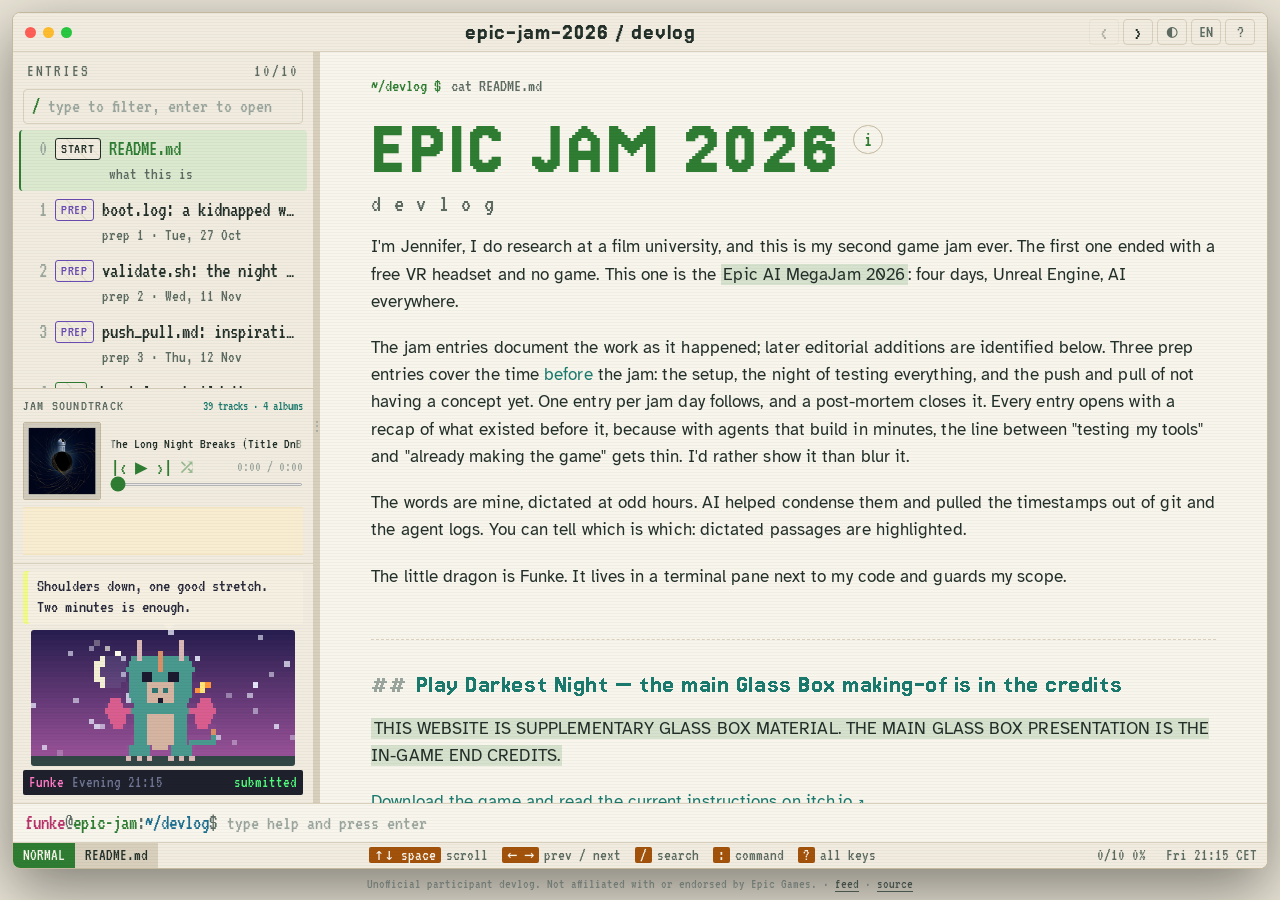
<file: index.html>
<!doctype html>
<html lang="en" data-theme="forest">
<head>
  <meta charset="utf-8">
  <meta name="viewport" content="width=device-width, initial-scale=1, viewport-fit=cover">
  <title>epic-jam-2026 / devlog</title>
  <meta name="description" content="A participant's terminal-style devlog for the Epic AI MegaJam 2026: Unreal Engine, two machines, a handful of AI agents and one small pixel dragon.">
  <meta name="author" content="Jennifer">
  <meta name="theme-color" content="#0b1411">
  <meta name="color-scheme" content="dark light">
  <link rel="canonical" href="https://jenniferied.github.io/epic-jam-2026-devlog/">
  <link rel="alternate" type="application/atom+xml" title="epic-jam-2026 / devlog" href="feed.xml">
  <link rel="icon" href="assets/favicon.svg" type="image/svg+xml">
  <link rel="manifest" href="site.webmanifest">

  <meta property="og:type" content="website">
  <meta property="og:title" content="epic-jam-2026 / devlog">
  <meta property="og:description" content="Terminal-style devlog for the Epic AI MegaJam 2026, written while it happens.">
  <meta property="og:url" content="https://jenniferied.github.io/epic-jam-2026-devlog/">
  <meta property="og:image" content="https://jenniferied.github.io/epic-jam-2026-devlog/assets/img/og.jpg">
  <meta name="twitter:card" content="summary_large_image">

  <link rel="preload" href="assets/fonts/VT323.ttf" as="font" type="font/ttf" crossorigin>
  <link rel="preconnect" href="https://fonts.googleapis.com">
  <link rel="preconnect" href="https://fonts.gstatic.com" crossorigin>
  <link rel="stylesheet" href="https://fonts.googleapis.com/css2?family=Atkinson+Hyperlegible:ital,wght@0,400;0,700;1,400&display=swap">
  <link rel="stylesheet" href="css/style.css?v=soundtrack-16">
  <script>
    // set theme and text size before first paint
    try {
      var s = JSON.parse(localStorage.getItem("devlog.prefs") || "{}");
      var th = s.theme || (matchMedia("(prefers-color-scheme: light)").matches ? "paper" : "forest");
      document.documentElement.dataset.theme = th;
      if (s.scale) document.documentElement.style.setProperty("--scale", s.scale);
      if (s.side) document.documentElement.style.setProperty("--side", s.side + "px");
    } catch (e) {}
  </script>
</head>
<body>
  <a class="skip" href="#reader" data-i18n="skip">Skip to entry</a>

  <div class="term" id="term">
    <header class="titlebar">
      <span class="lights" aria-hidden="true"><i></i><i></i><i></i></span>
      <h1 class="title"><a href="#/" data-i18n="site.title">epic-jam-2026 / devlog</a></h1>
      <span class="titlebar-tools">
        <button type="button" class="tb tb-nav" id="btn-prev">‹</button>
        <button type="button" class="tb tb-nav" id="btn-next">›</button>
        <button type="button" class="tb" id="btn-theme" aria-label="theme">◐</button>
        <button type="button" class="tb" id="btn-lang" aria-label="language">EN</button>
        <button type="button" class="tb" id="btn-help" aria-label="help">?</button>
      </span>
    </header>

    <div class="panes" id="panes">
      <nav class="side" id="side" aria-labelledby="side-label">
        <div class="pane-head"><span id="side-label" data-i18n="pane.entries">entries</span><span class="count" id="count"></span></div>
        <label class="filter">
          <span class="sr" data-i18n="filter.label">Filter entries</span>
          <span class="ps1" aria-hidden="true">/</span>
          <input id="filter" type="search" autocomplete="off" spellcheck="false" data-i18n-ph="filter.placeholder">
        </label>
        <ol class="list" id="list" role="listbox" aria-labelledby="side-label" tabindex="0"></ol>
        <section class="music" id="music" aria-label="Jam soundtrack">
          <div class="music-head"><span>jam soundtrack</span><button type="button" id="music-list" aria-label="Show playlist" aria-expanded="false">39 tracks · 4 albums</button></div>
          <div class="music-body">
            <img id="music-cover" src="assets/img/music/cover-the-long-night-breaks.webp" alt="" width="78" height="78">
            <div class="music-main">
              <div class="music-title-window"><div class="music-now" id="music-now"><span>The Long Night Breaks (Title DnB)</span><span aria-hidden="true">The Long Night Breaks (Title DnB)</span></div></div>
              <div class="music-controls">
                <button type="button" id="music-prev" aria-label="Previous track">|‹</button>
                <button type="button" id="music-play" aria-label="Play The Long Night Breaks" aria-pressed="false">▶</button>
                <button type="button" id="music-next" aria-label="Next track">›|</button>
                <button type="button" id="music-shuffle" aria-label="Shuffle" aria-pressed="false" title="Shuffle">⤮</button>
                <span id="music-time">0:00 / 0:00</span>
              </div>
              <input class="music-progress" id="music-progress" type="range" min="0" max="1000" value="0" aria-label="Track position">
            </div>
          </div>
          <canvas class="music-wave" id="music-wave" width="280" height="48" aria-label="Detailed mixed track waveform"></canvas>
          <div class="music-menu" id="music-menu" hidden></div>
          <audio id="music-audio" preload="metadata"></audio>
        </section>
        <section class="funke" id="funke" aria-live="polite">
          <p class="funke-bubble"></p>
          <canvas width="132" height="156" role="img" data-i18n-label="funke.label"></canvas>
          <div class="funke-status"></div>
        </section>
      </nav>

      <div class="divider" id="divider" role="separator" aria-orientation="vertical" tabindex="0" aria-label="Resize sidebar" aria-controls="side"></div>

      <main class="reader" id="reader" tabindex="-1" aria-live="polite">
        <noscript><p data-i18n="noscript">This devlog needs JavaScript for its terminal. The raw entries are plain markdown in the <a href="entries/">entries</a> folder.</p></noscript>
      </main>
    </div>

    <form class="prompt" id="prompt" autocomplete="off">
      <label for="cmd" class="ps1"><span class="u">funke</span>@<span class="h">epic-jam</span>:<span class="p" id="cwd">~/devlog</span>$</label>
      <input id="cmd" type="text" spellcheck="false" autocapitalize="off" data-i18n-ph="prompt.placeholder">
      <output id="cmd-out" class="cmd-out"></output>
    </form>

    <footer class="statusbar" id="statusbar">
      <span class="mode" id="mode">NORMAL</span>
      <span class="sb-file" id="sb-file">~/devlog</span>
      <span class="sb-fill hints" id="hints"></span>
      <span class="sb-pos" id="sb-pos"></span>
      <span class="sb-clock" id="sb-clock"></span>
    </footer>
  </div>

  <p class="disclaimer"><span data-i18n="site.disclaimer">Unofficial participant devlog. Not affiliated with or endorsed by Epic Games.</span> · <a href="feed.xml" data-i18n="footer.feed">feed</a> · <a href="https://github.com/jenniferied/epic-jam-2026-devlog" data-i18n="footer.source">source</a></p>

  <div class="lightbox" id="lightbox" role="dialog" aria-modal="true" hidden>
    <figure>
      <div class="lb-stage"><img id="lb-img" alt=""><div class="ph lb-ph" id="lb-ph" hidden></div></div>
      <figcaption id="lb-cap"></figcaption>
    </figure>
    <button type="button" class="lb-btn lb-prev" id="lb-prev">‹</button>
    <button type="button" class="lb-btn lb-next" id="lb-next">›</button>
    <button type="button" class="lb-btn lb-close" id="lb-close">×</button>
    <span class="lb-count" id="lb-count"></span>
  </div>

  <div class="help" id="help" role="dialog" aria-modal="true" aria-labelledby="help-title" hidden>
    <div class="help-box">
      <h2 id="help-title" data-i18n="help.title">keys</h2>
      <dl id="help-rows"></dl>
      <p class="help-close" data-i18n="help.close">press esc to close</p>
    </div>
  </div>

  <script src="js/md.js?v=soundtrack-16" defer></script>
  <script src="js/music.js?v=soundtrack-17" defer></script>
  <script src="js/funke.js?v=soundtrack-16" defer></script>
  <script src="js/app.js?v=post-jam-covers-1" defer></script>
</body>
</html>
</file>
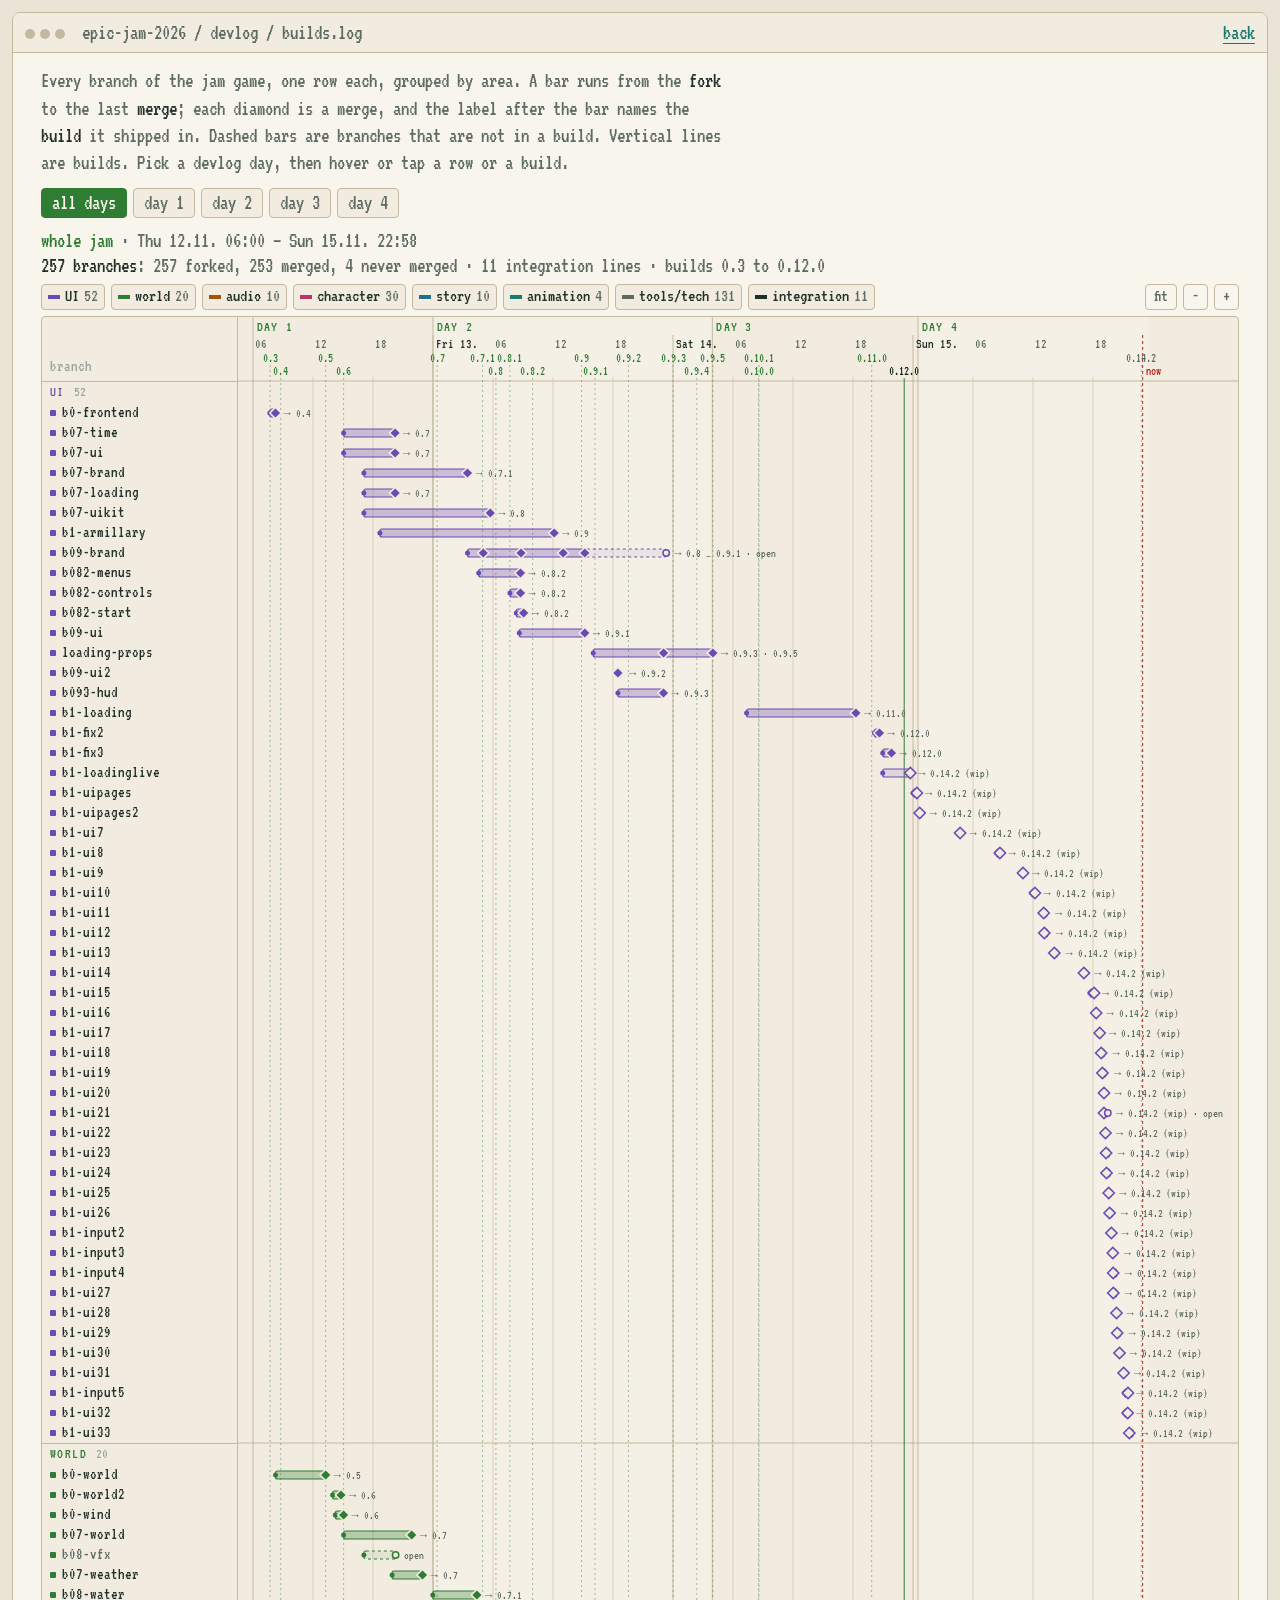
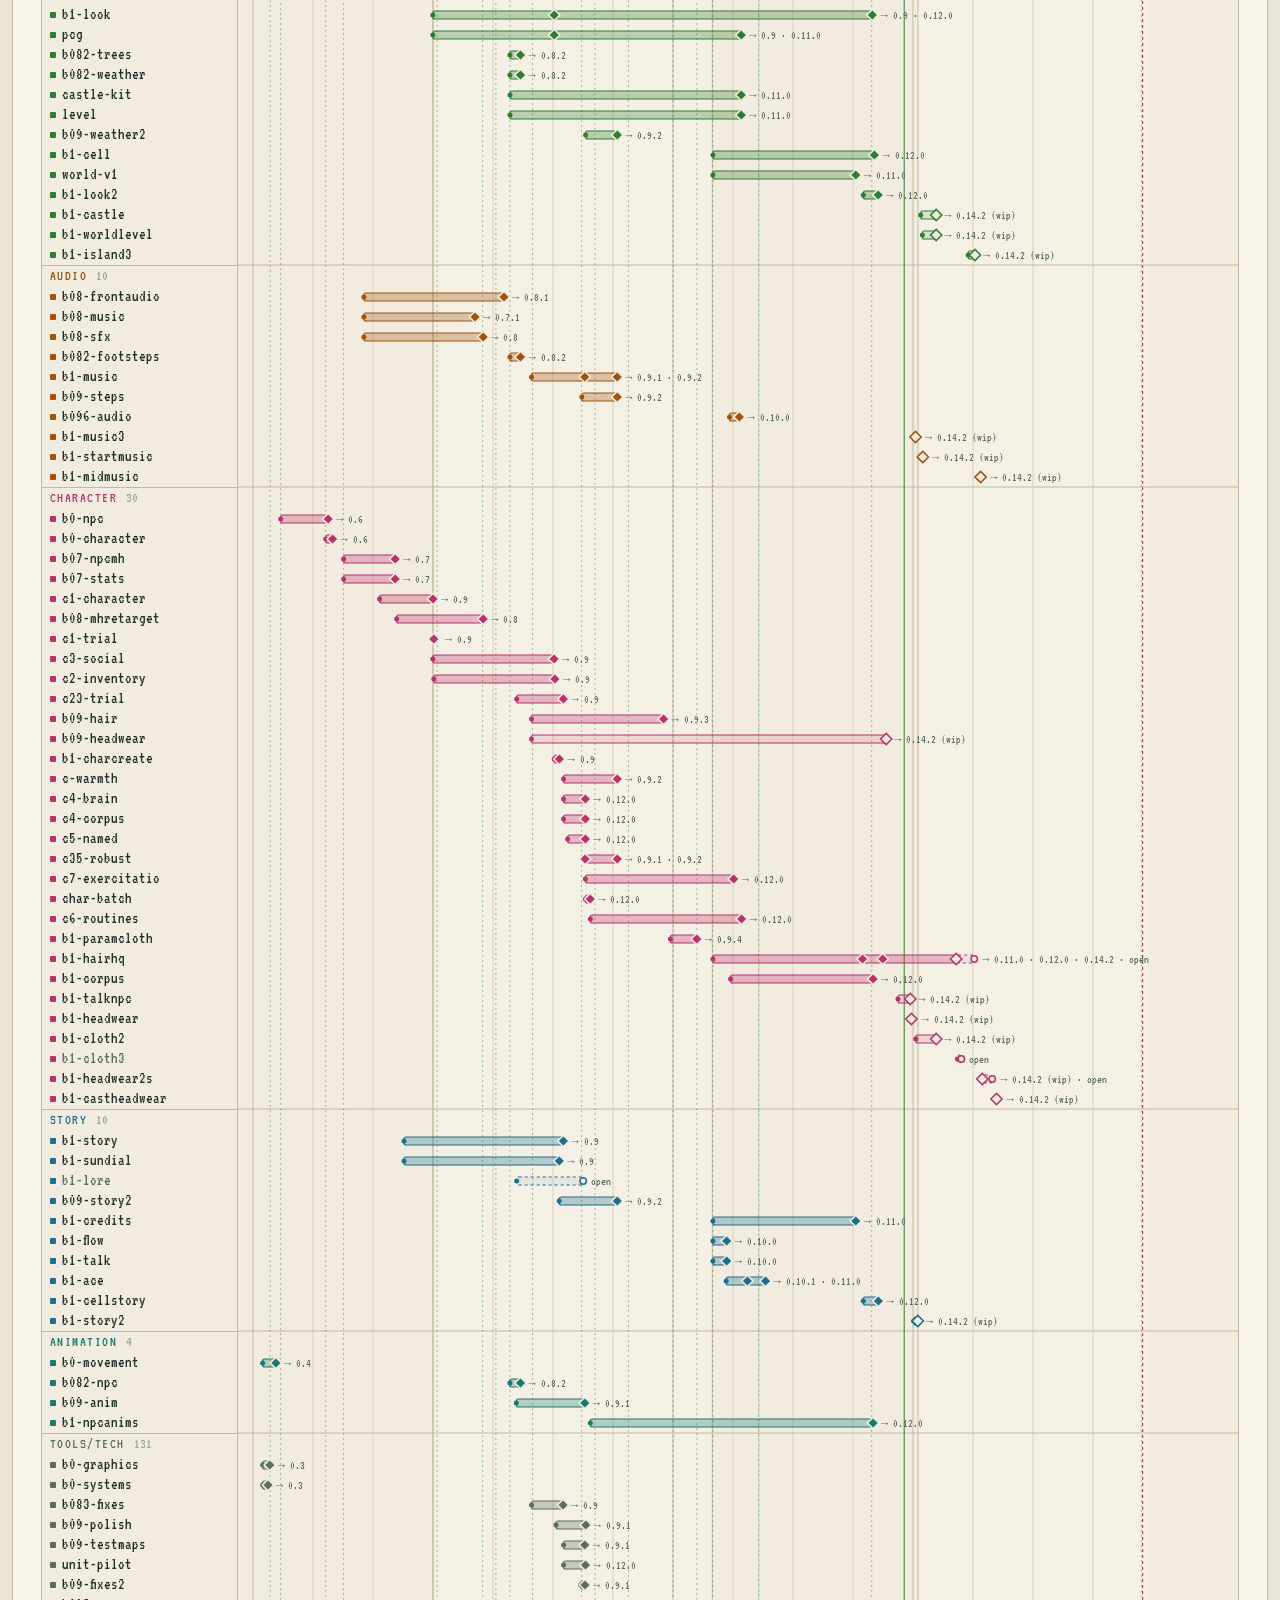
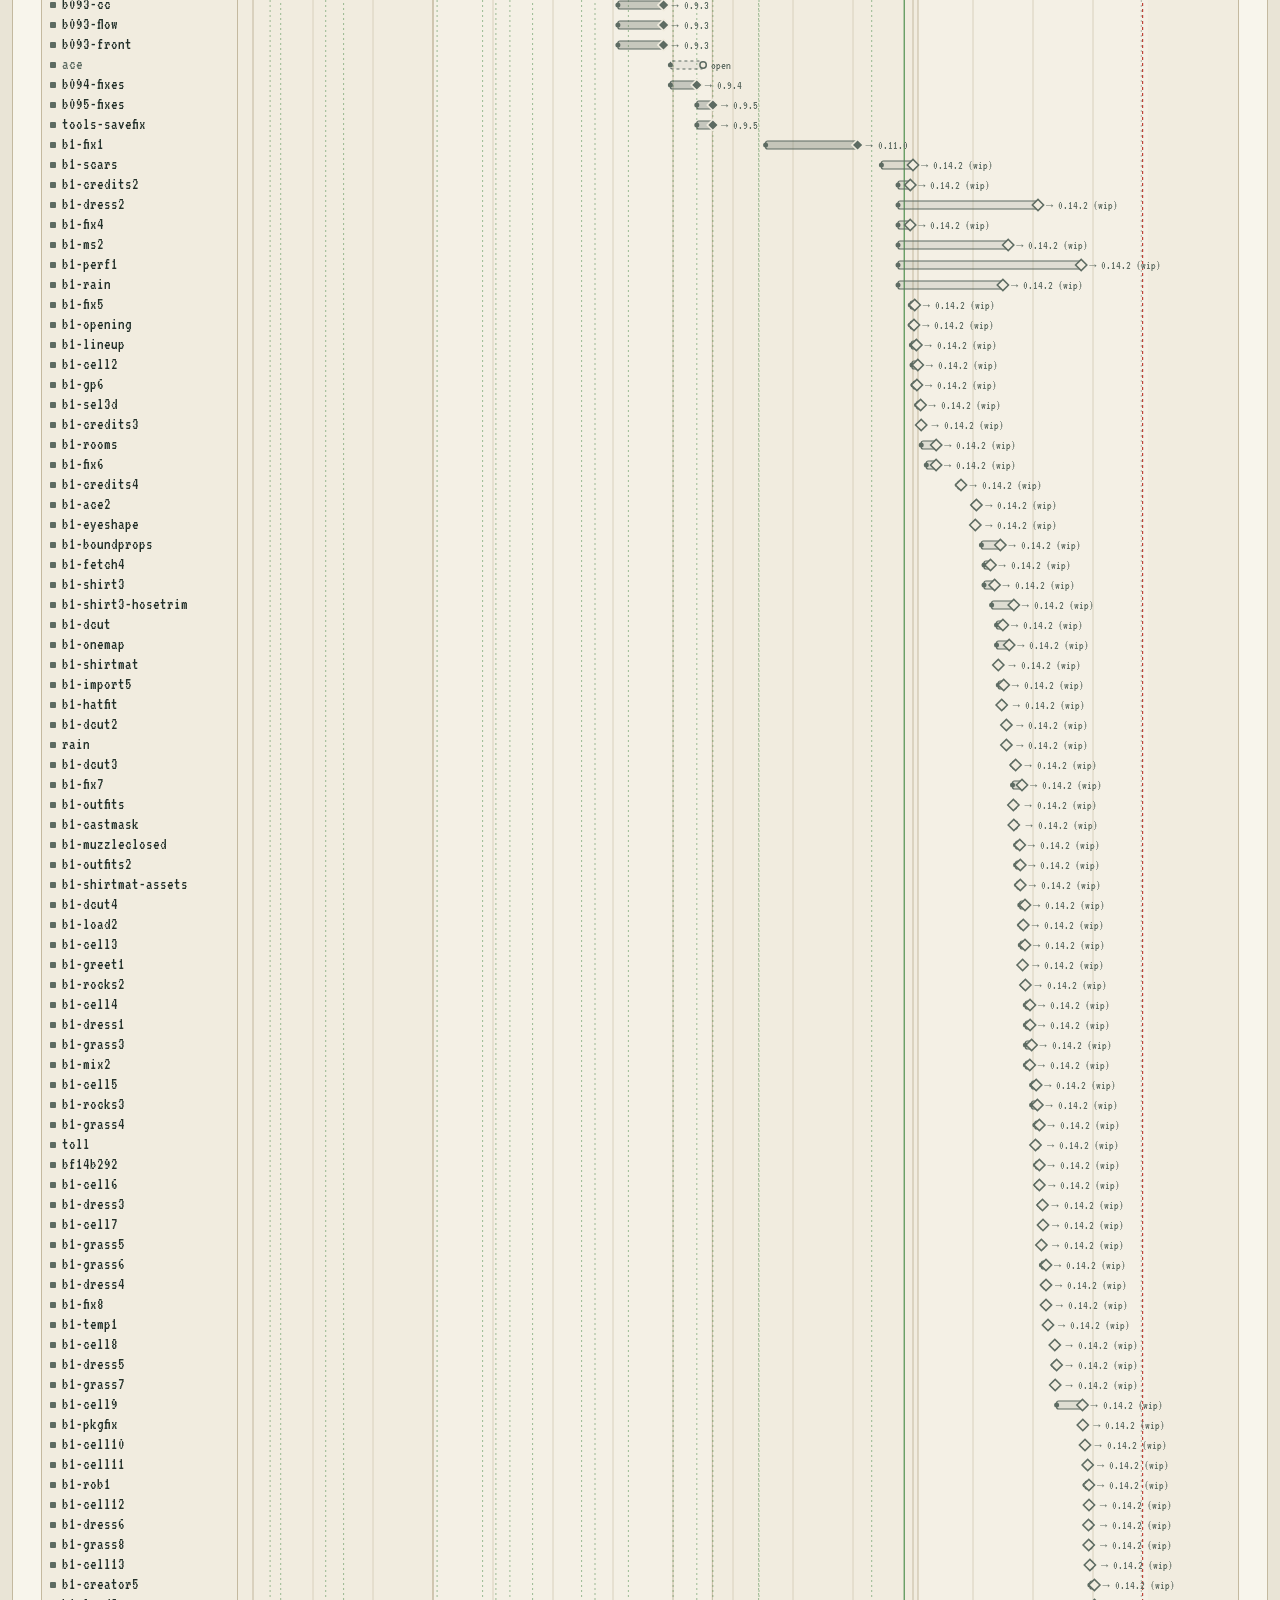
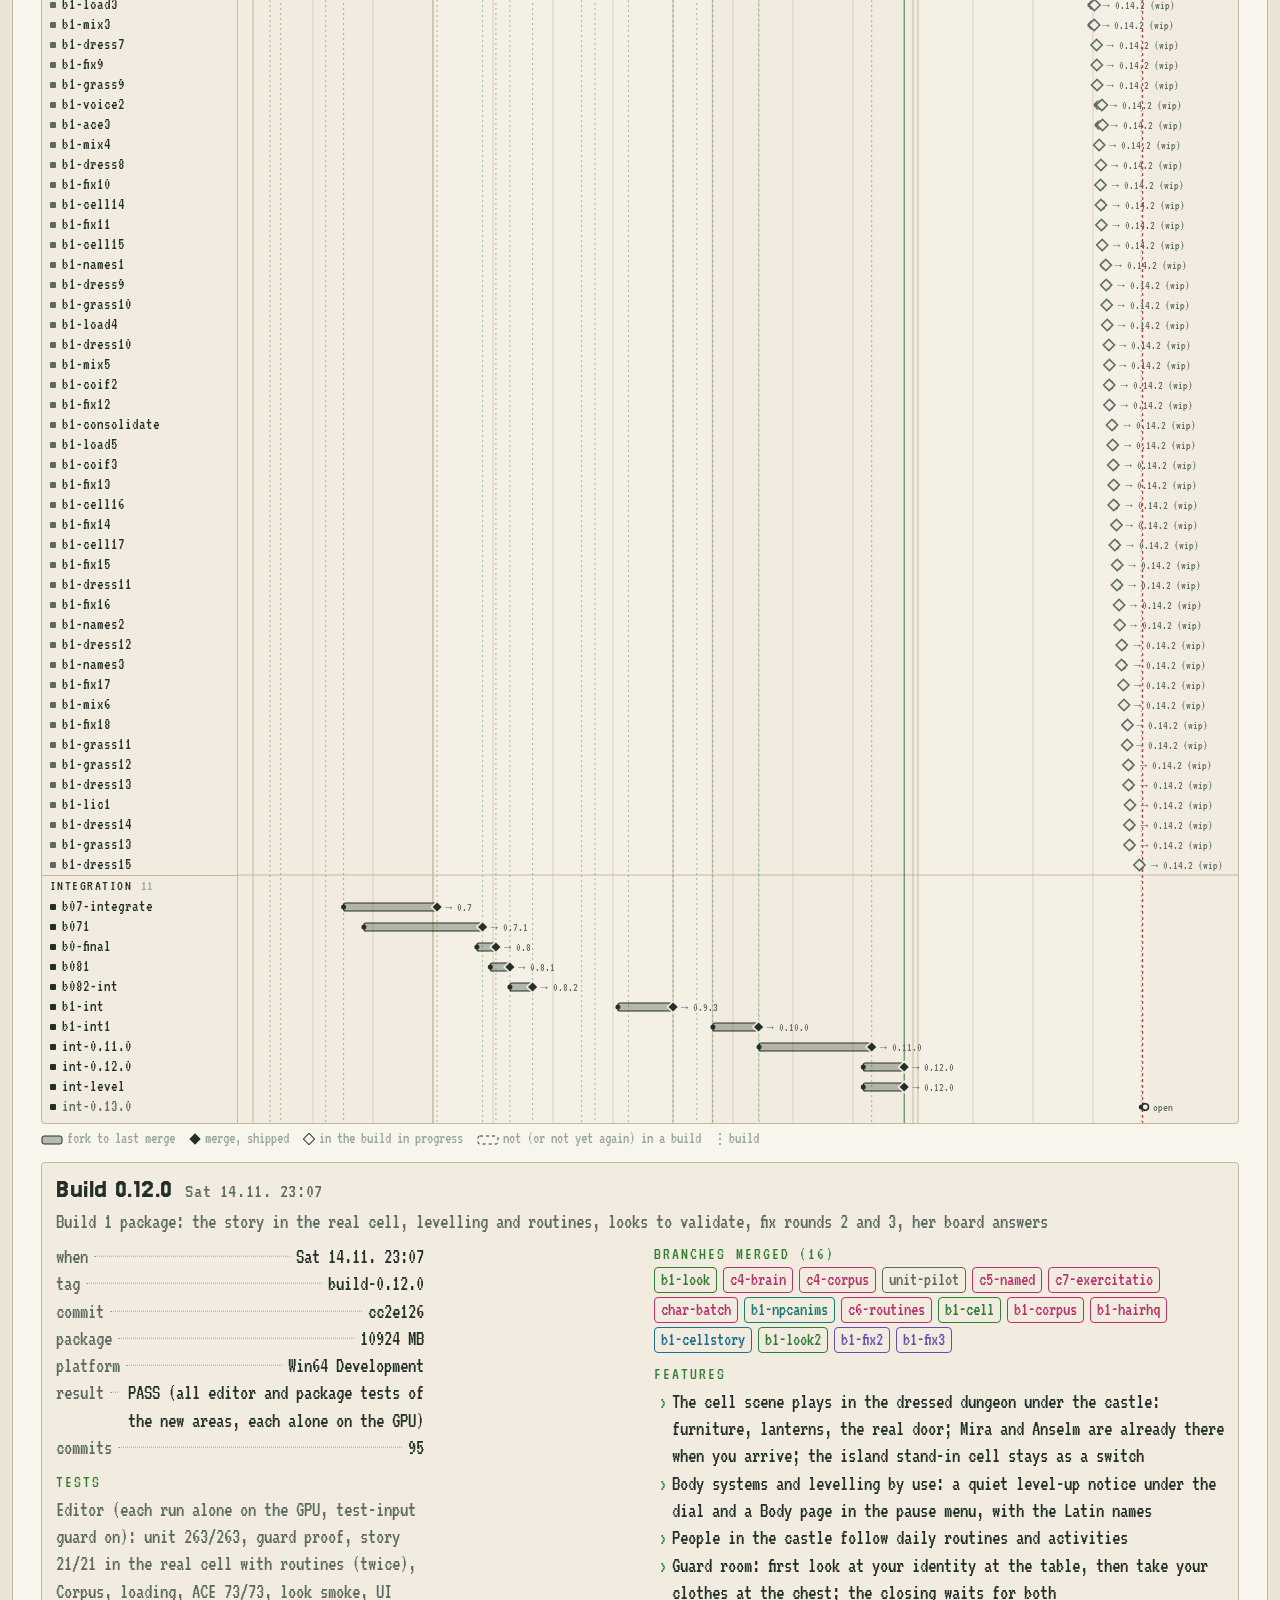
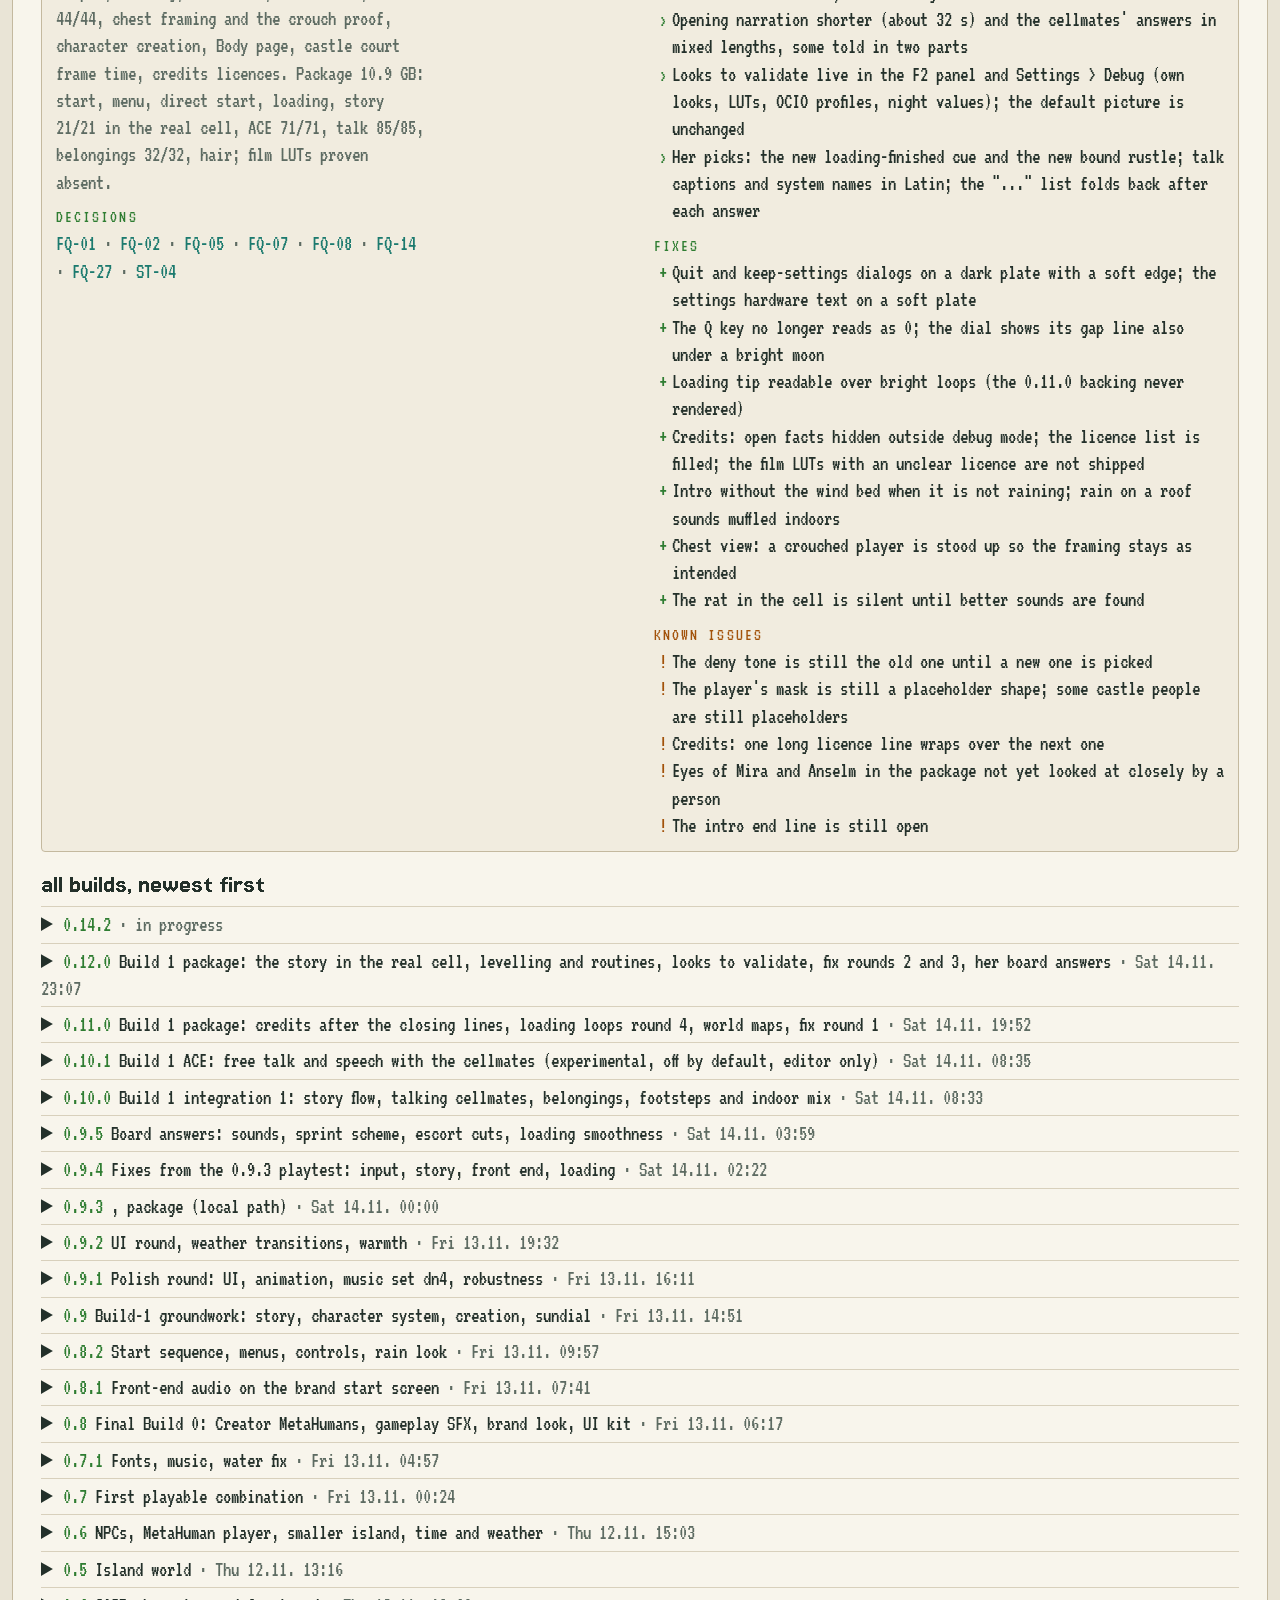
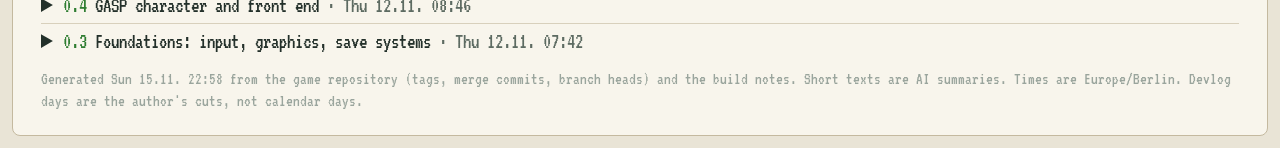
<file: builds.html>
<!doctype html>
<html lang="en" data-theme="forest">
<head>
<meta charset="utf-8">
<meta name="viewport" content="width=device-width, initial-scale=1">
<title>builds.log / epic-jam-2026 devlog</title>
<meta name="description" content="Every branch of the jam game, one row each: when it forked, when it was merged and which build it shipped in. Filter by devlog day with ?day=1, ?day=2, ...">
<meta name="color-scheme" content="dark light">
<link rel="icon" href="assets/favicon.svg" type="image/svg+xml">
<!-- Generated by tools/devlog/build_changelog.py in the jam repo. Do not edit; edit the template there. -->
<style>
@font-face { font-family: "VT323"; src: url("assets/fonts/VT323.ttf") format("truetype"); font-display: swap; }
@font-face { font-family: "Jersey 15"; src: url("assets/fonts/Jersey15.ttf") format("truetype"); font-display: swap; }
:root {
  --scale: 1; --fs: calc(21px * var(--scale));
  --mono: "VT323", ui-monospace, "SF Mono", Menlo, Consolas, monospace;
  --display: "Jersey 15", "VT323", ui-monospace, monospace;
  --radius: 4px;
  --nw: clamp(104px, 27vw, 196px);
}
:root, [data-theme="forest"] {
  --bg: #050a08; --term: #0b1411; --pane: #0f1a16; --line: #1f3229; --line-2: #2c4639;
  --fg: #cfe5d3; --dim: #7c978a; --faint: #4a6257;
  --accent: #9be36d; --accent-2: #6fd3c1; --sel-bg: #1d3a2b; --sel-fg: #eaffdf;
  --voice: #ffc46b; --pink: #ff8fb1; --blue: #8be9fd; --violet: #c3a6ff; --red: #ff6e6e;
  color-scheme: dark;
}
[data-theme="amber"] {
  --bg: #0a0603; --term: #140d06; --pane: #1a1108; --line: #3a2610; --line-2: #553714;
  --fg: #ffd9a1; --dim: #b98d53; --faint: #6e5230;
  --accent: #ffb000; --accent-2: #ffcf66; --sel-bg: #3d2709; --sel-fg: #fff1d6;
  --voice: #7fe3ff; --pink: #ff9f80; --blue: #7fe3ff; --violet: #ffbf80; --red: #ff6a4d;
  color-scheme: dark;
}
[data-theme="paper"] {
  --bg: #e9e4d6; --term: #f8f5ec; --pane: #f1ecdf; --line: #d8d0bc; --line-2: #c4b99f;
  --fg: #23302a; --dim: #5d6b62; --faint: #9aa59d;
  --accent: #2f7d32; --accent-2: #1b7a6e; --sel-bg: #dbe9cf; --sel-fg: #11240f;
  --voice: #a2520a; --pink: #b8336a; --blue: #1d6f8f; --violet: #6a4bb3; --red: #b42318;
  color-scheme: light;
}
/* one colour per area, taken from the site's theme tokens */
.a-ui { --c: var(--violet); } .a-world { --c: var(--accent); } .a-audio { --c: var(--voice); }
.a-character { --c: var(--pink); } .a-story { --c: var(--blue); } .a-animation { --c: var(--accent-2); } .a-tools { --c: var(--dim); }
.a-integration { --c: var(--fg); }
[data-theme="amber"] .a-ui { --c: #d9a8ff; } [data-theme="amber"] .a-story { --c: #7fe3ff; } [data-theme="amber"] .a-audio { --c: #ffe08a; }
[data-theme="amber"] .a-world { --c: #b6e36d; } [data-theme="amber"] .a-animation { --c: #6fd3c1; }

*, *::before, *::after { box-sizing: border-box; }
html, body { margin: 0; }
body { background: var(--bg); color: var(--fg); font: var(--fs)/1.3 var(--mono); font-synthesis: none; padding: 12px; position: relative; }
body.embed { background: var(--term); padding: 0; }
a { color: var(--accent-2); text-underline-offset: .18em; text-decoration-thickness: 1px; }
a:hover { color: var(--accent); }
button { font: inherit; color: inherit; background: none; border: 0; padding: 0; cursor: pointer; text-align: left; }
:focus-visible { outline: 2px dashed var(--accent); outline-offset: 2px; }
.term { max-width: 1440px; margin: 0 auto; background: var(--term); border: 1px solid var(--line-2); border-radius: 8px; overflow: hidden; }
body.embed .term { border: 0; border-radius: 0; max-width: none; }
.titlebar { display: flex; align-items: center; gap: 12px; padding: 6px 12px; border-bottom: 1px solid var(--line-2); background: var(--pane); }
.titlebar .lights i { display: inline-block; width: 10px; height: 10px; margin-right: 5px; border-radius: 50%; background: var(--line-2); }
.titlebar h1 { font: inherit; margin: 0; color: var(--dim); flex: 1; min-width: 0; overflow: hidden; text-overflow: ellipsis; white-space: nowrap; }
.titlebar h1 a { color: inherit; text-decoration: none; }
body.embed .titlebar, body.embed .lead, body.embed .days, body.embed .stage, body.embed .log, body.embed .foot { display: none; }
.wrap { padding: 14px clamp(10px, 2.5vw, 28px) 22px; }
body.embed .wrap { padding: 8px 8px 4px; }
.lead { color: var(--dim); margin: 0 0 12px; max-width: 86ch; }
.lead b { color: var(--fg); font-weight: 400; }

.days { display: flex; flex-wrap: wrap; gap: 6px; margin: 0 0 10px; }
.days a { border: 1px solid var(--line-2); border-radius: var(--radius); padding: 0 10px; color: var(--dim); text-decoration: none; background: var(--pane); }
.days a:hover { border-color: var(--accent); color: var(--fg); }
.days a[aria-current="page"] { background: var(--accent); border-color: var(--accent); color: var(--term); }
.sum { margin: 0 0 6px; color: var(--dim); line-height: 1.2; }
.sum b { color: var(--fg); font-weight: 400; }
.sum .k { color: var(--accent); }

.bar { display: flex; flex-wrap: wrap; gap: 4px 6px; align-items: center; margin-bottom: 6px; font-size: .86em; }
.chip { border: 1px solid var(--line-2); border-radius: var(--radius); padding: 0 6px; color: var(--fg); display: inline-flex; align-items: center; gap: 5px; background: var(--pane); }
.chip i { width: 12px; height: 4px; background: var(--c); display: inline-block; }
.chip small { color: var(--dim); font-size: 1em; }
.chip[aria-pressed="false"] { color: var(--faint); background: none; }
.chip[aria-pressed="false"] i { background: var(--faint); }
.bar .sp { flex: 1; }
.tool { border: 1px solid var(--line-2); border-radius: var(--radius); padding: 0 8px; color: var(--dim); }
.tool:hover, .chip:hover { border-color: var(--accent); color: var(--fg); }

.gantt { display: flex; border: 1px solid var(--line-2); border-radius: var(--radius); background: var(--pane); }
.names { flex: 0 0 var(--nw); width: var(--nw); position: relative; border-right: 1px solid var(--line-2); font-size: .78em; line-height: 1; }
.names > * { position: absolute; left: 0; right: 0; display: flex; align-items: center; padding: 0 6px 0 8px; white-space: nowrap; overflow: hidden; }
.names .hd { align-items: flex-end; padding-bottom: 6px; color: var(--faint); }
.names .grp { color: var(--c); text-transform: uppercase; letter-spacing: .1em; font-size: .9em; border-top: 1px solid var(--line-2); }
.names .grp small { color: var(--faint); margin-left: .6em; letter-spacing: 0; font-size: 1em; }
.names .nm { color: var(--fg); width: 100%; }
.names .nm::before { content: ""; flex: 0 0 auto; width: 6px; height: 6px; border-radius: 1px; background: var(--c); margin-right: 6px; }
.names .nm span { overflow: hidden; text-overflow: ellipsis; }
.names .nm.st-open span { color: var(--dim); }
.names .nm:hover, .names .nm.on { background: var(--sel-bg); color: var(--sel-fg); }
.scroll { overflow-x: auto; overflow-y: hidden; flex: 1; min-width: 0; scrollbar-width: thin; scrollbar-color: var(--line-2) transparent; }
svg { display: block; font-family: var(--mono); }
svg text { fill: var(--dim); font-size: 14px; }
.grid { stroke: var(--line); stroke-width: 1; }
.grid.d { stroke: var(--line-2); }
.band { fill: var(--term); opacity: .55; }
text.dl { fill: var(--accent); font-size: 15px; letter-spacing: .08em; }
text.dd { fill: var(--fg); }
.outside { fill: url(#hatch); }
.now { stroke: var(--red); stroke-width: 1; stroke-dasharray: 3 3; }
text.nowt { fill: var(--red); font-size: 13px; }
.build { cursor: pointer; }
.build line { stroke: var(--accent); stroke-width: 1; stroke-dasharray: 2 3; opacity: .45; }
.build text { fill: var(--accent); font-size: 13px; text-anchor: middle; }
.build.wip text { fill: var(--dim); }
.build.wip line { stroke: var(--dim); }
.build:hover line, .build.on line { opacity: 1; stroke-dasharray: none; }
.build.on text { fill: var(--sel-fg); }
.ln .rowbg { fill: transparent; }
.ln:hover .rowbg, .ln.on .rowbg { fill: var(--sel-bg); }
.ln .bar { fill: var(--c); fill-opacity: .3; stroke: var(--c); stroke-width: 1.2; }
.ln.wip .bar { fill-opacity: .14; }
.ln .tail, .ln.open .bar { fill: var(--c); fill-opacity: .08; stroke: var(--c); stroke-width: 1.2; stroke-dasharray: 3 3; }
.ln .fk { fill: var(--c); }
.ln .mg { fill: var(--c); stroke: var(--pane); stroke-width: 1.5; }
.ln .mg.w { fill: var(--pane); stroke: var(--c); }
.ln .hd { fill: var(--pane); stroke: var(--c); stroke-width: 1.5; }
.ln text.el { fill: var(--dim); font-size: 12px; }
.ln.on text.el { fill: var(--fg); }
.ln .hit { fill: transparent; cursor: pointer; }
.legend { color: var(--faint); font-size: .76em; margin: 4px 0 0; display: flex; flex-wrap: wrap; gap: 2px 14px; }
.legend svg { display: inline-block; vertical-align: -2px; margin-right: 4px; }
.empty { padding: 14px; color: var(--dim); }

.card { position: absolute; z-index: 10; width: min(42ch, calc(100vw - 12px)); background: var(--term); border: 1px solid var(--accent); border-radius: var(--radius); padding: 6px 10px 8px; font-size: .82em; line-height: 1.2; box-shadow: 0 6px 20px rgba(0, 0, 0, .45); }
.card:not(.pin) { pointer-events: none; }
.card h4 { font: inherit; margin: 0 1.6em 2px 0; color: var(--c, var(--accent)); font-size: 1.12em; }
.card h4 small { color: var(--dim); font-size: .85em; margin-left: .5em; }
.card p { margin: 0 0 4px; }
.card .x { position: absolute; right: 6px; top: 2px; color: var(--dim); font-size: 1.2em; }
.card .x:hover { color: var(--accent); }
.card:not(.pin) .x { display: none; }
.card ul { margin: 2px 0 0; }
.card .ft { margin-top: 4px; color: var(--faint); }

.row { display: flex; align-items: baseline; gap: 6px; }
.row .k { color: var(--dim); white-space: nowrap; }
.row .dots { flex: 1; border-bottom: 1px dotted var(--faint); transform: translateY(-.3em); min-width: 1ch; }
.row .v { text-align: right; }

.stage { margin-top: 14px; }
.detail { border: 1px solid var(--line-2); border-radius: var(--radius); background: var(--pane); padding: 10px 14px 12px; }
.detail h2 { font: 400 1.4em/1.1 var(--display); margin: 0 0 2px; letter-spacing: .02em; }
.detail h2 small { font: var(--fs)/1 var(--mono); font-size: .7em; color: var(--dim); margin-left: .6em; }
.detail .sub { color: var(--dim); margin: 0 0 8px; }
.cols { display: grid; grid-template-columns: repeat(auto-fit, minmax(min(100%, 280px), 1fr)); gap: 4px 28px; }
.cols > div:first-child { max-width: 46ch; }
.cols h3:first-child { margin-top: 10px; }
h3 { font: inherit; color: var(--accent); text-transform: uppercase; letter-spacing: .12em; font-size: .82em; margin: 10px 0 2px; }
h3.warn { color: var(--voice); }
ul { list-style: none; margin: 0; padding-left: 2.2ch; }
ul > li::before { content: "›"; color: var(--accent); margin-left: -1.6ch; margin-right: .6ch; }
ul.fix > li::before { content: "+"; }
ul.known > li::before { content: "!"; color: var(--voice); }
.brs { display: flex; flex-wrap: wrap; gap: 4px 6px; margin-top: 2px; }
.br { border: 1px solid var(--c); color: var(--c); border-radius: var(--radius); padding: 0 6px; font-size: .88em; }
.br:hover { background: var(--c); color: var(--term); }
.codes { color: var(--dim); }
.codes code { color: var(--accent-2); font: inherit; }
.muted { color: var(--dim); }

.log { margin-top: 18px; }
.log > h2 { font: 400 1.3em/1.1 var(--display); margin: 0 0 6px; }
details { border-top: 1px solid var(--line); padding: 4px 0; }
summary { cursor: pointer; }
summary b { font-weight: 400; color: var(--accent); }
summary span { color: var(--dim); }
details > div { padding: 2px 0 8px 2.2ch; }
.foot { color: var(--faint); font-size: .8em; margin: 10px 0 0; }
</style>
<script>
  try {
    var s = JSON.parse(localStorage.getItem("devlog.prefs") || "{}");
    document.documentElement.dataset.theme = new URLSearchParams(location.search).get("theme") || s.theme || (matchMedia("(prefers-color-scheme: light)").matches ? "paper" : "forest");
    if (s.scale) document.documentElement.style.setProperty("--scale", s.scale);
  } catch (e) {}
</script>
</head>
<body>
<div class="term" id="term">
  <header class="titlebar">
    <span class="lights" aria-hidden="true"><i></i><i></i><i></i></span>
    <h1><a href="index.html#/builds">epic-jam-2026 / devlog</a> / builds.log</h1>
    <a href="index.html#/builds">back</a>
  </header>
  <div class="wrap">
    <p class="lead">Every branch of the jam game, one row each, grouped by area. A bar runs from the <b>fork</b> to the last <b>merge</b>; each diamond is a merge, and the label after the bar names the <b>build</b> it shipped in. Dashed bars are branches that are not in a build. Vertical lines are builds. Pick a devlog day, then hover or tap a row or a build.</p>
    <nav class="days" id="days" aria-label="Devlog day"></nav>
    <p class="sum" id="sum" aria-live="polite"></p>
    <div class="bar" id="bar"></div>
    <div class="gantt" id="gantt"><div class="names" id="names"></div><div class="scroll" id="scroll" tabindex="0" aria-label="Branch chart, scrolls sideways"></div></div>
    <p class="legend" id="legend"></p>
    <div class="stage"><section class="detail" id="detail" aria-live="polite"></section></div>
    <section class="log" id="log"></section>
    <p class="foot" id="foot"></p>
  </div>
</div>
<div class="card" id="card" hidden></div>
<script>
(function () {
  "use strict";
  const D = {"generated":"2026-11-15T22:58+01:00","jam":{"start":"2026-11-12T06:00:00+01:00","end":"2026-11-16T02:59:00+01:00"},"days":[{"id":"1","label":"Day 1","start":"2026-11-12T06:00:00+01:00","end":"2026-11-13T00:00:00+01:00"},{"id":"2","label":"Day 2","start":"2026-11-13T00:00:00+01:00","end":"2026-11-14T03:56:00+01:00"},{"id":"3","label":"Day 3","start":"2026-11-14T03:56:00+01:00","end":"2026-11-15T00:30:00+01:00"},{"id":"4","label":"Day 4","start":"2026-11-15T00:30:00+01:00","end":null}],"areas":[{"id":"ui","label":"UI"},{"id":"world","label":"world"},{"id":"audio","label":"audio"},{"id":"character","label":"character"},{"id":"story","label":"story"},{"id":"animation","label":"animation"},{"id":"tools","label":"tools/tech"},{"id":"integration","label":"integration"}],"builds":[{"version":"0.3","tag":null,"commit":"5fc3099","time":"2026-11-12T07:42:22+01:00","status":"released","branches":[{"name":"b0-graphics","head":"175c294","area":"tools","purpose":"Graphics settings, DLSS with TSR fallback, presets, debug overlay","via":"merge","merge_commit":"16f4972","merge_time":"2026-11-12T07:40:56+01:00","head_time":"2026-11-12T07:35:37+01:00","fork_time":"2026-11-12T06:57:31+01:00"},{"name":"b0-systems","head":"af6c59c","area":"tools","purpose":"Save/load with slots and autosave, game clock, settings persistence","via":"merge","merge_commit":"68a38b2","merge_time":"2026-11-12T07:29:43+01:00","head_time":"2026-11-12T07:29:07+01:00","fork_time":"2026-11-12T06:57:31+01:00"}],"commits":15,"title":"Foundations: input, graphics, save systems","package":{"platform":"Win64 Development","result":"PASS","size_mb":1314,"pdb_mb":380},"platforms":[{"platform":"Win64 Development","result":"PASS","size_mb":1314,"pdb_mb":380},{"platform":"Mac Development (native)","result":"PASS with known start crash","size_mb":902}],"features":["Enhanced Input layer in code with an automated input smoke test","Graphics settings with DLSS and a TSR fallback, presets, debug overlay","Save/load with numbered slots and autosave ring, game clock, settings persistence"],"fixes":["Mac link error (missing engine module dependency)","Input smoke test is re-runnable: real loads are blocked during the test"],"known_issues":["Mac: start crash in 1 of 5 launches (exit 139, no log)"],"tests":"Win64 and Mac packages: start marker, input smoke (66 checks), save/load/slots and DLSS/TSR status pass.","held":[],"curated":true,"decisions":[]},{"version":"0.4","tag":null,"commit":"173ac9b","time":"2026-11-12T08:46:11+01:00","status":"released","branches":[{"name":"b0-movement","head":null,"area":"animation","purpose":"GASP character on the C++ character, dynamic camera with first person, equipment slots","via":"fast-forward","merge_commit":"b9fe148","merge_time":"2026-11-12T08:17:30+01:00","head_time":"2026-11-12T08:17:30+01:00","fork_time":"2026-11-12T06:57:31+01:00"},{"name":"b0-frontend","head":"8e8e645","area":"ui","purpose":"Front-end flow (studio, title, menu), pause menu, letterbox opening","via":"merge","merge_commit":"adbc29f","merge_time":"2026-11-12T08:15:13+01:00","head_time":"2026-11-12T08:14:45+01:00","fork_time":"2026-11-12T07:40:56+01:00"}],"commits":9,"title":"GASP character and front end","package":{"platform":"Win64 Development","result":"PASS","size_mb":1405,"pdb_mb":396},"platforms":[{"platform":"Win64 Development","result":"PASS","size_mb":1405,"pdb_mb":396},{"platform":"Mac Development (native)","result":"PASS","size_mb":996}],"features":["GASP character on the C++ character with dynamic camera, first person and equipment slots","Front-end flow (studio, title, menu), pause menu, letterbox opening sequence"],"fixes":[],"known_issues":[],"tests":"Win64 and Mac packages: smoke, input (66 checks), movement test (19 flags incl. traversal), front-end test, save/load/slots pass.","held":[],"curated":true,"decisions":[]},{"version":"0.5","tag":null,"commit":"048479f","time":"2026-11-12T13:16:12+01:00","status":"released","branches":[{"name":"b0-world","head":"631f634","area":"world","purpose":"Island map, sky and weather bridge, water, PCG scatter","via":"merge","merge_commit":"048479f","merge_time":"2026-11-12T13:16:12+01:00","head_time":"2026-11-12T09:07:02+01:00","fork_time":"2026-11-12T08:15:13+01:00"}],"commits":2,"title":"Island world","package":null,"platforms":[],"features":["Island map, first large version (about 1.5 km)","Sky and weather bridge (Ultra Dynamic Sky), ocean, PCG scatter","Automated world test with camera shots"],"fixes":[],"known_issues":["Not packaged on its own; it shipped inside Build 0.6"],"tests":"No own package; the world test ran with Build 0.6.","held":[],"curated":true,"decisions":[]},{"version":"0.6","tag":null,"commit":"df1751b","time":"2026-11-12T15:03:35+01:00","status":"released","branches":[{"name":"b0-npc","head":null,"area":"character","purpose":"NPC scaffold: spawners, schedules, NPC test","via":"fast-forward","merge_commit":"e581413","merge_time":"2026-11-12T13:31:29+01:00","head_time":"2026-11-12T13:31:29+01:00","fork_time":"2026-11-12T08:46:11+01:00"},{"name":"b0-character","head":"14388d2","area":"character","purpose":"MetaHuman appearance on the player character","via":"merge","merge_commit":"8b46606","merge_time":"2026-11-12T13:57:52+01:00","head_time":"2026-11-12T13:41:29+01:00","fork_time":"2026-11-12T13:16:12+01:00"},{"name":"b0-world2","head":"8897340","area":"world","purpose":"Smaller jam island (large one kept), NPC groups, volumetrics, opening cameras","via":"merge","merge_commit":"b0b2206","merge_time":"2026-11-12T14:47:50+01:00","head_time":"2026-11-12T14:42:30+01:00","fork_time":"2026-11-12T13:57:52+01:00"},{"name":"b0-wind","head":"7883da4","area":"world","purpose":"Wind-animated maples rendered without Nanite (smear fix)","via":"merge","merge_commit":"df1751b","merge_time":"2026-11-12T15:03:35+01:00","head_time":"2026-11-12T15:02:09+01:00","fork_time":"2026-11-12T14:13:31+01:00"}],"commits":16,"title":"NPCs, MetaHuman player, smaller island, time and weather","package":{"platform":"Win64 Development","result":"PASS","size_mb":1941,"pdb_mb":401},"platforms":[{"platform":"Win64 Development","result":"PASS","size_mb":1941,"pdb_mb":401}],"features":["NPC scaffold: spawners, groups across the island, night schedule","MetaHuman appearance on the player character","Jam island at half size (0.75 km), large variant kept","Time and weather: clock holds and speed setting, time HUD, weather director","Volumetric light and fog, opening cameras"],"fixes":["Opening cutscene smear (dummy anchored to the player)","Wind smear on maples (wind-animated trees render without Nanite)","Moon fix in the sky system","Unity-build name clashes after merging world, systems and tests"],"known_issues":[],"tests":"Win64 package, all pass: smoke, input, movement, front end, world (10/10 shots), time, NPC, appearance, save/load/slots.","held":[],"curated":true,"decisions":[]},{"version":"0.7","tag":"build-0.7","commit":"4ecb188","time":"2026-11-13T00:24:38+01:00","status":"released","branches":[{"name":"b07-npcmh","head":"c9c477e","area":"character","purpose":"NPCs ready for MetaHumans, LOD tiers","via":"merge","merge_commit":"7c11968","merge_time":"2026-11-12T20:13:00+01:00","head_time":"2026-11-12T17:34:41+01:00","fork_time":"2026-11-12T15:03:35+01:00"},{"name":"b07-stats","head":"18d7510","area":"character","purpose":"Health, stamina, light and dark attributes, bars, debug orbs","via":"merge","merge_commit":"05e36b4","merge_time":"2026-11-12T20:13:00+01:00","head_time":"2026-11-12T18:39:01+01:00","fork_time":"2026-11-12T15:03:35+01:00"},{"name":"b07-time","head":"1ba5984","area":"ui","purpose":"Time HUD: sundial/compass, Latin weekdays, weather symbol, clock speed keys","via":"merge","merge_commit":"1c7ad53","merge_time":"2026-11-12T20:12:47+01:00","head_time":"2026-11-12T19:54:33+01:00","fork_time":"2026-11-12T15:03:35+01:00"},{"name":"b07-ui","head":"1ba565a","area":"ui","purpose":"Controls page, debug mode and view, auto graphics, settings summary, quit to desktop","via":"merge","merge_commit":"525525b","merge_time":"2026-11-12T20:12:32+01:00","head_time":"2026-11-12T18:24:14+01:00","fork_time":"2026-11-12T15:03:35+01:00"},{"name":"b07-world","head":"b3163a1","area":"world","purpose":"Jump course, teleport orbs, castle visible, finer terrain","via":"merge","merge_commit":"1f29f0e","merge_time":"2026-11-12T21:52:27+01:00","head_time":"2026-11-12T20:12:02+01:00","fork_time":"2026-11-12T15:03:35+01:00"},{"name":"b07-loading","head":"ce5ed59","area":"ui","purpose":"Loading screen MVP with travel fade","via":"merge","merge_commit":"3116b0d","merge_time":"2026-11-12T20:13:13+01:00","head_time":"2026-11-12T18:41:14+01:00","fork_time":"2026-11-12T17:05:26+01:00"},{"name":"b07-weather","head":"9c59521","area":"world","purpose":"Weather-driven wind, visible rain, wetness, storm with lightning and thunder","via":"merge","merge_commit":"0ac7648","merge_time":"2026-11-12T22:56:53+01:00","head_time":"2026-11-12T21:55:59+01:00","fork_time":"2026-11-12T19:54:33+01:00"}],"commits":24,"title":"First playable combination","package":{"platform":"Win64 Development","result":"PASS except orb course check","size_mb":2848,"pdb_mb":416},"platforms":[{"platform":"Win64 Development","result":"PASS except orb course check","size_mb":2848,"pdb_mb":416},{"platform":"Mac Development (native)","result":"PASS","size_mb":2150}],"features":["Controls page, debug mode and view, auto graphics, quit to desktop","Time HUD with sundial/compass, Latin weekdays and weather symbol","Health, stamina, light and dark with bars and debug orbs","NPCs ready for MetaHumans with LOD tiers","Loading screen with travel fade","Jump course, teleport orbs, visible castle, finer terrain","Weather: wind, visible rain, wetness, storm with lightning and thunder"],"fixes":["Bypass travel never opened the level (first package failed smoke, input and UI tests)","Crash at the end of the orb travel fade","Unity-build name clashes exposed by the weather merge"],"known_issues":["Orb course check fails: the pawn does not start a traversal at the hurdle","Package moved to a second drive because the system drive ran full"],"tests":"Win64 full suite passes except the orb course check. Mac package passes its subset (smoke, front end, world, weather, time, stats, loading, UI).","held":[],"curated":true,"decisions":[]},{"version":"0.7.1","tag":"build-0.7.1","commit":"5e4b4d3","time":"2026-11-13T04:57:20+01:00","status":"released","branches":[{"name":"b07-brand","head":"85b2691","area":"ui","purpose":"Type system: IM Fell English SC, IM Fell Great Primer, Barlow","via":"merge","merge_commit":"ab085e9","merge_time":"2026-11-13T03:26:54+01:00","head_time":"2026-11-13T00:50:17+01:00","fork_time":"2026-11-12T17:05:26+01:00"},{"name":"b08-music","head":"1889581","area":"audio","purpose":"Own music system: stems, ambient set dn3, flavour layers, combat loops, mix buses","via":"fast-forward","merge_commit":null,"merge_time":null,"head_time":"2026-11-13T04:11:47+01:00","fork_time":"2026-11-12T17:05:26+01:00"},{"name":"b08-water","head":"4b3814b","area":"world","purpose":"Swappable ocean backends, Easy Waterscape with foam and clock fixes","via":"merge","merge_commit":"5e4b4d3","merge_time":"2026-11-13T04:23:30+01:00","head_time":"2026-11-13T03:15:56+01:00","fork_time":"2026-11-12T23:58:55+01:00"}],"commits":22,"title":"Fonts, music, water fix","package":{"platform":"Win64 Development","result":"PASS except orb course check","size_mb":3033,"pdb_mb":419},"platforms":[{"platform":"Win64 Development","result":"PASS except orb course check","size_mb":3033,"pdb_mb":419},{"platform":"Mac Development (native)","result":"PASS with screenshot failures","size_mb":2355}],"features":["Own music system: stems, ambient set dn3, flavour layers, combat loops, track display in the debug view","Type system: IM Fell English SC, IM Fell Great Primer, Barlow (TY-SET-10)","Stats HUD","Ocean backend switch; Easy Waterscape with fixes is the default on all platforms"],"fixes":["White foam on the open sea at noon; water simulation now runs on game time","Unity-build name clash between stats HUD and time HUD"],"known_issues":["Orb course check still fails","Mac: music stems missing (silent), test screenshots not written","A first 0.7.1 candidate was stopped because main had moved on"],"tests":"Win64 full suite passes except the orb course check. Mac: smoke passes, world and water tests fail only on screenshots.","held":[],"curated":true,"decisions":["TY-SET-10"]},{"version":"0.8","tag":"build-0.8","commit":"24f391a","time":"2026-11-13T06:17:28+01:00","status":"released","branches":[{"name":"b07-uikit","head":"a5758d6","area":"ui","purpose":"UI kit assets, direction \"Astronomer's Instrument\"","via":"merge","merge_commit":"d199fdc","merge_time":"2026-11-13T05:43:30+01:00","head_time":"2026-11-12T18:18:29+01:00","fork_time":"2026-11-12T17:05:26+01:00"},{"name":"b08-sfx","head":"2325eaa","area":"audio","purpose":"Gameplay SFX: weather beds, footsteps, heartbeat, combat play API","via":"merge","merge_commit":"b5ca827","merge_time":"2026-11-13T05:01:16+01:00","head_time":"2026-11-12T23:37:45+01:00","fork_time":"2026-11-12T17:05:26+01:00"},{"name":"b08-mhretarget","head":"144ab0e","area":"character","purpose":"19 Creator MetaHumans as player, guard and NPC appearances, retargeted per body","via":"merge","merge_commit":"6c9a822","merge_time":"2026-11-13T05:01:18+01:00","head_time":"2026-11-12T23:32:56+01:00","fork_time":"2026-11-12T20:22:07+01:00"},{"name":"b09-brand","head":"80c5d9e","area":"ui","purpose":"Brand look: token style, studio ident, ring start screen, star-selector menus, brass HUD dial","via":"merge","merge_commit":"2bcc61a","merge_time":"2026-11-13T05:02:02+01:00","head_time":"2026-11-13T04:34:21+01:00","fork_time":"2026-11-13T03:26:54+01:00"}],"commits":20,"title":"Final Build 0: Creator MetaHumans, gameplay SFX, brand look, UI kit","package":{"platform":"Win64 Development","result":"PASS except orb course check and one retarget row","size_mb":3869,"pdb_mb":423},"platforms":[{"platform":"Win64 Development","result":"PASS except orb course check and one retarget row","size_mb":3869,"pdb_mb":423}],"features":["19 Creator MetaHumans as player default and NPC mix, retargeted per body","Gameplay SFX: weather beds, footsteps, heartbeat","Brand look: token style, studio ident video, ring start screen, star-selector menus, hardware notice, pause with real depth of field, brass HUD dial","UI kit assets"],"fixes":["Game-target compile fix for the brand code","UI test made aware of the brand start screen"],"known_issues":["Orb course check still fails","One of 130 retarget rows fails: thumb inside the thigh in one crouch pose"],"tests":"Win64 suite passes except the orb course check and one retarget row. No Mac build.","held":[{"name":"b08-vfx","reason":"cook crash on the fireflies Niagara system"},{"name":"b08-frontaudio","reason":"test timeout against the new start stage; shipped in 0.8.1"}],"curated":true,"decisions":["UI-R7-9","UI-R9-1","UI-R9-4"]},{"version":"0.8.1","tag":"build-0.8.1","commit":"f9e9733","time":"2026-11-13T07:41:22+01:00","status":"released","branches":[{"name":"b08-frontaudio","head":"7deadd4","area":"audio","purpose":"Front-end audio: bird ident, title soundtrack, menu and pause sounds","via":"merge","merge_commit":"19ba13a","merge_time":"2026-11-13T07:05:53+01:00","head_time":"2026-11-12T22:07:19+01:00","fork_time":"2026-11-12T17:05:26+01:00"}],"commits":6,"title":"Front-end audio on the brand start screen","package":{"platform":"Win64 Development","result":"PASS (reduced test set)","size_mb":3855,"pdb_mb":424},"platforms":[{"platform":"Win64 Development","result":"PASS (reduced test set)","size_mb":3855,"pdb_mb":424}],"features":["Layered bird ident over the muted studio video","Title stage: the soundtrack starts with the title (8 s crossfade)","Menu swell and duck, UI hover/confirm/back sounds, pause open/close sounds","Console switch turns the module off"],"fixes":["A thunder one-shot rang on after leaving the front end"],"known_issues":["Weather bed and thunder still play in the front end (removed in 0.8.2)"],"tests":"Reduced set, only what is new: smoke, front-end test, front-audio test (19 checks) pass.","held":[],"curated":true,"decisions":[]},{"version":"0.8.2","tag":"build-0.8.2","commit":"e5dd5e2","time":"2026-11-13T09:57:29+01:00","status":"released","branches":[{"name":"b082-menus","head":"b3bcb06","area":"ui","purpose":"Menu logic: focus is not select, greyed-out options with reason, settings grid, DLSS options","via":"merge","merge_commit":"964574f","merge_time":"2026-11-13T08:44:46+01:00","head_time":"2026-11-13T08:37:53+01:00","fork_time":"2026-11-13T04:34:21+01:00"},{"name":"b082-controls","head":"5465f5f","area":"ui","purpose":"Skyrim-like controls, keymap conflicts resolved, Xbox controller","via":"merge","merge_commit":"1f9d1b6","merge_time":"2026-11-13T08:44:50+01:00","head_time":"2026-11-13T08:35:58+01:00","fork_time":"2026-11-13T07:41:17+01:00"},{"name":"b082-footsteps","head":"b0eeff4","area":"audio","purpose":"Footsteps timed to real foot contact","via":"merge","merge_commit":"7a12185","merge_time":"2026-11-13T08:44:52+01:00","head_time":"2026-11-13T08:30:40+01:00","fork_time":"2026-11-13T07:41:17+01:00"},{"name":"b082-npc","head":"2d741ab","area":"animation","purpose":"NPC arm correction (A-pose arms), distant animation LOD","via":"merge","merge_commit":"23acaa3","merge_time":"2026-11-13T08:44:51+01:00","head_time":"2026-11-13T08:19:52+01:00","fork_time":"2026-11-13T07:41:17+01:00"},{"name":"b082-trees","head":"45420ab","area":"world","purpose":"Tree LOD popping fixed, thicker forest areas","via":"merge","merge_commit":"0aa8661","merge_time":"2026-11-13T08:44:53+01:00","head_time":"2026-11-13T08:42:07+01:00","fork_time":"2026-11-13T07:41:17+01:00"},{"name":"b082-weather","head":"b3047b5","area":"world","purpose":"Rain grade (vignette, darkening by severity), wetness on all characters","via":"merge","merge_commit":"c45a8d3","merge_time":"2026-11-13T08:44:51+01:00","head_time":"2026-11-13T08:19:27+01:00","fork_time":"2026-11-13T07:41:17+01:00"},{"name":"b09-brand","head":"0e260dd","area":"ui","purpose":"Visual round: soft glow, no focus box, HUD layout, muted start lighting, loading loop","via":"merge","merge_commit":"05a93f2","merge_time":"2026-11-13T08:48:07+01:00","head_time":"2026-11-13T08:46:27+01:00","fork_time":"2026-11-13T07:58:17+01:00"},{"name":"b082-start","head":"d24f81c","area":"ui","purpose":"Start sequence: studio ident with birds, game logo, slow soundtrack fade-in","via":"merge","merge_commit":"6774f4c","merge_time":"2026-11-13T09:04:21+01:00","head_time":"2026-11-13T09:04:15+01:00","fork_time":"2026-11-13T08:20:02+01:00"}],"commits":32,"title":"Start sequence, menus, controls, rain look","package":{"platform":"Win64 Development","result":"PASS except orb course check and one retarget row (both known)","size_mb":3904,"pdb_mb":427},"platforms":[{"platform":"Win64 Development","result":"PASS except orb course check and one retarget row (both known)","size_mb":3904,"pdb_mb":427}],"features":["Start sequence: studio ident RR-MO-16 with birds, game logo, slow soundtrack fade-in, no weather sounds in the front end","Menu logic: focus is not select, greyed-out options with reason, settings grid with slide animation, info texts, DLSS options","Skyrim-like controls, Xbox controller","Rain grade (vignette, darkening by severity) and wet characters","NPC arm correction and distant animation LOD","Footsteps timed to foot contact","Thicker forest areas","Brand visual round: soft glow, HUD layout, loading loop (UI-R9-7)"],"fixes":["Tree LOD popping","LB/RB keymap conflicts","Blue focus rectangle removed","SFX test counts bone-timed footsteps"],"known_issues":["Orb course check and one retarget row still fail","Not run: water, stats, systems, a real controller"],"tests":"Tests selected by impact, one run each on the package; all pass except the two known ones. Input 94 checks, UI 38/38, world 10/10 shots.","held":[],"curated":true,"decisions":["RR-MO-16","UI-R9-1","UI-R9-7"]},{"version":"0.9","tag":"build-0.9","commit":"0c13e94","time":"2026-11-13T14:51:47+01:00","status":"released","branches":[{"name":"c1-character","head":"a55ee73","area":"character","purpose":"Character system C1: one record per character on top of the stats","via":"merge","merge_commit":"f7eb000","merge_time":"2026-11-13T00:00:06+01:00","head_time":"2026-11-12T22:39:31+01:00","fork_time":"2026-11-12T18:39:01+01:00"},{"name":"b1-armillary","head":"90c98eb","area":"ui","purpose":"Textured armillary sphere for the loading screen","via":"merge","merge_commit":"345bf54","merge_time":"2026-11-13T12:06:58+01:00","head_time":"2026-11-12T23:04:46+01:00","fork_time":"2026-11-12T18:41:14+01:00"},{"name":"b1-story","head":"7fc037b","area":"story","purpose":"Story MVP: opening narration, cell start, objectives and subtitles","via":"merge","merge_commit":"a7d3367","merge_time":"2026-11-13T13:02:36+01:00","head_time":"2026-11-13T12:32:53+01:00","fork_time":"2026-11-12T21:06:15+01:00"},{"name":"b1-sundial","head":"b023674","area":"story","purpose":"Sleeping at the sundial, day/night light puzzle","via":"merge","merge_commit":"cb835f1","merge_time":"2026-11-13T12:37:36+01:00","head_time":"2026-11-13T12:36:58+01:00","fork_time":"2026-11-12T21:06:15+01:00"},{"name":"b1-look","head":"c021149","area":"world","purpose":"Live grading switcher, OCIO mode, sky layering (switches off by default)","via":"merge","merge_commit":"876cbf7","merge_time":"2026-11-13T12:07:20+01:00","head_time":"2026-11-13T07:51:05+01:00","fork_time":"2026-11-12T23:58:55+01:00"},{"name":"c1-trial","head":"617d9f2","area":"character","purpose":"Character system trial scene: gate guards and steward","via":"fast-forward","merge_commit":null,"merge_time":null,"head_time":"2026-11-13T00:05:01+01:00","fork_time":"2026-11-12T23:58:55+01:00"},{"name":"c3-social","head":"2d1cc8e","area":"character","purpose":"Character system C3: scripted topic dialogue, masked gate guards, steward","via":"merge","merge_commit":"6e935c5","merge_time":"2026-11-13T12:06:47+01:00","head_time":"2026-11-13T08:21:59+01:00","fork_time":"2026-11-12T23:58:55+01:00"},{"name":"pcg","head":"abb73a4","area":"world","purpose":"Castle approach maps with PCG scatter","via":"merge","merge_commit":"b82f877","merge_time":"2026-11-13T12:07:23+01:00","head_time":"2026-11-13T09:55:44+01:00","fork_time":"2026-11-12T23:58:55+01:00"},{"name":"c2-inventory","head":"5ef3bf3","area":"character","purpose":"Character system C2: inventory and coin","via":"merge","merge_commit":"45d613e","merge_time":"2026-11-13T12:11:40+01:00","head_time":"2026-11-13T04:57:32+01:00","fork_time":"2026-11-13T00:05:01+01:00"},{"name":"c23-trial","head":"81b0970","area":"character","purpose":"Trial line: toll from the inventory, guard loot table, talk camera","via":"merge","merge_commit":"7bf36f1","merge_time":"2026-11-13T13:02:12+01:00","head_time":"2026-11-13T12:34:34+01:00","fork_time":"2026-11-13T08:21:59+01:00"},{"name":"b09-brand","head":"2b1daee","area":"ui","purpose":"HUD dial holds its brown face around the horizon","via":"merge","merge_commit":"0687f0f","merge_time":"2026-11-13T13:01:00+01:00","head_time":"2026-11-13T12:14:28+01:00","fork_time":"2026-11-13T08:46:27+01:00"},{"name":"b083-fixes","head":"128c503","area":"tools","purpose":"Fix round: footstep height at slow gait, orb test diagnostics","via":"merge","merge_commit":"f367f75","merge_time":"2026-11-13T13:00:46+01:00","head_time":"2026-11-13T12:18:12+01:00","fork_time":"2026-11-13T09:51:06+01:00"},{"name":"b1-charcreate","head":"7bd23e2","area":"character","purpose":"Character creation MVP","via":"merge","merge_commit":"5011423","merge_time":"2026-11-13T12:38:27+01:00","head_time":"2026-11-13T12:37:05+01:00","fork_time":"2026-11-13T12:07:23+01:00"}],"commits":50,"title":"Build-1 groundwork: story, character system, creation, sundial","package":{"platform":"Win64 Development","result":"PASS (new tests only)","size_mb":3974,"pdb_mb":433},"platforms":[{"platform":"Win64 Development","result":"PASS (new tests only)","size_mb":3974,"pdb_mb":433}],"features":["Story MVP: opening narration after the loading reveal, cell start, objectives, subtitles","Character system C1 to C3: records, inventory and coin, scripted topic dialogue, gate guards, steward, trial line with toll and talk camera","Character creation MVP, opens at the landing","Sleeping at the sundial; light puzzle by sun (15 to 16 h) and moon (23:30 to 00:30)","Armillary sphere on the loading screen","Live grading switcher (off by default), castle approach maps","HUD dial holds its brown face around the horizon"],"fixes":["Footstep height at slow gait","Opening narration clock starts at the loading reveal","Quest test confirms the auto-opened creation menu like a player"],"known_issues":["The cell sits inside the orb course on the island","Bed and stone are grey cubes","Character creation is backlit (fixed in 0.9.1)"],"tests":"New tests only: package smoke, sleep and character creation; editor quest 14/14, sleep, footstep sync; character, inventory and social tests in the editor. Windows only.","held":[],"curated":true,"decisions":[]},{"version":"0.9.1","tag":"build-0.9.1","commit":"bf53b7f","time":"2026-11-13T16:11:48+01:00","status":"released","branches":[{"name":"b09-anim","head":"06000c9","area":"animation","purpose":"Arm spread fix for one crouch pose, per-bone footstep floors","via":"merge","merge_commit":"e476396","merge_time":"2026-11-13T15:10:35+01:00","head_time":"2026-11-13T14:52:51+01:00","fork_time":"2026-11-13T08:19:52+01:00"},{"name":"b09-ui","head":"cbd4efb","area":"ui","purpose":"Character creation fill light, panel state per instance, dimmer sundial hand, orbs hidden in fades","via":"merge","merge_commit":"392783b","merge_time":"2026-11-13T15:10:34+01:00","head_time":"2026-11-13T14:45:38+01:00","fork_time":"2026-11-13T08:37:53+01:00"},{"name":"b1-music","head":"47b572f","area":"audio","purpose":"Music set dn4 behind a switch: layer stems, intensity curves, DJ transitions","via":"merge","merge_commit":"0eea8df","merge_time":"2026-11-13T15:10:39+01:00","head_time":"2026-11-13T14:39:04+01:00","fork_time":"2026-11-13T09:51:06+01:00"},{"name":"b09-brand","head":"1b64ae7","area":"ui","purpose":"Weekday planet signs, darker W/S/E on the dial","via":"merge","merge_commit":"b631578","merge_time":"2026-11-13T15:10:44+01:00","head_time":"2026-11-13T15:08:23+01:00","fork_time":"2026-11-13T12:14:28+01:00"},{"name":"b09-polish","head":"08dfd15","area":"tools","purpose":"Polish round: rain grade ease-in, vignette, debug mode off in player builds, sun/moon logo video, player blocks NPCs","via":"merge","merge_commit":"eac8b93","merge_time":"2026-11-13T15:16:53+01:00","head_time":"2026-11-13T15:15:38+01:00","fork_time":"2026-11-13T12:18:12+01:00"},{"name":"b09-testmaps","head":"905eaac","area":"tools","purpose":"Small test maps (cell, room), not cooked","via":"merge","merge_commit":"de3672d","merge_time":"2026-11-13T15:10:34+01:00","head_time":"2026-11-13T14:22:00+01:00","fork_time":"2026-11-13T13:03:09+01:00"},{"name":"b09-fixes2","head":"df71a5f","area":"tools","purpose":"Architecture-review fixes: cinematic input lock, modal restore, narrator end lines, one weather-volume owner","via":"merge","merge_commit":"4190b1d","merge_time":"2026-11-13T15:11:48+01:00","head_time":"2026-11-13T15:10:54+01:00","fork_time":"2026-11-13T14:45:38+01:00"},{"name":"c35-robust","head":"7b68849","area":"character","purpose":"Robustness pass: shared interaction (one Activate, one prompt), record v3","via":"merge","merge_commit":"ef4b0ab","merge_time":"2026-11-13T15:12:29+01:00","head_time":"2026-11-13T15:12:04+01:00","fork_time":"2026-11-13T15:05:41+01:00"}],"commits":39,"title":"Polish round: UI, animation, music set dn4, robustness","package":{"platform":"Win64 Development","result":"PASS (changed areas)","size_mb":4055,"pdb_mb":436},"platforms":[{"platform":"Win64 Development","result":"PASS (changed areas)","size_mb":4055,"pdb_mb":436}],"features":["Music set dn4 behind a switch (layer stems, intensity from state and health, DJ transitions); dn3 stays the default","Character system: shared interaction and record v3","Weekday planet signs on the HUD dial","Debug mode off in player builds","Sun/moon logo video","The player blocks NPCs","Small test maps (cell, room)"],"fixes":["Character creation fill light (was backlit)","Panel state per instance, orbs hidden in fades","Thumb-in-thigh crouch pose (arm spread)","Footstep floors per bone","Cinematics lock input; modal restore; narrator end lines at the title","One owner for the weather volume","Rain grade eases in","Input test: a villager stood in the way at the start"],"known_issues":["One GPU crash on the very first launch of the first package, not reproduced in 9+ later starts","The cell sits inside the orb course","Bed and stone are grey cubes"],"tests":"Changed areas, once each. Editor: brand, sleep, character creation, quest, interact, record, social, input 94. Package: smoke, input 94, music dn3 and dn4, time 60/60, weather 7/7, retarget 10/10, footstep sync p90 34 ms.","held":[],"curated":true,"decisions":[]},{"version":"0.9.2","tag":"build-0.9.2","commit":"80d867a","time":"2026-11-13T19:32:26+01:00","status":"released","branches":[{"name":"b09-story2","head":"3fd7b48","area":"story","purpose":"Scripted character creation, no saving in cutscenes, narrator only in the opening","via":"merge","merge_commit":"71be61a","merge_time":"2026-11-13T18:25:48+01:00","head_time":"2026-11-13T17:52:43+01:00","fork_time":"2026-11-13T12:36:58+01:00"},{"name":"c-warmth","head":"fa83593","area":"character","purpose":"Warmth/cold system \"Calor\": stat, bands, heat sources, HUD bar","via":"merge","merge_commit":"4b18e5f","merge_time":"2026-11-13T18:26:05+01:00","head_time":"2026-11-13T15:19:42+01:00","fork_time":"2026-11-13T13:03:09+01:00"},{"name":"b09-steps","head":"062c701","area":"audio","purpose":"GASP foot events as primary footstep source, foot bones as backup","via":"merge","merge_commit":"19c0a65","merge_time":"2026-11-13T18:25:56+01:00","head_time":"2026-11-13T18:16:57+01:00","fork_time":"2026-11-13T14:52:51+01:00"},{"name":"c35-robust","head":"c76b53c","area":"character","purpose":"Unified interaction prompt: reticle, device key glyph, action word","via":"merge","merge_commit":"e54294b","merge_time":"2026-11-13T18:25:48+01:00","head_time":"2026-11-13T17:59:23+01:00","fork_time":"2026-11-13T15:05:41+01:00"},{"name":"b09-weather2","head":"deaf455","area":"world","purpose":"Sequenced weather transitions, NPC animation LOD by effects quality","via":"merge","merge_commit":"3b6343a","merge_time":"2026-11-13T18:25:55+01:00","head_time":"2026-11-13T18:06:14+01:00","fork_time":"2026-11-13T15:15:38+01:00"},{"name":"b1-music","head":"df7f617","area":"audio","purpose":"Music debug spheres: labelled trigger spheres around the player","via":"merge","merge_commit":"dbeb306","merge_time":"2026-11-13T18:25:21+01:00","head_time":"2026-11-13T15:55:41+01:00","fork_time":"2026-11-13T15:16:53+01:00"},{"name":"b09-ui2","head":"cc2e32f","area":"ui","purpose":"UI round: hardware panel, character creation room, fonts, lining digits, HUD","via":"merge","merge_commit":"80d867a","merge_time":"2026-11-13T18:29:26+01:00","head_time":"2026-11-13T18:28:23+01:00","fork_time":"2026-11-13T18:23:07+01:00"}],"commits":29,"title":"UI round, weather transitions, warmth","package":{"platform":"Win64 Development","result":"PASS (changed areas, editor + package smoke/input)","size_mb":4048,"pdb_mb":438},"platforms":[{"platform":"Win64 Development","result":"PASS (changed areas, editor + package smoke/input)","size_mb":4048,"pdb_mb":438}],"features":["UI round: hardware panel (SE-02), dark character creation room with embers (UI-01), brand fonts everywhere (UI-03), lining digits (UI-04), HUD (UI-05)","Unified interaction prompt (UI-02): reticle, device key glyph, action word","Sequenced weather transitions (WE-03)","NPC animation LOD by effects quality (NP-03)","Scripted character creation, no saving in cutscenes, narrator only in the opening (SY-01, SY-02)","Warmth/cold system \"Calor\" with HUD bar","GASP foot events as footstep source","Music debug spheres"],"fixes":["Compass hidden in character creation","Autosave before cuts instead of saving inside cutscenes"],"known_issues":["Not visually reviewed by a person yet; new features not exercised in the package","The cell sits inside the orb course","Bed and stone are grey cubes","New warmth bar on the HUD is still to be confirmed","Packaging took 35 minutes, cause not checked"],"tests":"Changed areas. Unit tests 40/40. Editor: quest 14/14, character creation, sleep, interact, social, record, music spheres, weather 7/7, footstep sync, input 94, brand, warmth 14/14. Package: smoke, input 94.","held":[],"curated":true,"decisions":["NP-03","SE-02","SY-01","SY-02","UI-01","UI-02","UI-03","UI-04","UI-05","WE-03"]},{"version":"0.9.3","tag":"build-0.9.3","commit":"5edcc0a","time":"2026-11-14T00:00:54+01:00","status":"released","branches":[{"name":"b09-hair","head":"63dc1b8","area":"character","purpose":"Hair module","via":"merge","merge_commit":"b202ece","merge_time":"2026-11-13T23:03:50+01:00","head_time":"2026-11-13T20:17:53+01:00","fork_time":"2026-11-13T09:51:06+01:00"},{"name":"loading-props","head":"3ef7f98","area":"ui","purpose":"round 3 = 1440p loops 20.3/40.7/22.7 MB, much stronger fog, sapling r3 closer, slower detailed embers, MRQ spatial sampling), base main bf53b7f, worktree …","via":"merge","merge_commit":"95d3fa5","merge_time":"2026-11-13T23:03:51+01:00","head_time":"2026-11-13T20:59:42+01:00","fork_time":"2026-11-13T16:01:06+01:00"},{"name":"b093-cc","head":"979b7e2","area":"tools","purpose":"b093-cc: M_DN_CC_Ember re-created by the embers script (same graph)","via":"merge","merge_commit":"2530998","merge_time":"2026-11-13T23:03:29+01:00","head_time":"2026-11-13T22:50:33+01:00","fork_time":"2026-11-13T18:29:26+01:00"},{"name":"b093-flow","head":"5696442","area":"tools","purpose":"b093-flow: ability control (walk only in the escort, deny tone), tutorial hints, 72-min day, auto fps cap, foot-bone interval by speed (off)","via":"merge","merge_commit":"4f7e96d","merge_time":"2026-11-13T23:03:29+01:00","head_time":"2026-11-13T22:53:56+01:00","fork_time":"2026-11-13T18:29:26+01:00"},{"name":"b093-front","head":"148ab6b","area":"tools","purpose":"b093-front: loading minimum, finished cue, music bed, title, preload, settings confirm, quit-to-menu save, save feedback, fast start","via":"merge","merge_commit":"b4e5f16","merge_time":"2026-11-13T23:02:50+01:00","head_time":"2026-11-13T22:46:37+01:00","fork_time":"2026-11-13T18:29:26+01:00"},{"name":"b093-hud","head":"c6b824a","area":"ui","purpose":"b093-hud: mockup HUD bars with warmth gradient, input glyphs, no text shadow, subtitle size, Barlow tech menus","via":"merge","merge_commit":"cac6704","merge_time":"2026-11-13T23:02:51+01:00","head_time":"2026-11-13T22:50:12+01:00","fork_time":"2026-11-13T18:29:26+01:00"}],"commits":22,"title":", package (local path)","package":{"platform":"Win64 Development","result":"PASS (changed areas; package smoke, input, loading, hair)","size_mb":4847,"pdb_mb":444},"platforms":[{"platform":"Win64 Development","result":"PASS (changed areas; package smoke, input, loading, hair)","size_mb":4847,"pdb_mb":444}],"features":["Hair module (b09-hair)","round 3 = 1440p loops 20.3/40.7/22.7 MB, much stronger fog, sapling r3 closer, slower detailed embers, MRQ spatial sampling), base main bf53b7f, worktree … (loading-props)","b093-cc: M_DN_CC_Ember re-created by the embers script (same graph) (b093-cc)","b093-flow: ability control (walk only in the escort, deny tone), tutorial hints, 72-min day, auto fps cap, foot-bone interval by speed (off) (b093-flow)","b093-front: loading minimum, finished cue, music bed, title, preload, settings confirm, quit-to-menu save, save feedback, fast start (b093-front)","b093-hud: mockup HUD bars with warmth gradient, input glyphs, no text shadow, subtitle size, Barlow tech menus (b093-hud)"],"fixes":[],"known_issues":["armillary loading shot black in packages (also 0.9.2), hair PSO ensure + missing StableRodsSystem warning + stippled fringe, travel_fade streaming timeout, face LODs with chunking not checked visually, new UI not exercised in the package"],"tests":"PASS (changed areas; package smoke, input, loading, hair)","held":[],"curated":false,"decisions":[]},{"version":"0.9.4","tag":"build-0.9.4","commit":"8788027","time":"2026-11-14T02:22:33+01:00","status":"released","branches":[{"name":"b094-fixes","head":"8788027","area":"tools","purpose":"DarkestNight-wt/b1-int (reused)","via":"fast-forward","merge_commit":null,"merge_time":null,"head_time":"2026-11-14T02:22:33+01:00","fork_time":"2026-11-13T23:44:08+01:00"},{"name":"b1-paramcloth","head":"8788027","area":"character","purpose":"Worktree DarkestNight-wt/paramcloth (junction to D:/Unreal Projects/DarkestNight-wt/paramcloth, C: was full)","via":"fast-forward","merge_commit":null,"merge_time":null,"head_time":"2026-11-14T02:22:33+01:00","fork_time":"2026-11-13T23:44:08+01:00"}],"commits":2,"title":"Fixes from the 0.9.3 playtest: input, story, front end, loading","package":{"platform":"Win64 Development","result":"PASS except the loading test (test flow, not adapted)","size_mb":4849,"pdb_mb":444},"platforms":[{"platform":"Win64 Development","result":"PASS except the loading test (test flow, not adapted)","size_mb":4849,"pdb_mb":444}],"features":["Modal input guard: character creation, sleep dial and talk panel keep keyboard and pad input across device switches and focus loss; controller notice and sound","Front end: star sprites with slow sky rotation, 3D-look selectors, ring mesh with moon chamfer and glide sounds, delayed menu choice with select sound, hold any key 2 s to skip the logos, hardware notice at every return to the menu","Settings and character creation: shine only behind the selected row, key hints in the footer, value-change sound, marks for missing options, pale skin fixed","Story: slow walk until the cell, escort resumes after a load, saving allowed in the cell, hint card and objective as one element","Loading: minimum 8 s, world sound muted under the loading view; a package starts with debug mode off","27 UI sounds, UI stars and selector textures; timed console script -DNExec for scripted checks"],"fixes":["Character creation no longer dies after a controller is plugged in or the window regains focus","Pale skin no longer turns red (Basecolor Global Saturation Post-Bake)","Sea and shelter levels of the weather beds (quieter sea with height, stronger ducks under a roof)"],"known_issues":["Menu confirm sound is a placeholder (ConfirmHeavy_D)","The ring cannot stand still yet (one mesh; only star and moon should move)","Loading-screen stutter not investigated","PlayStation glyphs missing (DualSense not seen by the XInput path)","No real controller tested","Package loading test fails at its save step because the new character-creation save blocker is active (test not adapted; loading itself ran, min 8 s seen)"],"tests":"Package: smoke (Build0.9.4 marker), input 94, -DNFastStart start with debug mode off; loading test FAIL (test flow, see known issues). Editor on the branch: unit 71/71, UI 43, quest 14/14, character creation, scripted input and save/load runs.","held":[],"curated":true,"decisions":[]},{"version":"0.9.5","tag":"build-0.9.5","commit":"f6fc973","time":"2026-11-14T03:59:14+01:00","status":"released","branches":[{"name":"loading-props","head":"88b6005","area":"ui","purpose":"round 3 = 1440p loops 20.3/40.7/22.7 MB, much stronger fog, sapling r3 closer, slower detailed embers, MRQ spatial sampling), base main bf53b7f, worktree …","via":"merge","merge_commit":"f6fc973","merge_time":"2026-11-14T03:59:14+01:00","head_time":"2026-11-14T03:26:01+01:00","fork_time":"2026-11-13T20:59:42+01:00"},{"name":"b095-fixes","head":"f6fc973","area":"tools","purpose":"DarkestNight-wt/b1-int (reused)","via":"fast-forward","merge_commit":null,"merge_time":null,"head_time":"2026-11-14T03:59:14+01:00","fork_time":"2026-11-14T02:22:33+01:00"},{"name":"tools-savefix","head":"6a94b0f","area":"tools","purpose":"build_island.py: save only /Game packages, never engine content","via":"merge","merge_commit":"8739625","merge_time":"2026-11-14T03:59:13+01:00","head_time":"2026-11-14T03:27:21+01:00","fork_time":"2026-11-14T02:22:33+01:00"}],"commits":13,"title":"Board answers: sounds, sprint scheme, escort cuts, loading smoothness","package":{"platform":"Win64 Development","result":"PARTIAL: smoke, loading, FastStart pass; input smoke and UI test fail as written (tests stale)","size_mb":4874,"pdb_mb":445},"platforms":[{"platform":"Win64 Development","result":"PARTIAL: smoke, loading, FastStart pass; input smoke and UI test fail as written (tests stale)","size_mb":4874,"pdb_mb":445}],"features":["UI sounds wired per Jennifer's board answers: menu choice ConfirmHeavy_K, load confirm N before the load starts, value change B/A at random, Apply and save as page turns, ring glide with runtime reverb, deny H, short loading-finished cue","Bound player: shackle rustle on denied sprint/crouch/jump (BoundRustle A/D/E)","Gamepad sprint scheme: A hold = sprint, A tap = interact or jump, L3 sprint lock, sneak on LB; keyboard Alt hold / twice","Escort: earlier cut at the Crest, landing half way to the gate","Settings: frame-rate limit 24 to unlimited, warmth bar without numbers, freezing/burning stacks, speaker names in Barlow capitals, ray crosshair setting, glyph hints per device, gliding 3D lozenge in sub menus","Debug easter egg every time with jam statistics (DNJamStats.json), time-of-day backdrop","Loading: smooth-frame gate, animation clock step limit, frame statistics markers; loading-prop loops round 3 (sapling, warming pan, lantern) with posters","Tools: save fixes (tools-savefix)"],"fixes":["In-game settings: Q/E and arrows went to the game because the pause menu focused the panel before it was laid out","Loading test confirms character creation, so load, travel fade and quit-to-menu run again"],"known_issues":["Deny and rustle sounds and the loading-finished sound are provisional","PlayStation pads not detected","No real controller tested","Nobody listened to the new sounds","Hitches while the world is revealed after loading (package: warm/reveal frames up to 1.2 s, 3-4 frames over 100 ms per load)","Input smoke test and UI test not adapted to the new sprint scheme and the easter egg (fail in the package as written)"],"tests":"Package: smoke, loading test PASS (new_game, load, travel_fade, quit_to_menu), FastStart starts with debug off. Input smoke 94 passes with DN.Input.SprintScheme 0 but fails as written (test expects the old scheme); UI test fails 8 checks as written (4 with the easter egg off). Editor on the branch: unit 76/76, loading test, scripted runs.","held":[],"curated":true,"decisions":[]},{"version":"0.10.0","tag":"build-0.10.0","commit":"74112e2","time":"2026-11-14T08:33:45+01:00","status":"released","branches":[{"name":"b1-flow","head":"f16bdd2","area":"story","purpose":"Story flow New Game to free roam: escort, gate, cell, riddle, release, closing with test markers","via":"merge","merge_commit":"3762176","merge_time":"2026-11-14T05:21:54+01:00","head_time":"2026-11-14T05:10:02+01:00","fork_time":"2026-11-14T03:59:14+01:00"},{"name":"b1-talk","head":"02627f6","area":"story","purpose":"Talk panel with the cellmates, social values, belongings room and documents panel","via":"merge","merge_commit":"c7c68a7","merge_time":"2026-11-14T05:21:55+01:00","head_time":"2026-11-14T05:19:13+01:00","fork_time":"2026-11-14T03:59:14+01:00"},{"name":"b096-audio","head":"3c50870","area":"audio","purpose":"Original GASP footsteps, layered NPC steps, indoor mix under a roof","via":"merge","merge_commit":"e55ed1f","merge_time":"2026-11-14T06:38:32+01:00","head_time":"2026-11-14T06:31:09+01:00","fork_time":"2026-11-14T05:39:07+01:00"}],"commits":22,"title":"Build 1 integration 1: story flow, talking cellmates, belongings, footsteps and indoor mix","package":{"platform":"Win64 Development","result":"PASS (all package tests of the new areas)","size_mb":4890,"pdb_mb":449},"platforms":[{"platform":"Win64 Development","result":"PASS (all package tests of the new areas)","size_mb":4890,"pdb_mb":449}],"features":["Story flow from New Game to free roam in 8 steps: escort, gate, cell, talk with the cellmates, riddle, release, belongings, closing","Cellmates Anselm and Mira with stable character ids and a talk panel (topics, volunteered lines, questions, suspicion and disposition); their talk record survives save and load","Riddle learned through the talk (Anselm volunteers it), reading replays after a load in the middle of it, sleeps and hints restored","New step 7: guard room beside the cell with table, chest and notice; documents panel to write the name and choose a backstory, clothes from the chest; fallback without the panel","One voice look-up for story narration and talk lines; lore tokens resolved from the lore file","Footsteps: original GASP foley by default, quieter; NPC steps layered by distance with a voice cap; indoor mix muffles outside beds under a roof","Talk seam for a later free-talk provider (availability per character, current time/weather/place, thinking line)"],"fixes":["Input smoke test covers the new sprint scheme and the classic one; UI test closes the easter-egg card and expects the new pad label","Front end no longer logs an ability marker every frame"],"known_issues":["Guard room is a plain blockout on the island grass","Custos lines after the chest and the papers are not played","Moves hint card can overlap the talk panel's name block","Thinking line has little contrast on bright walls","No voice recordings exist yet; nobody listened to the new footsteps","Scripted talk and documents tests react to a real mouse cursor over the window","Hair StableRodsSystem warning and PSO precache ensure (as in 0.9.5)"],"tests":"Package: smoke, loading test, both fast starts, quest test 20/20 with the real talk, quest test with the flow off (15/15) and with the belongings panel off (20/20), talk test 48/48 and save/load in the cell (7/7) and during the riddle (3/3) on the island, documents test 32/32, UI test 44/44, input smoke 121, SFX test: all PASS. Unit 121/121 in the editor.","held":[],"curated":true,"decisions":[]},{"version":"0.10.1","tag":null,"commit":"e89e83c","time":"2026-11-14T08:35:51+01:00","status":"released","branches":[{"name":"b1-ace","head":null,"area":"story","purpose":"NVIDIA ACE free talk with the cellmates (local LLM) and push-to-talk speech, experimental, off by default","via":"fast-forward","merge_commit":"7a6728f","merge_time":"2026-11-14T07:26:09+01:00","head_time":"2026-11-14T07:26:09+01:00","fork_time":"2026-11-14T05:19:13+01:00"}],"commits":11,"title":"Build 1 ACE: free talk and speech with the cellmates (experimental, off by default, editor only)","package":{"platform":"Win64 Editor (editor only, not packaged)","result":"PASS (editor -game, new areas only)"},"platforms":[{"platform":"Win64 Editor (editor only, not packaged)","result":"PASS (editor -game, new areas only)"}],"features":["Free talk with Anselm and Mira: a typed line (\"Say something\") answered in character by a local language model on the GPU, guided by the authored topics, the time of day and the place","Push-to-talk speech: hold B, Mouse 4 or D-pad Right in a talk; speech recognition and spoken replies at the speaker (one male, one female voice)","First entry into the game waits for the dialogue models (at most 30 s); later loads never wait","Everything behind switches, off by default; without the switches no model is loaded"],"fixes":["A voice warm-up error no longer cascades into the replies","An aborted model load frees the backend again; a hung load keeps free talk unavailable instead of answering busy"],"known_issues":["The small model still invents small details","No lip sync (the cellmates use the mannequin body)","Real microphone, gamepad push-to-talk and listening by a person not tested yet","Not packaged; the models add about 2.7 GB to a zipped package (lab estimate)"],"tests":"Editor only, not packaged: unit 138/138; talk test with ACE off 48/48; ACE free-talk test 71/71; with speech 99/99 (median reply under 1 s, 7.3 GB VRAM); a plain start without the switches loads no model.","held":[],"curated":true,"decisions":[]},{"version":"0.11.0","tag":"build-0.11.0","commit":"d4c23ca","time":"2026-11-14T19:52:08+01:00","status":"released","branches":[{"name":"castle-kit","head":"b6de129","area":"world","purpose":"House/hut generator and modular castle walls","via":"merge","merge_commit":"ac30c09","merge_time":"2026-11-14T06:49:40+01:00","head_time":"2026-11-13T19:00:09+01:00","fork_time":"2026-11-13T07:42:17+01:00"},{"name":"level","head":"87fab7b","area":"world","purpose":"Castle grey-box blockout maps","via":"merge","merge_commit":"bc37715","merge_time":"2026-11-14T06:49:38+01:00","head_time":"2026-11-13T20:12:11+01:00","fork_time":"2026-11-13T07:42:17+01:00"},{"name":"pcg","head":"0b97fb5","area":"world","purpose":"Castle approach maps with PCG scatter","via":"merge","merge_commit":"52bb5d2","merge_time":"2026-11-14T06:49:39+01:00","head_time":"2026-11-13T20:24:35+01:00","fork_time":"2026-11-13T09:55:44+01:00"},{"name":"b1-credits","head":"5f17f49","area":"story","purpose":"End credits as a switchable module: bars, logos, numbers, scrolling credits, stills, thanks, QR code; hold to skip","via":"merge","merge_commit":"09655c2","merge_time":"2026-11-14T18:17:02+01:00","head_time":"2026-11-14T07:40:47+01:00","fork_time":"2026-11-14T03:59:14+01:00"},{"name":"b1-hairhq","head":"c55e416","area":"character","purpose":"High-quality strand hair for the main characters, cards as the fallback","via":"merge","merge_commit":"578b73b","merge_time":"2026-11-14T18:56:43+01:00","head_time":"2026-11-14T18:51:03+01:00","fork_time":"2026-11-14T03:59:14+01:00"},{"name":"world-v1","head":"97c2a74","area":"world","purpose":"Castle v2.5 and island world as their own maps (round 2): graded road, bailey ground, cliff, paintings, kit props; not yet the story map","via":"merge","merge_commit":"a3d96d9","merge_time":"2026-11-14T18:16:57+01:00","head_time":"2026-11-14T09:37:50+01:00","fork_time":"2026-11-14T03:59:14+01:00"},{"name":"b1-loading","head":"0906aa7","area":"ui","purpose":"Loading loops round 4 rendered in Unreal (sapling, warming pan, lantern; armillary kept as the moving-rings loop)","via":"merge","merge_commit":"c54c8b4","merge_time":"2026-11-14T18:17:12+01:00","head_time":"2026-11-14T09:14:02+01:00","fork_time":"2026-11-14T07:21:30+01:00"},{"name":"b1-ace","head":"cf144b1","area":"story","purpose":"NVIDIA ACE free talk with the cellmates (local LLM) and push-to-talk speech, experimental, off by default","via":"fast-forward","merge_commit":null,"merge_time":null,"head_time":"2026-11-14T09:15:40+01:00","fork_time":"2026-11-14T08:35:51+01:00"},{"name":"b1-fix1","head":"63dbac2","area":"tools","purpose":"Fix round 1: only our own music, BaseB out of the combat pools, talk panel with three topics and English captions, belongings and start-screen fixes","via":"merge","merge_commit":"5e02372","merge_time":"2026-11-14T18:27:46+01:00","head_time":"2026-11-14T18:24:40+01:00","fork_time":"2026-11-14T09:15:40+01:00"}],"commits":74,"title":"Build 1 package: credits after the closing lines, loading loops round 4, world maps, fix round 1","package":{"platform":"Win64 Development","result":"PASS (package tests of the new areas, rerun alone after a GPU driver hang)","size_mb":10545,"pdb_mb":461},"platforms":[{"platform":"Win64 Development","result":"PASS (package tests of the new areas, rerun alone after a GPU driver hang)","size_mb":10545,"pdb_mb":461}],"features":["End credits after the Custos closing lines: bars close, the credits run (hold any key to skip, 8 s the first time), then the system windows and the free island","Loading loops round 4 rendered in Unreal: sapling on its table with the knife, warming pan zooming out, lantern; the armillary keeps its moving rings","Castle and island world maps (round 2) included as separate maps; the story still plays on the island","High-quality strand hair for the two cellmates and the unmasked player bodies (Mira braid, Anselm bun), cards farther away and on low detail","Talk panel: three topics, then \"…\" to see the rest; English captions in one capitalisation; a quill at \"Say something\"","NVIDIA ACE free talk and speech on by default when the GPU and the models allow it; the hardware notice says so","Belongings: the chest opens the character view in a chest mode (body locked, outfit row); default name \"Prisoner\"","Game logo sun or moon by the PC clock, the other one on each return to the menu; the start ring leans slightly towards the mouse","Text shadow back under HUD text and subtitles; menus stay without"],"fixes":["Only our own music ships; the heavy combat loop B left the normal combat pools","The intro ends on its own line; the closing pair stays in the outro; the line about received patients is gone","Talk panel: answers to a cellmate's question start on the first answer","Settings page without the black box; loading tip with a soft backing; the debug box no longer covers the screen"],"known_issues":["The castle and island world maps are not yet where the story plays; the dressed dungeon cell is not in this build","The rejected deny and bound-rustle sounds are still the defaults until new ones are picked","The player's mask is still a placeholder shape","The credits still show seven [TODO] placeholders (participants, some cast and asset lines, licence list, thanks)","First package with the ACE models: about 5 GB larger than 0.10.0","Credits music and the picture in real time not yet checked by a person"],"tests":"Editor: unit 184/184, talk 85/85, story 20/20 with the credits chain, character creation, loading, ACE 71/71, hair. Package (each test alone on the GPU after a driver hang): start, menu and direct start, loading, story 20/20 with credits before the system windows, ACE 73/73, talk 85/85, belongings 32/32, hair.","held":[],"curated":true,"decisions":["CR-06","FQ-04","FQ-10","FQ-16","UI-R9-7"]},{"version":"0.12.0","tag":"build-0.12.0","commit":"cc2e126","time":"2026-11-14T23:07:14+01:00","status":"released","branches":[{"name":"b1-look","head":"4d68fed","area":"world","purpose":"Live grading switcher, OCIO mode, sky layering (switches off by default)","via":"merge","merge_commit":"b40645d","merge_time":"2026-11-14T19:56:24+01:00","head_time":"2026-11-13T20:31:07+01:00","fork_time":"2026-11-13T07:51:05+01:00"},{"name":"c4-brain","head":"bb578c5","area":"character","purpose":"Utility brain for NPCs with an advisor interface (no LLM)","via":"merge","merge_commit":"323c068","merge_time":"2026-11-13T15:14:17+01:00","head_time":"2026-11-13T15:02:40+01:00","fork_time":"2026-11-13T13:03:09+01:00"},{"name":"c4-corpus","head":"551f48e","area":"character","purpose":"Body systems \"Corpus\", mid stage of the stats","via":"merge","merge_commit":"2bf7ce9","merge_time":"2026-11-13T15:14:23+01:00","head_time":"2026-11-13T15:00:17+01:00","fork_time":"2026-11-13T13:03:09+01:00"},{"name":"unit-pilot","head":"2579b8c","area":"tools","purpose":"Headless unit tests for pure rule logic","via":"merge","merge_commit":"e7fdd0a","merge_time":"2026-11-13T15:14:53+01:00","head_time":"2026-11-13T15:01:04+01:00","fork_time":"2026-11-13T13:03:09+01:00"},{"name":"c5-named","head":"bafce1c","area":"character","purpose":"Named characters with schedules, link to character creation","via":"merge","merge_commit":"8733f6d","merge_time":"2026-11-13T15:14:22+01:00","head_time":"2026-11-13T14:52:09+01:00","fork_time":"2026-11-13T13:27:47+01:00"},{"name":"c7-exercitatio","head":"b634d3c","area":"character","purpose":"Corpus, Exercitatio, brain, named characters, unit pilot on Build 1","via":"merge","merge_commit":"d1eaff9","merge_time":"2026-11-14T06:04:18+01:00","head_time":"2026-11-13T20:24:49+01:00","fork_time":"2026-11-13T15:14:11+01:00"},{"name":"char-batch","head":"85a4b89","area":"character","purpose":"Batched build of NPC brain, named characters, Corpus and unit tests","via":"fast-forward","merge_commit":null,"merge_time":null,"head_time":"2026-11-13T15:43:59+01:00","fork_time":"2026-11-13T15:14:11+01:00"},{"name":"b1-npcanims","head":"cd7ff93","area":"animation","purpose":"AM_Act_ activity montages for the routine system, add-only","via":"merge","merge_commit":"dbd6254","merge_time":"2026-11-14T20:00:38+01:00","head_time":"2026-11-13T20:29:36+01:00","fork_time":"2026-11-13T15:43:59+01:00"},{"name":"c6-routines","head":"09d5ed9","area":"character","purpose":"routine table types + pure rules Routine/Rules/DNRoutineRules (parse HH:MM-HH:MM/days/lists, validation, per-NPC boundary jitter, generic routine and anim key fallback) …","via":"merge","merge_commit":"cd017e4","merge_time":"2026-11-14T06:51:28+01:00","head_time":"2026-11-13T20:09:01+01:00","fork_time":"2026-11-13T15:43:59+01:00"},{"name":"b1-cell","head":"5020f5a","area":"world","purpose":"Dressed dungeon cell: furniture, lanterns, vault frames, door, rat","via":"merge","merge_commit":"3034ed3","merge_time":"2026-11-14T20:08:23+01:00","head_time":"2026-11-14T09:34:47+01:00","fork_time":"2026-11-14T03:59:14+01:00"},{"name":"b1-corpus","head":"18227d7","area":"character","purpose":"Corpus, Exercitatio, c4-brain, char-batch, c6-routines","via":"merge","merge_commit":"7ad3687","merge_time":"2026-11-14T20:00:38+01:00","head_time":"2026-11-14T07:45:40+01:00","fork_time":"2026-11-14T05:45:42+01:00"},{"name":"b1-hairhq","head":"9f78f30","area":"character","purpose":"High-quality strand hair for the main characters, cards as the fallback","via":"merge","merge_commit":"e49def2","merge_time":"2026-11-14T20:58:06+01:00","head_time":"2026-11-14T20:50:34+01:00","fork_time":"2026-11-14T18:56:43+01:00"},{"name":"b1-cellstory","head":"42a2c5d","area":"story","purpose":"The story plays in the dressed cell under the castle (level instance), island stand-in as the switch","via":"merge","merge_commit":"f56a91b","merge_time":"2026-11-14T20:32:33+01:00","head_time":"2026-11-14T20:26:04+01:00","fork_time":"2026-11-14T19:01:58+01:00"},{"name":"b1-look2","head":"0c7bf47","area":"world","purpose":"Looks for her live check: LUT registry, OCIO profiles, own looks, F2 panel, night values as one switch; nothing on by default","via":"merge","merge_commit":"5d69aa6","merge_time":"2026-11-14T20:30:56+01:00","head_time":"2026-11-14T19:58:04+01:00","fork_time":"2026-11-14T19:01:58+01:00"},{"name":"b1-fix2","head":"c01ea40","area":"ui","purpose":"Fix round 2: settings text plate, readable Q key, dial gap line, loading tip plate, credits without open facts, intro without wind, muffled roof rain","via":"merge","merge_commit":"0936a82","merge_time":"2026-11-14T20:38:57+01:00","head_time":"2026-11-14T20:36:47+01:00","fork_time":"2026-11-14T20:08:34+01:00"},{"name":"b1-fix3","head":"83df1ad","area":"ui","purpose":"Fix round 3: chest framing stands a crouched player up, Latin system names as a switch, Body page header not selectable","via":"merge","merge_commit":"a94276c","merge_time":"2026-11-14T21:50:53+01:00","head_time":"2026-11-14T21:17:57+01:00","fork_time":"2026-11-14T20:58:06+01:00"}],"commits":95,"title":"Build 1 package: the story in the real cell, levelling and routines, looks to validate, fix rounds 2 and 3, her board answers","package":{"platform":"Win64 Development","result":"PASS (all editor and package tests of the new areas, each alone on the GPU)","size_mb":10924,"pdb_mb":477},"platforms":[{"platform":"Win64 Development","result":"PASS (all editor and package tests of the new areas, each alone on the GPU)","size_mb":10924,"pdb_mb":477}],"features":["The cell scene plays in the dressed dungeon under the castle: furniture, lanterns, the real door; Mira and Anselm are already there when you arrive; the island stand-in cell stays as a switch","Body systems and levelling by use: a quiet level-up notice under the dial and a Body page in the pause menu, with the Latin names","People in the castle follow daily routines and activities","Guard room: first look at your identity at the table, then take your clothes at the chest; the closing waits for both","Opening narration shorter (about 32 s) and the cellmates' answers in mixed lengths, some told in two parts","Looks to validate live in the F2 panel and Settings > Debug (own looks, LUTs, OCIO profiles, night values); the default picture is unchanged","Her picks: the new loading-finished cue and the new bound rustle; talk captions and system names in Latin; the \"...\" list folds back after each answer"],"fixes":["Quit and keep-settings dialogs on a dark plate with a soft edge; the settings hardware text on a soft plate","The Q key no longer reads as 0; the dial shows its gap line also under a bright moon","Loading tip readable over bright loops (the 0.11.0 backing never rendered)","Credits: open facts hidden outside debug mode; the licence list is filled; the film LUTs with an unclear licence are not shipped","Intro without the wind bed when it is not raining; rain on a roof sounds muffled indoors","Chest view: a crouched player is stood up so the framing stays as intended","The rat in the cell is silent until better sounds are found"],"known_issues":["The deny tone is still the old one until a new one is picked","The player's mask is still a placeholder shape; some castle people are still placeholders","Credits: one long licence line wraps over the next one","Eyes of Mira and Anselm in the package not yet looked at closely by a person","The intro end line is still open"],"tests":"Editor (each run alone on the GPU, test-input guard on): unit 263/263, guard proof, story 21/21 in the real cell with routines (twice), Corpus, loading, ACE 73/73, look smoke, UI 44/44, chest framing and the crouch proof, character creation, Body page, castle court frame time, credits licences. Package 10.9 GB: start, menu, direct start, loading, story 21/21 in the real cell, ACE 71/71, talk 85/85, belongings 32/32, hair; film LUTs proven absent.","held":[],"curated":true,"decisions":["FQ-01","FQ-02","FQ-05","FQ-07","FQ-08","FQ-14","FQ-27","ST-04"]},{"version":"0.14.2","tag":null,"commit":"c25e948","time":"2026-11-15T22:49:48+01:00","status":"in progress","branches":[{"name":"b09-headwear","head":"4b6beb3","area":"character","purpose":"Headwear module: 16 helmets, masks and hats fitted per body","via":"merge","merge_commit":"18a3c54","merge_time":"2026-11-14T21:18:57+01:00","head_time":"2026-11-13T22:43:12+01:00","fork_time":"2026-11-13T09:51:06+01:00"},{"name":"b1-scars","head":"e32e706","area":"tools","purpose":"scar layer, on by default","via":"merge","merge_commit":"eebf0f9","merge_time":"2026-11-15T00:00:17+01:00","head_time":"2026-11-14T23:58:32+01:00","fork_time":"2026-11-14T20:50:34+01:00"},{"name":"b1-loadinglive","head":"33c97a8","area":"ui","purpose":"live loading object instead of video loops","via":"merge","merge_commit":"4e65c72","merge_time":"2026-11-14T23:43:41+01:00","head_time":"2026-11-14T21:56:18+01:00","fork_time":"2026-11-14T20:58:06+01:00"},{"name":"b1-credits2","head":"c3ba61f","area":"tools","purpose":"end credits v2: CB-01 … CB-10, FQ-30","via":"merge","merge_commit":"68c0948","merge_time":"2026-11-14T23:43:41+01:00","head_time":"2026-11-14T23:13:25+01:00","fork_time":"2026-11-14T22:29:44+01:00"},{"name":"b1-dress2","head":"bf14b29","area":"tools","purpose":"dress2: DR-01 round: chapel roof raised above the vault, belongings room = factory weapon hall as a stone building with slate roof (painting inside), chest lid closed, …","via":"fast-forward","merge_commit":null,"merge_time":null,"head_time":"2026-11-15T12:30:00+01:00","fork_time":"2026-11-14T22:29:44+01:00"},{"name":"b1-fix4","head":"4ebb842","area":"tools","purpose":"b1-fix4: English glosses of the Latin labels on hover and key/pad focus (talk values, humour state, role, Body page systems), framing hint, DefaultGlosses.ini","via":"merge","merge_commit":"3e519c0","merge_time":"2026-11-14T23:43:29+01:00","head_time":"2026-11-14T23:12:35+01:00","fork_time":"2026-11-14T22:29:44+01:00"},{"name":"b1-ms2","head":"bb5ef23","area":"tools","purpose":"int-0.13.0: FPS visualiser in the debug view (serif readout with cap and worst frame, frame-time graph","via":"fast-forward","merge_commit":null,"merge_time":null,"head_time":"2026-11-15T09:31:25+01:00","fork_time":"2026-11-14T22:29:44+01:00"},{"name":"b1-perf1","head":"f545ca3","area":"tools","purpose":"Version 0.14.0 for the next package (b0131 still showed 0.13.0","via":"fast-forward","merge_commit":null,"merge_time":null,"head_time":"2026-11-15T16:49:02+01:00","fork_time":"2026-11-14T22:29:44+01:00"},{"name":"b1-rain","head":"4c566c5","area":"tools","purpose":"Credits: branch history section (git graph of the game repo that draws itself while scrolling, days as milestones, closing line","via":"fast-forward","merge_commit":null,"merge_time":null,"head_time":"2026-11-15T08:59:22+01:00","fork_time":"2026-11-14T22:29:44+01:00"},{"name":"b1-talknpc","head":"8d0c301","area":"character","purpose":"DefaultStory.ini C_Unbind lines: same text on both sides, fix4 durations kept","via":"merge","merge_commit":"69c69b7","merge_time":"2026-11-14T23:43:41+01:00","head_time":"2026-11-14T23:09:22+01:00","fork_time":"2026-11-14T22:29:44+01:00"},{"name":"b1-headwear","head":"0608833","area":"character","purpose":"PlayerHeadwear=mask_ironplates","via":"merge","merge_commit":"1026508","merge_time":"2026-11-14T23:50:29+01:00","head_time":"2026-11-14T23:48:45+01:00","fork_time":"2026-11-14T23:39:55+01:00"},{"name":"b1-fix5","head":"5ac47af","area":"tools","purpose":"fix round 5: bound hands pose + cuffs, pad glyphs, waiting tutorial, mask off at chest, chest face focus, deny tones, UI fades, credits v2 music, guards in helmets, texts","via":"merge","merge_commit":"15d01d0","merge_time":"2026-11-15T00:10:24+01:00","head_time":"2026-11-15T00:08:46+01:00","fork_time":"2026-11-14T23:43:41+01:00"},{"name":"b1-opening","head":"a4d31bc","area":"tools","purpose":"opening camera flight over the sea, DN.Opening.Flight","via":"merge","merge_commit":"987ff6b","merge_time":"2026-11-15T00:05:52+01:00","head_time":"2026-11-15T00:04:14+01:00","fork_time":"2026-11-14T23:43:41+01:00"},{"name":"b1-lineup","head":"af16354","area":"tools","purpose":"outfit levels DN.Appearance.Outfits 0|1|2, basic shirt on all bodies","via":"merge","merge_commit":"ac35820","merge_time":"2026-11-15T00:20:14+01:00","head_time":"2026-11-15T00:16:33+01:00","fork_time":"2026-11-14T23:50:34+01:00"},{"name":"b1-cell2","head":"b499169","area":"tools","purpose":"story cell scaled at load x1.5 planar, wall decals, second silent rat","via":"merge","merge_commit":"2b7bdbe","merge_time":"2026-11-15T00:29:00+01:00","head_time":"2026-11-15T00:24:33+01:00","fork_time":"2026-11-14T23:53:57+01:00"},{"name":"b1-gp6","head":"57096e3","area":"tools","purpose":"steal while sneaking and unseen, hand orbs, still start ring, looks as options with preview, armillary drift","via":"merge","merge_commit":"4affe04","merge_time":"2026-11-15T00:23:08+01:00","head_time":"2026-11-15T00:21:20+01:00","fork_time":"2026-11-15T00:00:17+01:00"},{"name":"b1-music3","head":"75d23b8","area":"audio","purpose":"round-3 music in the game: weights, sunset/nightfall cues, menu piece, loading music per entry","via":"merge","merge_commit":"5e2386e","merge_time":"2026-11-15T00:14:52+01:00","head_time":"2026-11-15T00:13:35+01:00","fork_time":"2026-11-15T00:00:17+01:00"},{"name":"b1-uipages","head":"97dd8e2","area":"ui","purpose":"Corpus and Res pause pages","via":"merge","merge_commit":"dcb839c","merge_time":"2026-11-15T00:23:08+01:00","head_time":"2026-11-15T00:18:53+01:00","fork_time":"2026-11-15T00:00:17+01:00"},{"name":"b1-story2","head":"3e4156b","area":"story","purpose":"middle cutscene per route and outro as story sequences, NPC exchanges in free roam","via":"merge","merge_commit":"3ea1e6b","merge_time":"2026-11-15T00:29:02+01:00","head_time":"2026-11-15T00:26:57+01:00","fork_time":"2026-11-15T00:03:25+01:00"},{"name":"b1-cloth2","head":"3baf144","area":"character","purpose":"Cloth follow-up (written, NOT compiled): cloth wetness path (CF-15), continuous shoe Darkness (CF-12), shirt-masked body field, sock tint","via":"merge","merge_commit":"c81c027","merge_time":"2026-11-15T02:19:09+01:00","head_time":"2026-11-15T01:37:36+01:00","fork_time":"2026-11-15T00:16:33+01:00"},{"name":"b1-sel3d","head":"1d40abf","area":"tools","purpose":"real 3D selectors rendered in a small offscreen scene","via":"merge","merge_commit":"3be30ab","merge_time":"2026-11-15T00:45:24+01:00","head_time":"2026-11-15T00:43:58+01:00","fork_time":"2026-11-15T00:21:20+01:00"},{"name":"b1-uipages2","head":"2b82101","area":"ui","purpose":"turning figure on the Corpus page: atlas frames, Q/R and right stick, auto-turn, DN.UI.FigureTurn","via":"merge","merge_commit":"b062836","merge_time":"2026-11-15T00:40:19+01:00","head_time":"2026-11-15T00:39:29+01:00","fork_time":"2026-11-15T00:29:02+01:00"},{"name":"b1-credits3","head":"d544a52","area":"tools","purpose":"credits: Made with AI and The code, counted","via":"merge","merge_commit":"b39da22","merge_time":"2026-11-15T00:48:58+01:00","head_time":"2026-11-15T00:47:17+01:00","fork_time":"2026-11-15T00:38:46+01:00"},{"name":"b1-startmusic","head":"ef624e0","area":"audio","purpose":"The Long Night Breaks at the game logo, logo waits for input, DN.Frontend.StartMusic","via":"merge","merge_commit":"0fbba62","merge_time":"2026-11-15T00:58:31+01:00","head_time":"2026-11-15T00:56:35+01:00","fork_time":"2026-11-15T00:41:35+01:00"},{"name":"b1-castle","head":"2f80f74","area":"world","purpose":"M_DN_IntakePBR: both sides set the instanced + Nanite usage flags","via":"merge","merge_commit":"5d8736a","merge_time":"2026-11-15T02:19:08+01:00","head_time":"2026-11-15T01:45:54+01:00","fork_time":"2026-11-15T00:45:57+01:00"},{"name":"b1-rooms","head":"1f1f75c","area":"tools","purpose":"106 imported props under /Game/DarkestNight/WorldAssets, content only","via":"merge","merge_commit":"b84a19a","merge_time":"2026-11-15T02:19:08+01:00","head_time":"2026-11-15T01:15:15+01:00","fork_time":"2026-11-15T00:48:59+01:00"},{"name":"b1-worldlevel","head":"81db7cc","area":"world","purpose":"island stage 2 on L_Island: ways, trees, PBR ground, terrain r5, navigation","via":"merge","merge_commit":"87bbfd1","merge_time":"2026-11-15T02:19:09+01:00","head_time":"2026-11-15T01:46:33+01:00","fork_time":"2026-11-15T00:56:06+01:00"},{"name":"b1-fix6","head":"0441691","area":"tools","purpose":"fix6: simple lip sync tier (L9, DN.LipSync 0|1|2, default 1): jaw and upper lip from TTS loudness or a syllable curve","via":"merge","merge_commit":"faa473f","merge_time":"2026-11-15T02:18:54+01:00","head_time":"2026-11-15T01:45:05+01:00","fork_time":"2026-11-15T01:19:54+01:00"},{"name":"b1-hairhq","head":"fedb95e","area":"character","purpose":"High-quality strand hair for the main characters, cards as the fallback","via":"merge","merge_commit":"e8d5ff0","merge_time":"2026-11-15T04:19:16+01:00","head_time":"2026-11-15T04:17:34+01:00","fork_time":"2026-11-15T03:39:19+01:00"},{"name":"b1-credits4","head":"560e14a","area":"tools","purpose":"credits: scroll control, end page, playlist, HUD off, skip prompt, objects alternating, embers, tools","via":"merge","merge_commit":"2843841","merge_time":"2026-11-15T04:47:55+01:00","head_time":"2026-11-15T04:45:06+01:00","fork_time":"2026-11-15T04:27:43+01:00"},{"name":"b1-ui7","head":"fee3f50","area":"ui","purpose":"Corpus point orbs, perks and numbers","via":"merge","merge_commit":"936c03f","merge_time":"2026-11-15T04:42:19+01:00","head_time":"2026-11-15T04:41:15+01:00","fork_time":"2026-11-15T04:27:43+01:00"},{"name":"b1-island3","head":"6b601de","area":"world","purpose":"escort road dressing: 22 props in ten groups beside the road","via":"merge","merge_commit":"84e0a6a","merge_time":"2026-11-15T06:12:09+01:00","head_time":"2026-11-15T06:03:28+01:00","fork_time":"2026-11-15T05:31:22+01:00"},{"name":"b1-ace2","head":"4db59cb","area":"tools","purpose":"ACE topic judge, speak prompt, player line","via":"merge","merge_commit":"59b11de","merge_time":"2026-11-15T06:20:19+01:00","head_time":"2026-11-15T06:16:49+01:00","fork_time":"2026-11-15T06:01:37+01:00"},{"name":"b1-eyeshape","head":"f5c706d","area":"tools","purpose":"pupil shape as its own choice, EG-02","via":"merge","merge_commit":"89b12ed","merge_time":"2026-11-15T06:13:35+01:00","head_time":"2026-11-15T06:07:53+01:00","fork_time":"2026-11-15T06:01:37+01:00"},{"name":"b1-midmusic","head":"0a212af","area":"audio","purpose":"middle cutscene on a 72 s clock with combat_dnb_classical_3, ducked under the narrator","via":"merge","merge_commit":"926c074","merge_time":"2026-11-15T06:45:24+01:00","head_time":"2026-11-15T06:41:04+01:00","fork_time":"2026-11-15T06:31:02+01:00"},{"name":"b1-headwear2s","head":"fda6d98","area":"character","purpose":"headwear material two-sided, MK-01/KB-15","via":"merge","merge_commit":"876be5a","merge_time":"2026-11-15T06:55:31+01:00","head_time":"2026-11-15T06:50:39+01:00","fork_time":"2026-11-15T06:47:42+01:00"},{"name":"b1-boundprops","head":"037b6ee","area":"tools","purpose":"props rebuilt for the bent-arm pose, F5-03","via":"merge","merge_commit":"6bbdf11","merge_time":"2026-11-15T08:44:27+01:00","head_time":"2026-11-15T08:44:02+01:00","fork_time":"2026-11-15T06:50:16+01:00"},{"name":"b1-fetch4","head":"52b3d0b","area":"tools","purpose":"winalt: L_World_Castle 04:07 with materials, place maps, island ground pass, ground textures, reveal kit r2 unplaced","via":"merge","merge_commit":"197d80a","merge_time":"2026-11-15T07:45:17+01:00","head_time":"2026-11-15T07:39:54+01:00","fork_time":"2026-11-15T07:06:12+01:00"},{"name":"b1-shirt3","head":"0f196f3","area":"tools","purpose":"shirt v3 on all 19 bodies, headwear group lists, shortened brimmed helm","via":"merge","merge_commit":"09d4067","merge_time":"2026-11-15T08:09:53+01:00","head_time":"2026-11-15T07:55:21+01:00","fork_time":"2026-11-15T07:06:12+01:00"},{"name":"b1-shirt3-hosetrim","head":"5064362","area":"tools","purpose":"hose cut off under the shirt on all bodies, SU-01","via":"merge","merge_commit":"2a93ece","merge_time":"2026-11-15T10:04:53+01:00","head_time":"2026-11-15T07:52:42+01:00","fork_time":"2026-11-15T07:51:47+01:00"},{"name":"b1-castheadwear","head":"de3a03e","area":"character","purpose":"per-character headwear","via":"merge","merge_commit":"4e8f1ab","merge_time":"2026-11-15T08:21:09+01:00","head_time":"2026-11-15T08:11:21+01:00","fork_time":"2026-11-15T08:09:53+01:00"},{"name":"b1-dcut","head":"3802eaa","area":"tools","purpose":"Director's Cut slice, no bars, ember bursts, armillary part transforms, branch history","via":"merge","merge_commit":"4c566c5","merge_time":"2026-11-15T08:59:22+01:00","head_time":"2026-11-15T08:58:21+01:00","fork_time":"2026-11-15T08:21:09+01:00"},{"name":"b1-onemap","head":"b2d36a2","area":"tools","purpose":"castle on L_Island as always-loaded sublevel L_CastleStory, ground splice, story markers, road, navigation, no grass inside the walls, Nanite tessellation","via":"merge","merge_commit":"4747386","merge_time":"2026-11-15T09:37:02+01:00","head_time":"2026-11-15T09:35:56+01:00","fork_time":"2026-11-15T08:21:09+01:00"},{"name":"b1-shirtmat","head":"25b8e72","area":"tools","purpose":"shirt material chosen at runtime per group and player","via":"merge","merge_commit":"212beea","merge_time":"2026-11-15T08:31:38+01:00","head_time":"2026-11-15T08:30:53+01:00","fork_time":"2026-11-15T08:21:09+01:00"},{"name":"b1-ui8","head":"8452182","area":"ui","purpose":"tutorial checklist, hand light on demand, transparent dial face","via":"merge","merge_commit":"e90a265","merge_time":"2026-11-15T08:41:39+01:00","head_time":"2026-11-15T08:33:15+01:00","fork_time":"2026-11-15T08:21:09+01:00"},{"name":"b1-import5","head":"ac73a02","area":"tools","purpose":"148 meshes from winalt: props round 2, castle kit round 4, trials","via":"merge","merge_commit":"442143d","merge_time":"2026-11-15T09:04:19+01:00","head_time":"2026-11-15T08:56:15+01:00","fork_time":"2026-11-15T08:31:39+01:00"},{"name":"b1-hatfit","head":"0f40e65","area":"tools","purpose":"felt hood and chaperon a little larger, KB-14/KB-16","via":"merge","merge_commit":"6571a4f","merge_time":"2026-11-15T08:52:03+01:00","head_time":"2026-11-15T08:51:35+01:00","fork_time":"2026-11-15T08:46:27+01:00"},{"name":"b1-dcut2","head":"e23b46f","area":"tools","purpose":"branch history: thicker, bigger, what changed, red notes, quotes, blood","via":"merge","merge_commit":"a73b33a","merge_time":"2026-11-15T09:20:20+01:00","head_time":"2026-11-15T09:19:39+01:00","fork_time":"2026-11-15T09:07:09+01:00"},{"name":"rain","head":"24692cf","area":"tools","purpose":"rain particle bounds follow the view","via":"merge","merge_commit":"0d22d4a","merge_time":"2026-11-15T09:20:20+01:00","head_time":"2026-11-15T09:17:42+01:00","fork_time":"2026-11-15T09:07:09+01:00"},{"name":"b1-dcut3","head":"5789e53","area":"tools","purpose":"credits: asset ledger sourced vs made, branch history round 3","via":"merge","merge_commit":"69ebd91","merge_time":"2026-11-15T10:15:49+01:00","head_time":"2026-11-15T10:15:08+01:00","fork_time":"2026-11-15T09:57:16+01:00"},{"name":"b1-fix7","head":"bff20cf","area":"tools","purpose":"story guards dressed, grass LOD distance scale, stone and timber for stair house and guard room, slower clock after the gate cut","via":"merge","merge_commit":"49ef41a","merge_time":"2026-11-15T10:53:59+01:00","head_time":"2026-11-15T10:53:22+01:00","fork_time":"2026-11-15T09:57:16+01:00"},{"name":"b1-outfits","head":"a776e48","area":"tools","purpose":"player shirts carry hose and shoe colours: Start, Peasant grey, Royal purple","via":"merge","merge_commit":"ef528a5","merge_time":"2026-11-15T10:02:25+01:00","head_time":"2026-11-15T10:01:38+01:00","fork_time":"2026-11-15T09:57:16+01:00"},{"name":"b1-castmask","head":"7d3aa25","area":"tools","purpose":"moon and sun cast masks, twin looks","via":"merge","merge_commit":"6544336","merge_time":"2026-11-15T10:04:54+01:00","head_time":"2026-11-15T10:04:15+01:00","fork_time":"2026-11-15T10:02:26+01:00"},{"name":"b1-muzzleclosed","head":"4afee32","area":"tools","purpose":"closed muzzle cage with leather coif and straps, player default mask","via":"merge","merge_commit":"fb46d7f","merge_time":"2026-11-15T10:40:55+01:00","head_time":"2026-11-15T10:40:33+01:00","fork_time":"2026-11-15T10:15:49+01:00"},{"name":"b1-outfits2","head":"94a8fb3","area":"tools","purpose":"barefoot start outfit, peasant red-brown hose","via":"merge","merge_commit":"e87b668","merge_time":"2026-11-15T10:43:33+01:00","head_time":"2026-11-15T10:41:58+01:00","fork_time":"2026-11-15T10:15:49+01:00"},{"name":"b1-shirtmat-assets","head":"cccbdb0","area":"tools","purpose":"royal shirt round 3","via":"merge","merge_commit":"d382083","merge_time":"2026-11-15T10:43:34+01:00","head_time":"2026-11-15T10:42:06+01:00","fork_time":"2026-11-15T10:22:02+01:00"},{"name":"b1-dcut4","head":"f39d777","area":"tools","purpose":"credits: speed control, skip confirm, soundtrack section, full branch graph with day/night and sleep gaps","via":"merge","merge_commit":"2e77f6b","merge_time":"2026-11-15T11:12:09+01:00","head_time":"2026-11-15T11:03:15+01:00","fork_time":"2026-11-15T10:40:56+01:00"},{"name":"b1-load2","head":"fe1264c","area":"tools","purpose":"live loading screen at story cuts with real preloading","via":"merge","merge_commit":"edb3060","merge_time":"2026-11-15T11:01:45+01:00","head_time":"2026-11-15T10:59:19+01:00","fork_time":"2026-11-15T10:40:56+01:00"},{"name":"b1-cell3","head":"f6ffe17","area":"tools","purpose":"cell 2.25 plan and tidied, sleep bed fixed, riddle lines rewritten, inscription light, riddle skip after 4 min, brighter stone light","via":"merge","merge_commit":"81bb8b1","merge_time":"2026-11-15T11:12:08+01:00","head_time":"2026-11-15T11:01:11+01:00","fork_time":"2026-11-15T10:43:34+01:00"},{"name":"b1-greet1","head":"208ea13","area":"tools","purpose":"outfit-aware greetings, regard line in the creator, player look in the ACE prompt","via":"merge","merge_commit":"59b2c00","merge_time":"2026-11-15T10:57:44+01:00","head_time":"2026-11-15T10:55:00+01:00","fork_time":"2026-11-15T10:43:34+01:00"},{"name":"b1-ui9","head":"517d7c9","area":"ui","purpose":"item floats, orb hints, Da Vinci ghost on Corpus, darker pause, pause Debug page with story jumps","via":"merge","merge_commit":"fdfcc32","merge_time":"2026-11-15T10:59:48+01:00","head_time":"2026-11-15T10:59:00+01:00","fork_time":"2026-11-15T10:43:34+01:00"},{"name":"b1-rocks2","head":"5cedcc6","area":"tools","purpose":"solid Megascans rocks replace the PCG rocks on L_Island, bases buried, 55 more","via":"merge","merge_commit":"31681d5","merge_time":"2026-11-15T11:14:30+01:00","head_time":"2026-11-15T11:13:01+01:00","fork_time":"2026-11-15T10:57:44+01:00"},{"name":"b1-cell4","head":"3d7da7c","area":"tools","purpose":"cell: one table lantern, four wall torches, Megascans granite/cobble floor","via":"merge","merge_commit":"7a2bf86","merge_time":"2026-11-15T11:42:10+01:00","head_time":"2026-11-15T11:40:41+01:00","fork_time":"2026-11-15T11:13:37+01:00"},{"name":"b1-dress1","head":"b7a4ef8","area":"tools","purpose":"castle dressing: painting to the belongings room, real props for boxes, chapel walkable, barracks yard, gate pillars, oak chest with lid, blockout out of L_Island, …","via":"merge","merge_commit":"bfc4445","merge_time":"2026-11-15T11:42:19+01:00","head_time":"2026-11-15T11:41:36+01:00","fork_time":"2026-11-15T11:14:30+01:00"},{"name":"b1-grass3","head":"9e9f3da","area":"tools","purpose":"grass: bushier Quixel sets, LOD1 near, no cards near, 25 % less, faster streaming","via":"merge","merge_commit":"29dc7e8","merge_time":"2026-11-15T11:51:30+01:00","head_time":"2026-11-15T11:49:11+01:00","fork_time":"2026-11-15T11:14:30+01:00"},{"name":"b1-mix2","head":"6bc0964","area":"tools","purpose":"voice duck on every spoken line, story voice +4 dB, NPC voice volume 1.6, DN.Mix.Record","via":"merge","merge_commit":"2a25fbe","merge_time":"2026-11-15T11:41:00+01:00","head_time":"2026-11-15T11:38:04+01:00","fork_time":"2026-11-15T11:14:30+01:00"},{"name":"b1-cell5","head":"7782600","area":"tools","purpose":"cell floor: inner ring back as before, granite band behind the pillars","via":"merge","merge_commit":"e98e1a9","merge_time":"2026-11-15T12:19:16+01:00","head_time":"2026-11-15T12:18:57+01:00","fork_time":"2026-11-15T11:51:30+01:00"},{"name":"b1-rocks3","head":"ba5af4e","area":"tools","purpose":"one mossy rock family, lighter tints, 85 rocks in rows below the castle, close-up rocks moved left","via":"merge","merge_commit":"d1007f2","merge_time":"2026-11-15T12:26:17+01:00","head_time":"2026-11-15T12:25:34+01:00","fork_time":"2026-11-15T11:51:30+01:00"},{"name":"b1-ui10","head":"c7d3a5a","area":"ui","purpose":"debug keys page, photo mode on F2 with bars and look titles","via":"merge","merge_commit":"856dab7","merge_time":"2026-11-15T12:11:14+01:00","head_time":"2026-11-15T12:10:09+01:00","fork_time":"2026-11-15T11:51:30+01:00"},{"name":"b1-grass4","head":"59c1111","area":"tools","purpose":"grass4: grass variation from the landscape material, a little more grass, Nanite grass and darker foliage by script (card GR-02)","via":"merge","merge_commit":"0095e2f","merge_time":"2026-11-15T12:38:33+01:00","head_time":"2026-11-15T12:31:03+01:00","fork_time":"2026-11-15T12:11:14+01:00"},{"name":"toll","head":"5f50d2b","area":"tools","purpose":"15 roof instances and the lantern bracket out of L_CastleStory","via":"merge","merge_commit":"72df916","merge_time":"2026-11-15T12:15:18+01:00","head_time":"2026-11-15T12:15:08+01:00","fork_time":"2026-11-15T12:11:14+01:00"},{"name":"bf14b292","head":"bf14b29","area":"tools","purpose":"dress2: DR-01 round: chapel roof raised above the vault, belongings room = factory weapon hall as a stone building with slate roof (painting inside), chest lid closed, …","via":"merge","merge_commit":"edfd1b0","merge_time":"2026-11-15T12:38:32+01:00","head_time":"2026-11-15T12:30:00+01:00","fork_time":"2026-11-15T12:15:08+01:00"},{"name":"b1-cell6","head":"19dfd6b","area":"tools","purpose":"b1-cell6: bevelled floor plates, gallery arcade, upper shell and railings (Blender on winalt, work/agents/cell3/cell6/cell6_bevel.py in the jam repo) swapped into …","via":"merge","merge_commit":"bbba02a","merge_time":"2026-11-15T12:38:33+01:00","head_time":"2026-11-15T12:35:51+01:00","fork_time":"2026-11-15T12:19:16+01:00"},{"name":"b1-dress3","head":"9fbec4a","area":"tools","purpose":"guard hall lights 21 -> 6","via":"merge","merge_commit":"ebc48cf","merge_time":"2026-11-15T12:57:08+01:00","head_time":"2026-11-15T12:56:55+01:00","fork_time":"2026-11-15T12:38:33+01:00"},{"name":"b1-cell7","head":"11df869","area":"tools","purpose":"cell uniform 2.25, slimmer pillars with wall-stone band, varied floor plates, stair collision ramp","via":"merge","merge_commit":"1ec960f","merge_time":"2026-11-15T13:00:00+01:00","head_time":"2026-11-15T12:59:32+01:00","fork_time":"2026-11-15T12:42:22+01:00"},{"name":"b1-grass5","head":"f8bb20d","area":"tools","purpose":"no grass in the gatehouse side room, landing beach fade lower, willow out of the shrubs","via":"merge","merge_commit":"280d8ed","merge_time":"2026-11-15T12:50:37+01:00","head_time":"2026-11-15T12:50:11+01:00","fork_time":"2026-11-15T12:42:22+01:00"},{"name":"b1-grass6","head":"b83b98f","area":"tools","purpose":"grass6: Nanite off, Quixel grass with real LODs (no card), greener foliage tint, fuller shrubs in forest and edge without overlap (card GR-04)","via":"merge","merge_commit":"f7ebeea","merge_time":"2026-11-15T13:18:00+01:00","head_time":"2026-11-15T13:11:03+01:00","fork_time":"2026-11-15T12:50:37+01:00"},{"name":"b1-dress4","head":"11c1b3a","area":"tools","purpose":"ground beside the castle approach raised, hall lights, hall prop spots","via":"merge","merge_commit":"26801f1","merge_time":"2026-11-15T13:18:12+01:00","head_time":"2026-11-15T13:13:46+01:00","fork_time":"2026-11-15T13:00:00+01:00"},{"name":"b1-ui11","head":"0f18599","area":"ui","purpose":"photo mode key hint, noble guard escaped-patients lines","via":"merge","merge_commit":"279df8e","merge_time":"2026-11-15T13:04:13+01:00","head_time":"2026-11-15T13:03:27+01:00","fork_time":"2026-11-15T13:00:00+01:00"},{"name":"b1-fix8","head":"832dd41","area":"tools","purpose":"b1-fix8: retarget IK pass for NPCs at every detail level (bNPCRetargetIKAllDetail), so far NPCs no longer walk with spread arms","via":"merge","merge_commit":"578b812","merge_time":"2026-11-15T13:17:59+01:00","head_time":"2026-11-15T13:14:08+01:00","fork_time":"2026-11-15T13:04:13+01:00"},{"name":"b1-ui12","head":"4403b85","area":"ui","purpose":"tutorial zoom row, landing hint as checklist, 180 s cap, real axis tries","via":"merge","merge_commit":"36dd6b6","merge_time":"2026-11-15T13:07:36+01:00","head_time":"2026-11-15T13:07:23+01:00","fork_time":"2026-11-15T13:04:13+01:00"},{"name":"b1-temp1","head":"0024572","area":"tools","purpose":"temperature on top of Calor: fog, cellar, beach, night wind, sun, fire lights, sprint, drying, solar/lunar jolt, NPC and player comments","via":"merge","merge_commit":"10f90a0","merge_time":"2026-11-15T13:30:18+01:00","head_time":"2026-11-15T13:28:23+01:00","fork_time":"2026-11-15T13:18:12+01:00"},{"name":"b1-cell8","head":"9061176","area":"tools","purpose":"cell exit walkable: door void without collision, CellExit over the landing","via":"merge","merge_commit":"702ee63","merge_time":"2026-11-15T14:10:37+01:00","head_time":"2026-11-15T14:10:24+01:00","fork_time":"2026-11-15T14:03:05+01:00"},{"name":"b1-dress5","head":"9fcd876","area":"tools","purpose":"grey wedge = one-column landscape ridge at the moat edge, lowered","via":"merge","merge_commit":"ad0e461","merge_time":"2026-11-15T14:21:43+01:00","head_time":"2026-11-15T14:13:45+01:00","fork_time":"2026-11-15T14:03:05+01:00"},{"name":"b1-grass7","head":"249f3a4","area":"tools","purpose":"old approach mask faded at the raised castle approach, path colour a bit darker","via":"merge","merge_commit":"ff6d0d6","merge_time":"2026-11-15T14:13:29+01:00","head_time":"2026-11-15T14:13:11+01:00","fork_time":"2026-11-15T14:03:05+01:00"},{"name":"b1-ui13","head":"9d28af7","area":"ui","purpose":"debug jump rows first, photo mode hides prompts/compass/stats, tutorial card hidden in cuts, foley bank guard, credits direction switch","via":"merge","merge_commit":"a3fc645","merge_time":"2026-11-15T14:07:59+01:00","head_time":"2026-11-15T14:07:37+01:00","fork_time":"2026-11-15T14:03:05+01:00"},{"name":"b1-cell9","head":"7ba0e72","area":"tools","purpose":"cell: fixed exposure EV 0.5, granite floor family, pillars wall stone, softer torches","via":"merge","merge_commit":"8897dc3","merge_time":"2026-11-15T16:56:50+01:00","head_time":"2026-11-15T16:56:22+01:00","fork_time":"2026-11-15T14:21:43+01:00"},{"name":"b1-pkgfix","head":"9bfb4bd","area":"tools","purpose":"kit and assembly components saved by the cook: castle and trees in packages","via":"merge","merge_commit":"a178f3c","merge_time":"2026-11-15T16:58:36+01:00","head_time":"2026-11-15T16:57:51+01:00","fork_time":"2026-11-15T16:49:02+01:00"},{"name":"b1-ui14","head":"057d079","area":"ui","purpose":"debug always in the pause menu","via":"merge","merge_commit":"511492e","merge_time":"2026-11-15T17:05:40+01:00","head_time":"2026-11-15T17:04:28+01:00","fork_time":"2026-11-15T16:56:05+01:00"},{"name":"b1-cell10","head":"da918d1","area":"tools","purpose":"riddle descent: floor opens, spiral stair, guided walk","via":"merge","merge_commit":"31f32ba","merge_time":"2026-11-15T17:11:49+01:00","head_time":"2026-11-15T17:11:11+01:00","fork_time":"2026-11-15T16:56:50+01:00"},{"name":"b1-cell11","head":"3d65d8d","area":"tools","purpose":"detailed slab floor, 8 hinged petals open the descent live","via":"merge","merge_commit":"bf8a66c","merge_time":"2026-11-15T17:28:18+01:00","head_time":"2026-11-15T17:27:54+01:00","fork_time":"2026-11-15T17:12:19+01:00"},{"name":"b1-rob1","head":"f2ca0c7","area":"tools","purpose":"step rescue, riddle skip tap split, window keys, focus pause, cut teardown, fall recovery, cold floor 25 %, death/water/fall damage","via":"merge","merge_commit":"a984d53","merge_time":"2026-11-15T17:35:33+01:00","head_time":"2026-11-15T17:34:54+01:00","fork_time":"2026-11-15T17:12:19+01:00"},{"name":"b1-cell12","head":"1599bf7","area":"tools","purpose":"spiral stair 3 turns to an oak door, grind sound, exposure fixed down the shaft","via":"merge","merge_commit":"0c414bb","merge_time":"2026-11-15T17:35:48+01:00","head_time":"2026-11-15T17:35:15+01:00","fork_time":"2026-11-15T17:28:18+01:00"},{"name":"b1-dress6","head":"6677cdd","area":"tools","purpose":"guard hall cut point HallIn","via":"merge","merge_commit":"c187c56","merge_time":"2026-11-15T17:33:10+01:00","head_time":"2026-11-15T17:32:56+01:00","fork_time":"2026-11-15T17:29:50+01:00"},{"name":"b1-grass8","head":"885c397","area":"tools","purpose":"crest road smoothing heightmap, bush draw distances, grass cull, free-roam marker","via":"merge","merge_commit":"f4dc6b5","merge_time":"2026-11-15T17:34:17+01:00","head_time":"2026-11-15T17:33:49+01:00","fork_time":"2026-11-15T17:29:50+01:00"},{"name":"b1-cell13","head":"c4e5473","area":"tools","purpose":"sliding plates under the lip, pillar UVs, arch stone, gallery ring restored","via":"merge","merge_commit":"6dadf07","merge_time":"2026-11-15T17:41:38+01:00","head_time":"2026-11-15T17:41:11+01:00","fork_time":"2026-11-15T17:35:48+01:00"},{"name":"b1-creator5","head":"d63714e","area":"tools","purpose":"creator 3-point light, no rain grade in the creator, eye glow boost, ember layers","via":"merge","merge_commit":"903f298","merge_time":"2026-11-15T18:08:12+01:00","head_time":"2026-11-15T18:07:09+01:00","fork_time":"2026-11-15T17:41:38+01:00"},{"name":"b1-load3","head":"b0228f2","area":"tools","purpose":"loading: synchronized cut, live 3D only, prewarm in menu, longer minimums, NPC setup budget, weather preload","via":"merge","merge_commit":"48b4437","merge_time":"2026-11-15T18:08:54+01:00","head_time":"2026-11-15T18:08:01+01:00","fork_time":"2026-11-15T17:41:38+01:00"},{"name":"b1-mix3","head":"efbfc89","area":"tools","purpose":"standard mix levels, cutscene music cut, middle score on the music channel","via":"merge","merge_commit":"65ab5d3","merge_time":"2026-11-15T18:07:14+01:00","head_time":"2026-11-15T18:05:48+01:00","fork_time":"2026-11-15T17:41:38+01:00"},{"name":"b1-ui15","head":"b8f87f3","area":"ui","purpose":"playtest: start menu input/mouse/side wheel, mic notices, title fade, creator rows/zoom/rotate/colours, shared selector","via":"merge","merge_commit":"588c906","merge_time":"2026-11-15T18:06:38+01:00","head_time":"2026-11-15T18:05:51+01:00","fork_time":"2026-11-15T17:41:38+01:00"},{"name":"b1-dress7","head":"e0324d1","area":"tools","purpose":"landing props, right-side trees, path lanterns, harbour + bobbing boats","via":"merge","merge_commit":"99086d8","merge_time":"2026-11-15T18:21:18+01:00","head_time":"2026-11-15T18:20:42+01:00","fork_time":"2026-11-15T18:08:54+01:00"},{"name":"b1-fix9","head":"26d2477","area":"tools","purpose":"bound pose weight 1.0 for the rope, sword draw while visible, townsfolk walk along the road","via":"merge","merge_commit":"7722416","merge_time":"2026-11-15T18:22:48+01:00","head_time":"2026-11-15T18:22:11+01:00","fork_time":"2026-11-15T18:08:54+01:00"},{"name":"b1-grass9","head":"12e1971","area":"tools","purpose":"grass prewarm in the creator, wet grass, crossing terrain noise, per-quality grass, HighDetail LODs without cards, clumpier sets, more shrubs at the start","via":"merge","merge_commit":"3c874af","merge_time":"2026-11-15T18:24:22+01:00","head_time":"2026-11-15T18:23:30+01:00","fork_time":"2026-11-15T18:08:54+01:00"},{"name":"b1-ui16","head":"24341d4","area":"ui","purpose":"tutorial: zoom to first person and back, diamond marks fill and fade","via":"merge","merge_commit":"f82c6c1","merge_time":"2026-11-15T18:19:05+01:00","head_time":"2026-11-15T18:18:41+01:00","fork_time":"2026-11-15T18:08:54+01:00"},{"name":"b1-voice2","head":"07f5c9c","area":"tools","purpose":"recorded NPC takes by gender with ACE TTS fallback","via":"merge","merge_commit":"abab958","merge_time":"2026-11-15T18:53:12+01:00","head_time":"2026-11-15T18:34:12+01:00","fork_time":"2026-11-15T18:19:05+01:00"},{"name":"b1-ace3","head":"5c94320","area":"tools","purpose":"mic indicator, menu voice commands, sentence case, townsfolk reply fallback, TTS for every unrecorded line, model preload on talk, speak hint, SpeakMic tutorial, free …","via":"merge","merge_commit":"d634635","merge_time":"2026-11-15T18:57:16+01:00","head_time":"2026-11-15T18:56:31+01:00","fork_time":"2026-11-15T18:24:29+01:00"},{"name":"b1-mix4","head":"030f38b","area":"tools","purpose":"footsteps +5.8 dB, surface gain","via":"merge","merge_commit":"756a8d1","merge_time":"2026-11-15T18:36:57+01:00","head_time":"2026-11-15T18:36:30+01:00","fork_time":"2026-11-15T18:24:29+01:00"},{"name":"b1-ui17","head":"0b7ce07","area":"ui","purpose":"energy arcs thicker, closer zoom, talk panel menu navigation, start/pause star gap, Res symbols clearer","via":"merge","merge_commit":"3f428da","merge_time":"2026-11-15T18:39:56+01:00","head_time":"2026-11-15T18:39:26+01:00","fork_time":"2026-11-15T18:24:29+01:00"},{"name":"b1-dress8","head":"752aac8","area":"tools","purpose":"entrance/sunset path heightmap d8, flat stone and floors, ashlar to wall stone, gate lanterns, stables door, closed doorways, market back, hall exterior, leading lights","via":"merge","merge_commit":"665a5f2","merge_time":"2026-11-15T18:47:24+01:00","head_time":"2026-11-15T18:46:46+01:00","fork_time":"2026-11-15T18:35:27+01:00"},{"name":"b1-fix10","head":"78f9127","area":"tools","purpose":"patient escort: lead guard waits, returns, fetches","via":"merge","merge_commit":"b8ebc7f","merge_time":"2026-11-15T18:44:55+01:00","head_time":"2026-11-15T18:44:29+01:00","fork_time":"2026-11-15T18:39:56+01:00"},{"name":"b1-cell14","head":"ed0046e","area":"tools","purpose":"cell: no fill lights, EV 2.0, moon shaft, calm wall stone","via":"merge","merge_commit":"1373e1b","merge_time":"2026-11-15T18:47:41+01:00","head_time":"2026-11-15T18:47:11+01:00","fork_time":"2026-11-15T18:44:55+01:00"},{"name":"b1-fix11","head":"a76f840","area":"tools","purpose":"cellmate idle rounds, Mira sits on the bench","via":"merge","merge_commit":"b0504ff","merge_time":"2026-11-15T18:50:38+01:00","head_time":"2026-11-15T18:50:16+01:00","fork_time":"2026-11-15T18:44:55+01:00"},{"name":"b1-ui18","head":"635f3ad","area":"ui","purpose":"Favor/Suspicio bars with glow, +/- floats, friend line","via":"merge","merge_commit":"02e0420","merge_time":"2026-11-15T18:49:27+01:00","head_time":"2026-11-15T18:48:56+01:00","fork_time":"2026-11-15T18:44:55+01:00"},{"name":"b1-cell15","head":"6320923","area":"tools","purpose":"wall-base ring closes the gap, cell fall reload, chains/floating props, moon by phase, sun slit + stone moved to fit the shafts","via":"merge","merge_commit":"633dae0","merge_time":"2026-11-15T18:55:18+01:00","head_time":"2026-11-15T18:54:44+01:00","fork_time":"2026-11-15T18:48:14+01:00"},{"name":"b1-ui19","head":"3666ec6","area":"ui","purpose":"hand lights: energy gate, dimmer, on/off hint, unlock at Clothes","via":"merge","merge_commit":"5b4c18f","merge_time":"2026-11-15T18:56:09+01:00","head_time":"2026-11-15T18:55:47+01:00","fork_time":"2026-11-15T18:53:12+01:00"},{"name":"b1-names1","head":"d9bf5ad","area":"tools","purpose":"names + titles, name learning, crowd identities, voice by body, first-talk tutorial","via":"merge","merge_commit":"d1cdc70","merge_time":"2026-11-15T19:16:59+01:00","head_time":"2026-11-15T19:14:52+01:00","fork_time":"2026-11-15T18:57:16+01:00"},{"name":"b1-ui20","head":"7ceda6e","area":"ui","purpose":"UI context modes / hand light hold","via":"merge","merge_commit":"4ff1ae9","merge_time":"2026-11-15T19:06:08+01:00","head_time":"2026-11-15T19:04:37+01:00","fork_time":"2026-11-15T18:57:16+01:00"},{"name":"b1-ui21","head":"9aa7e28","area":"ui","purpose":"UI context modes / hand light hold","via":"merge","merge_commit":"49aca17","merge_time":"2026-11-15T19:06:09+01:00","head_time":"2026-11-15T19:05:14+01:00","fork_time":"2026-11-15T19:04:37+01:00"},{"name":"b1-ui22","head":"9e4bc9a","area":"ui","purpose":"tutorial serif + higher, tutorial bound to save/step, compact debug view top right, LUT link + arrows, easter egg on Debug page, dimmer spheres, free-roam card","via":"merge","merge_commit":"9e00f31","merge_time":"2026-11-15T19:14:51+01:00","head_time":"2026-11-15T19:14:25+01:00","fork_time":"2026-11-15T19:06:09+01:00"},{"name":"b1-dress9","head":"92dbfe8","area":"tools","purpose":"baked dry-stone walls for vaulting/climbing as d7 stage","via":"merge","merge_commit":"33bc33a","merge_time":"2026-11-15T19:19:22+01:00","head_time":"2026-11-15T19:18:58+01:00","fork_time":"2026-11-15T19:14:51+01:00"},{"name":"b1-grass10","head":"7d4f563","area":"tools","purpose":"whole-island step smoothing heightmap g10, landscape Nanite + tessellation displacement scripts","via":"merge","merge_commit":"f4eda15","merge_time":"2026-11-15T19:22:22+01:00","head_time":"2026-11-15T19:21:40+01:00","fork_time":"2026-11-15T19:14:51+01:00"},{"name":"b1-ui23","head":"007af31","area":"ui","purpose":"traversal tutorial card in free roam","via":"merge","merge_commit":"2bfabd4","merge_time":"2026-11-15T19:18:20+01:00","head_time":"2026-11-15T19:17:45+01:00","fork_time":"2026-11-15T19:14:51+01:00"},{"name":"b1-ui24","head":"8a686bc","area":"ui","purpose":"Corpus · Res menu: Q/E tabs, tab icons, smaller art, pause entry icon, cell menu row","via":"merge","merge_commit":"f2e5318","merge_time":"2026-11-15T19:21:08+01:00","head_time":"2026-11-15T19:20:44+01:00","fork_time":"2026-11-15T19:17:45+01:00"},{"name":"b1-load4","head":"cc08e72","area":"tools","purpose":"uniform loading frame: bars, grain, vignette, fade, steer hint, mouse drag","via":"merge","merge_commit":"ae64d66","merge_time":"2026-11-15T19:25:05+01:00","head_time":"2026-11-15T19:24:32+01:00","fork_time":"2026-11-15T19:19:22+01:00"},{"name":"b1-dress10","head":"576b5ff","area":"tools","purpose":"moat: level water planes with Easy Waterscape material, chamfered baked moat walls","via":"merge","merge_commit":"c2d6161","merge_time":"2026-11-15T19:35:41+01:00","head_time":"2026-11-15T19:35:15+01:00","fork_time":"2026-11-15T19:25:05+01:00"},{"name":"b1-mix5","head":"abc785c","area":"tools","purpose":"cutscene pieces, music cutscene hold, one-live-track guard, ambience/warmth settle after load, context cold lines","via":"merge","merge_commit":"dcd8749","merge_time":"2026-11-15T19:38:35+01:00","head_time":"2026-11-15T19:37:53+01:00","fork_time":"2026-11-15T19:25:05+01:00"},{"name":"b1-ui25","head":"08355cd","area":"ui","purpose":"session reset incl","via":"merge","merge_commit":"c5e15b7","merge_time":"2026-11-15T19:34:04+01:00","head_time":"2026-11-15T19:33:44+01:00","fork_time":"2026-11-15T19:25:05+01:00"},{"name":"b1-coif2","head":"49c3649","area":"tools","purpose":"coif refit per player body, variant meshes with old-fit fallback","via":"merge","merge_commit":"a275314","merge_time":"2026-11-15T19:37:02+01:00","head_time":"2026-11-15T19:35:55+01:00","fork_time":"2026-11-15T19:34:04+01:00"},{"name":"b1-fix12","head":"1b5b7da","area":"tools","purpose":"beat clocks on one story day, cut straight into the cell shots, loading hold until the cell is dressed","via":"merge","merge_commit":"91e7672","merge_time":"2026-11-15T19:38:17+01:00","head_time":"2026-11-15T19:37:49+01:00","fork_time":"2026-11-15T19:34:04+01:00"},{"name":"b1-ui26","head":"e3abe26","area":"ui","purpose":"save screenshots + place/time in load list and loading inset, device notices bottom right","via":"merge","merge_commit":"eef240f","merge_time":"2026-11-15T19:39:30+01:00","head_time":"2026-11-15T19:39:01+01:00","fork_time":"2026-11-15T19:34:04+01:00"},{"name":"b1-input2","head":"6cd3323","area":"ui","purpose":"controller parity: menu keys, LUT panel on pad, photo A, debug chords, shoulder swap, LT/RT values","via":"merge","merge_commit":"166bdb6","merge_time":"2026-11-15T19:50:22+01:00","head_time":"2026-11-15T19:47:54+01:00","fork_time":"2026-11-15T19:39:30+01:00"},{"name":"b1-consolidate","head":"c2c600a","area":"tools","purpose":"idle lets go of cellmates on the descent","via":"merge","merge_commit":"d8e4871","merge_time":"2026-11-15T19:54:05+01:00","head_time":"2026-11-15T19:52:47+01:00","fork_time":"2026-11-15T19:50:56+01:00"},{"name":"b1-input3","head":"014c839","area":"ui","purpose":"glyph audit: readable key names, bound keys in prompts/hints, glyph rows on controls page, story windows, end card, tutorial rows","via":"merge","merge_commit":"35b73dd","merge_time":"2026-11-15T19:58:41+01:00","head_time":"2026-11-15T19:58:21+01:00","fork_time":"2026-11-15T19:52:14+01:00"},{"name":"b1-load5","head":"0bbbf7a","area":"tools","purpose":"framed zoom on loading objects","via":"merge","merge_commit":"47b0c06","merge_time":"2026-11-15T19:57:56+01:00","head_time":"2026-11-15T19:57:15+01:00","fork_time":"2026-11-15T19:54:05+01:00"},{"name":"b1-coif3","head":"97d8a59","area":"tools","purpose":"COIF-03: closed muzzle cage variants without straps (assets re-exported","via":"merge","merge_commit":"95053cf","merge_time":"2026-11-15T20:01:54+01:00","head_time":"2026-11-15T20:01:12+01:00","fork_time":"2026-11-15T19:58:41+01:00"},{"name":"b1-input4","head":"71f5538","area":"ui","purpose":"character-menu keys only in Gameplay, grace after modals","via":"merge","merge_commit":"78cd59b","merge_time":"2026-11-15T20:01:16+01:00","head_time":"2026-11-15T20:01:03+01:00","fork_time":"2026-11-15T19:58:41+01:00"},{"name":"b1-ui27","head":"6758cc0","area":"ui","purpose":"ui27: playtest 0.14.0 item 105 (no autosave after a load","via":"merge","merge_commit":"231487a","merge_time":"2026-11-15T20:01:54+01:00","head_time":"2026-11-15T20:01:23+01:00","fork_time":"2026-11-15T19:58:41+01:00"},{"name":"b1-fix13","head":"5f11077","area":"tools","purpose":"escort via gate straight to the stair door, lead stays 2-4.5 m ahead, guards match player speed","via":"merge","merge_commit":"3a010fe","merge_time":"2026-11-15T20:04:19+01:00","head_time":"2026-11-15T20:03:47+01:00","fork_time":"2026-11-15T20:01:16+01:00"},{"name":"b1-cell16","head":"d0a9d39","area":"tools","purpose":"flatter 4-turn stair with 2.25 cm chamfers","via":"merge","merge_commit":"cb16436","merge_time":"2026-11-15T20:04:25+01:00","head_time":"2026-11-15T20:04:03+01:00","fork_time":"2026-11-15T20:03:16+01:00"},{"name":"b1-fix14","head":"97c3f3d","area":"tools","purpose":"b1-fix14: the cell riddle in one sleep to midnight (moon only), the player reads the carving, every bed and a lit rest place sleep there","via":"merge","merge_commit":"ae224a8","merge_time":"2026-11-15T20:21:05+01:00","head_time":"2026-11-15T20:12:35+01:00","fork_time":"2026-11-15T20:04:25+01:00"},{"name":"b1-cell17","head":"e295230","area":"tools","purpose":"bed script","via":"merge","merge_commit":"47c994e","merge_time":"2026-11-15T20:10:44+01:00","head_time":"2026-11-15T20:10:18+01:00","fork_time":"2026-11-15T20:09:36+01:00"},{"name":"b1-ui28","head":"1ff7917","area":"ui","purpose":"ui28: playtest 0.14.0 item 109 (no visible falling copy of the player on a load)","via":"merge","merge_commit":"0603620","merge_time":"2026-11-15T20:21:05+01:00","head_time":"2026-11-15T20:11:48+01:00","fork_time":"2026-11-15T20:09:36+01:00"},{"name":"b1-fix15","head":"fd6ecbc","area":"tools","purpose":"b1-fix15: midnight marked on the dial with one hint line, lean riddle hints, free floor for cuts and debug jumps, dark hint not in lit rooms, outro stills","via":"merge","merge_commit":"cc2de95","merge_time":"2026-11-15T20:25:00+01:00","head_time":"2026-11-15T20:24:17+01:00","fork_time":"2026-11-15T20:21:05+01:00"},{"name":"b1-ui29","head":"a6d915d","area":"ui","purpose":"ui29: playtest 0.14.0 item 117 (credits: no bars, Director's Cut opens and scrolls up into the rest, jam note merged, skip hold slows and asks)","via":"merge","merge_commit":"414f7ae","merge_time":"2026-11-15T20:24:59+01:00","head_time":"2026-11-15T20:24:20+01:00","fork_time":"2026-11-15T20:21:05+01:00"},{"name":"b1-dress11","head":"d968df7","area":"tools","purpose":"guard hall: flat banners out, painting + shields, grindstone out, one table, flames on torches, fewer lights","via":"merge","merge_commit":"404c86a","merge_time":"2026-11-15T20:24:16+01:00","head_time":"2026-11-15T20:23:08+01:00","fork_time":"2026-11-15T20:22:22+01:00"},{"name":"b1-fix16","head":"e889ae0","area":"tools","purpose":"first-person head re-hide, free roam always in the guard hall","via":"merge","merge_commit":"7e441c8","merge_time":"2026-11-15T20:36:41+01:00","head_time":"2026-11-15T20:36:16+01:00","fork_time":"2026-11-15T20:28:47+01:00"},{"name":"b1-names2","head":"9ada36a","area":"tools","purpose":"P2: guard look group with helmets/livery, two named guards in the yard, twins at the inner gate","via":"merge","merge_commit":"e25431e","merge_time":"2026-11-15T20:40:11+01:00","head_time":"2026-11-15T20:39:30+01:00","fork_time":"2026-11-15T20:28:47+01:00"},{"name":"b1-ui30","head":"20bdc23","area":"ui","purpose":"credits texts per her item 118, STOP speed, back everywhere, music follows speed, learnings","via":"merge","merge_commit":"8d14de0","merge_time":"2026-11-15T20:39:02+01:00","head_time":"2026-11-15T20:38:34+01:00","fork_time":"2026-11-15T20:28:47+01:00"},{"name":"b1-dress12","head":"e93a88b","area":"tools","purpose":"lookout flagstone path, market back from the street, escort corridor clear","via":"merge","merge_commit":"d48c7a9","merge_time":"2026-11-15T20:52:34+01:00","head_time":"2026-11-15T20:52:15+01:00","fork_time":"2026-11-15T20:50:16+01:00"},{"name":"b1-names3","head":"faba422","area":"tools","purpose":"entry guards and twins talkable without TalkToEveryone","via":"merge","merge_commit":"8628187","merge_time":"2026-11-15T20:51:03+01:00","head_time":"2026-11-15T20:50:51+01:00","fork_time":"2026-11-15T20:50:16+01:00"},{"name":"b1-fix17","head":"7d0e7d5","area":"tools","purpose":"P2 story flesh-outs: step back at the opening floor, carving glow, Not so fast, guards notice clothes, wake card, guard speed reset","via":"merge","merge_commit":"3c0b06b","merge_time":"2026-11-15T21:02:17+01:00","head_time":"2026-11-15T21:01:53+01:00","fork_time":"2026-11-15T20:54:15+01:00"},{"name":"b1-mix6","head":"e82a4ec","area":"tools","purpose":"story foley, music story arc, narration lightning","via":"merge","merge_commit":"4bc7e39","merge_time":"2026-11-15T21:05:54+01:00","head_time":"2026-11-15T21:05:17+01:00","fork_time":"2026-11-15T20:54:15+01:00"},{"name":"b1-ui31","head":"4aee8e7","area":"ui","purpose":"breath fog, warmth vignette, band pulse, glyph help rows, her learnings in the credits","via":"merge","merge_commit":"2302d57","merge_time":"2026-11-15T21:03:43+01:00","head_time":"2026-11-15T21:02:30+01:00","fork_time":"2026-11-15T20:54:15+01:00"},{"name":"b1-fix18","head":"33e4c7b","area":"tools","purpose":"modal stack, riddle flags survive load, quit-fade lock, exit-crash guards, pause-menu riddle skip","via":"merge","merge_commit":"4d4bf09","merge_time":"2026-11-15T21:27:14+01:00","head_time":"2026-11-15T21:26:50+01:00","fork_time":"2026-11-15T21:08:02+01:00"},{"name":"b1-grass11","head":"ad6bc1a","area":"tools","purpose":"displacement wire via C++ helper","via":"merge","merge_commit":"b9c97b7","merge_time":"2026-11-15T21:25:09+01:00","head_time":"2026-11-15T21:24:49+01:00","fork_time":"2026-11-15T21:08:02+01:00"},{"name":"b1-input5","head":"fd12c05","area":"ui","purpose":"quick menu + Wait screens","via":"merge","merge_commit":"69f81bb","merge_time":"2026-11-15T21:30:18+01:00","head_time":"2026-11-15T21:28:23+01:00","fork_time":"2026-11-15T21:08:02+01:00"},{"name":"b1-ui32","head":"6d93959","area":"ui","purpose":"credits as one scroll strip, DN.Credits.OneScroll","via":"merge","merge_commit":"2431eb4","merge_time":"2026-11-15T21:28:27+01:00","head_time":"2026-11-15T21:27:46+01:00","fork_time":"2026-11-15T21:08:02+01:00"},{"name":"b1-grass12","head":"ac81eb0","area":"tools","purpose":"tessellation per quality level","via":"merge","merge_commit":"09ce9c7","merge_time":"2026-11-15T21:32:32+01:00","head_time":"2026-11-15T21:32:21+01:00","fork_time":"2026-11-15T21:30:18+01:00"},{"name":"b1-dress13","head":"8fc9cdf","area":"tools","purpose":"traverse walls by the hall door, sunset viewpoint at the lookout","via":"merge","merge_commit":"7aae61d","merge_time":"2026-11-15T21:33:53+01:00","head_time":"2026-11-15T21:33:36+01:00","fork_time":"2026-11-15T21:32:32+01:00"},{"name":"b1-lic1","head":"66d51f5","area":"tools","purpose":"third-party licence and notice files","via":"merge","merge_commit":"cb979a5","merge_time":"2026-11-15T21:42:16+01:00","head_time":"2026-11-15T21:41:46+01:00","fork_time":"2026-11-15T21:36:02+01:00"},{"name":"b1-ui33","head":"afc4dd4","area":"ui","purpose":"NVIDIA DLSS / ACE notice first in the start menu, held 2x","via":"merge","merge_commit":"9b27de0","merge_time":"2026-11-15T21:37:35+01:00","head_time":"2026-11-15T21:37:21+01:00","fork_time":"2026-11-15T21:36:02+01:00"},{"name":"b1-dress14","head":"8ef175e","area":"tools","purpose":"traverse walls: wider search, current heightmap, fallback","via":"merge","merge_commit":"f70dc81","merge_time":"2026-11-15T21:38:07+01:00","head_time":"2026-11-15T21:37:33+01:00","fork_time":"2026-11-15T21:36:46+01:00"},{"name":"b1-grass13","head":"b9fe84d","area":"tools","purpose":"Surface detail setting Auto/Off/On","via":"merge","merge_commit":"44928ea","merge_time":"2026-11-15T21:38:44+01:00","head_time":"2026-11-15T21:38:12+01:00","fork_time":"2026-11-15T21:36:46+01:00"},{"name":"b1-dress15","head":"41ceb4b","area":"tools","purpose":"untextured W4 harbour rocks swapped for textured ones","via":"merge","merge_commit":"beb3308","merge_time":"2026-11-15T22:38:36+01:00","head_time":"2026-11-15T22:38:22+01:00","fork_time":"2026-11-15T22:36:35+01:00"}],"commits":665,"title":"","package":null,"platforms":[],"features":["Headwear module: 16 helmets, masks and hats fitted per body (b09-headwear)","scar layer, on by default (b1-scars)","live loading object instead of video loops (b1-loadinglive)","end credits v2: CB-01 … CB-10, FQ-30 (b1-credits2)","dress2: DR-01 round: chapel roof raised above the vault, belongings room = factory weapon hall as a stone building with slate roof (painting inside), chest lid closed, … (b1-dress2)","b1-fix4: English glosses of the Latin labels on hover and key/pad focus (talk values, humour state, role, Body page systems), framing hint, DefaultGlosses.ini (b1-fix4)","int-0.13.0: FPS visualiser in the debug view (serif readout with cap and worst frame, frame-time graph (b1-ms2)","Version 0.14.0 for the next package (b0131 still showed 0.13.0 (b1-perf1)","Credits: branch history section (git graph of the game repo that draws itself while scrolling, days as milestones, closing line (b1-rain)","DefaultStory.ini C_Unbind lines: same text on both sides, fix4 durations kept (b1-talknpc)","PlayerHeadwear=mask_ironplates (b1-headwear)","fix round 5: bound hands pose + cuffs, pad glyphs, waiting tutorial, mask off at chest, chest face focus, deny tones, UI fades, credits v2 music, guards in helmets, texts (b1-fix5)","opening camera flight over the sea, DN.Opening.Flight (b1-opening)","outfit levels DN.Appearance.Outfits 0|1|2, basic shirt on all bodies (b1-lineup)","story cell scaled at load x1.5 planar, wall decals, second silent rat (b1-cell2)","steal while sneaking and unseen, hand orbs, still start ring, looks as options with preview, armillary drift (b1-gp6)","round-3 music in the game: weights, sunset/nightfall cues, menu piece, loading music per entry (b1-music3)","Corpus and Res pause pages (b1-uipages)","middle cutscene per route and outro as story sequences, NPC exchanges in free roam (b1-story2)","Cloth follow-up (written, NOT compiled): cloth wetness path (CF-15), continuous shoe Darkness (CF-12), shirt-masked body field, sock tint (b1-cloth2)","real 3D selectors rendered in a small offscreen scene (b1-sel3d)","turning figure on the Corpus page: atlas frames, Q/R and right stick, auto-turn, DN.UI.FigureTurn (b1-uipages2)","credits: Made with AI and The code, counted (b1-credits3)","The Long Night Breaks at the game logo, logo waits for input, DN.Frontend.StartMusic (b1-startmusic)","M_DN_IntakePBR: both sides set the instanced + Nanite usage flags (b1-castle)","106 imported props under /Game/DarkestNight/WorldAssets, content only (b1-rooms)","island stage 2 on L_Island: ways, trees, PBR ground, terrain r5, navigation (b1-worldlevel)","fix6: simple lip sync tier (L9, DN.LipSync 0|1|2, default 1): jaw and upper lip from TTS loudness or a syllable curve (b1-fix6)","High-quality strand hair for the main characters, cards as the fallback (b1-hairhq)","credits: scroll control, end page, playlist, HUD off, skip prompt, objects alternating, embers, tools (b1-credits4)","Corpus point orbs, perks and numbers (b1-ui7)","escort road dressing: 22 props in ten groups beside the road (b1-island3)","ACE topic judge, speak prompt, player line (b1-ace2)","pupil shape as its own choice, EG-02 (b1-eyeshape)","middle cutscene on a 72 s clock with combat_dnb_classical_3, ducked under the narrator (b1-midmusic)","headwear material two-sided, MK-01/KB-15 (b1-headwear2s)","props rebuilt for the bent-arm pose, F5-03 (b1-boundprops)","winalt: L_World_Castle 04:07 with materials, place maps, island ground pass, ground textures, reveal kit r2 unplaced (b1-fetch4)","shirt v3 on all 19 bodies, headwear group lists, shortened brimmed helm (b1-shirt3)","hose cut off under the shirt on all bodies, SU-01 (b1-shirt3-hosetrim)","per-character headwear (b1-castheadwear)","Director's Cut slice, no bars, ember bursts, armillary part transforms, branch history (b1-dcut)","castle on L_Island as always-loaded sublevel L_CastleStory, ground splice, story markers, road, navigation, no grass inside the walls, Nanite tessellation (b1-onemap)","shirt material chosen at runtime per group and player (b1-shirtmat)","tutorial checklist, hand light on demand, transparent dial face (b1-ui8)","148 meshes from winalt: props round 2, castle kit round 4, trials (b1-import5)","felt hood and chaperon a little larger, KB-14/KB-16 (b1-hatfit)","branch history: thicker, bigger, what changed, red notes, quotes, blood (b1-dcut2)","rain particle bounds follow the view (rain)","credits: asset ledger sourced vs made, branch history round 3 (b1-dcut3)","story guards dressed, grass LOD distance scale, stone and timber for stair house and guard room, slower clock after the gate cut (b1-fix7)","player shirts carry hose and shoe colours: Start, Peasant grey, Royal purple (b1-outfits)","moon and sun cast masks, twin looks (b1-castmask)","closed muzzle cage with leather coif and straps, player default mask (b1-muzzleclosed)","barefoot start outfit, peasant red-brown hose (b1-outfits2)","royal shirt round 3 (b1-shirtmat-assets)","credits: speed control, skip confirm, soundtrack section, full branch graph with day/night and sleep gaps (b1-dcut4)","live loading screen at story cuts with real preloading (b1-load2)","cell 2.25 plan and tidied, sleep bed fixed, riddle lines rewritten, inscription light, riddle skip after 4 min, brighter stone light (b1-cell3)","outfit-aware greetings, regard line in the creator, player look in the ACE prompt (b1-greet1)","item floats, orb hints, Da Vinci ghost on Corpus, darker pause, pause Debug page with story jumps (b1-ui9)","solid Megascans rocks replace the PCG rocks on L_Island, bases buried, 55 more (b1-rocks2)","cell: one table lantern, four wall torches, Megascans granite/cobble floor (b1-cell4)","castle dressing: painting to the belongings room, real props for boxes, chapel walkable, barracks yard, gate pillars, oak chest with lid, blockout out of L_Island, … (b1-dress1)","grass: bushier Quixel sets, LOD1 near, no cards near, 25 % less, faster streaming (b1-grass3)","voice duck on every spoken line, story voice +4 dB, NPC voice volume 1.6, DN.Mix.Record (b1-mix2)","cell floor: inner ring back as before, granite band behind the pillars (b1-cell5)","one mossy rock family, lighter tints, 85 rocks in rows below the castle, close-up rocks moved left (b1-rocks3)","debug keys page, photo mode on F2 with bars and look titles (b1-ui10)","grass4: grass variation from the landscape material, a little more grass, Nanite grass and darker foliage by script (card GR-02) (b1-grass4)","15 roof instances and the lantern bracket out of L_CastleStory (toll)","dress2: DR-01 round: chapel roof raised above the vault, belongings room = factory weapon hall as a stone building with slate roof (painting inside), chest lid closed, … (bf14b292)","b1-cell6: bevelled floor plates, gallery arcade, upper shell and railings (Blender on winalt, work/agents/cell3/cell6/cell6_bevel.py in the jam repo) swapped into … (b1-cell6)","guard hall lights 21 -> 6 (b1-dress3)","cell uniform 2.25, slimmer pillars with wall-stone band, varied floor plates, stair collision ramp (b1-cell7)","no grass in the gatehouse side room, landing beach fade lower, willow out of the shrubs (b1-grass5)","grass6: Nanite off, Quixel grass with real LODs (no card), greener foliage tint, fuller shrubs in forest and edge without overlap (card GR-04) (b1-grass6)","ground beside the castle approach raised, hall lights, hall prop spots (b1-dress4)","photo mode key hint, noble guard escaped-patients lines (b1-ui11)","b1-fix8: retarget IK pass for NPCs at every detail level (bNPCRetargetIKAllDetail), so far NPCs no longer walk with spread arms (b1-fix8)","tutorial zoom row, landing hint as checklist, 180 s cap, real axis tries (b1-ui12)","temperature on top of Calor: fog, cellar, beach, night wind, sun, fire lights, sprint, drying, solar/lunar jolt, NPC and player comments (b1-temp1)","cell exit walkable: door void without collision, CellExit over the landing (b1-cell8)","grey wedge = one-column landscape ridge at the moat edge, lowered (b1-dress5)","old approach mask faded at the raised castle approach, path colour a bit darker (b1-grass7)","debug jump rows first, photo mode hides prompts/compass/stats, tutorial card hidden in cuts, foley bank guard, credits direction switch (b1-ui13)","cell: fixed exposure EV 0.5, granite floor family, pillars wall stone, softer torches (b1-cell9)","kit and assembly components saved by the cook: castle and trees in packages (b1-pkgfix)","debug always in the pause menu (b1-ui14)","riddle descent: floor opens, spiral stair, guided walk (b1-cell10)","detailed slab floor, 8 hinged petals open the descent live (b1-cell11)","step rescue, riddle skip tap split, window keys, focus pause, cut teardown, fall recovery, cold floor 25 %, death/water/fall damage (b1-rob1)","spiral stair 3 turns to an oak door, grind sound, exposure fixed down the shaft (b1-cell12)","guard hall cut point HallIn (b1-dress6)","crest road smoothing heightmap, bush draw distances, grass cull, free-roam marker (b1-grass8)","sliding plates under the lip, pillar UVs, arch stone, gallery ring restored (b1-cell13)","creator 3-point light, no rain grade in the creator, eye glow boost, ember layers (b1-creator5)","loading: synchronized cut, live 3D only, prewarm in menu, longer minimums, NPC setup budget, weather preload (b1-load3)","standard mix levels, cutscene music cut, middle score on the music channel (b1-mix3)","playtest: start menu input/mouse/side wheel, mic notices, title fade, creator rows/zoom/rotate/colours, shared selector (b1-ui15)","landing props, right-side trees, path lanterns, harbour + bobbing boats (b1-dress7)","bound pose weight 1.0 for the rope, sword draw while visible, townsfolk walk along the road (b1-fix9)","grass prewarm in the creator, wet grass, crossing terrain noise, per-quality grass, HighDetail LODs without cards, clumpier sets, more shrubs at the start (b1-grass9)","tutorial: zoom to first person and back, diamond marks fill and fade (b1-ui16)","recorded NPC takes by gender with ACE TTS fallback (b1-voice2)","mic indicator, menu voice commands, sentence case, townsfolk reply fallback, TTS for every unrecorded line, model preload on talk, speak hint, SpeakMic tutorial, free … (b1-ace3)","footsteps +5.8 dB, surface gain (b1-mix4)","energy arcs thicker, closer zoom, talk panel menu navigation, start/pause star gap, Res symbols clearer (b1-ui17)","entrance/sunset path heightmap d8, flat stone and floors, ashlar to wall stone, gate lanterns, stables door, closed doorways, market back, hall exterior, leading lights (b1-dress8)","patient escort: lead guard waits, returns, fetches (b1-fix10)","cell: no fill lights, EV 2.0, moon shaft, calm wall stone (b1-cell14)","cellmate idle rounds, Mira sits on the bench (b1-fix11)","Favor/Suspicio bars with glow, +/- floats, friend line (b1-ui18)","wall-base ring closes the gap, cell fall reload, chains/floating props, moon by phase, sun slit + stone moved to fit the shafts (b1-cell15)","hand lights: energy gate, dimmer, on/off hint, unlock at Clothes (b1-ui19)","names + titles, name learning, crowd identities, voice by body, first-talk tutorial (b1-names1)","UI context modes / hand light hold (b1-ui20)","UI context modes / hand light hold (b1-ui21)","tutorial serif + higher, tutorial bound to save/step, compact debug view top right, LUT link + arrows, easter egg on Debug page, dimmer spheres, free-roam card (b1-ui22)","baked dry-stone walls for vaulting/climbing as d7 stage (b1-dress9)","whole-island step smoothing heightmap g10, landscape Nanite + tessellation displacement scripts (b1-grass10)","traversal tutorial card in free roam (b1-ui23)","Corpus · Res menu: Q/E tabs, tab icons, smaller art, pause entry icon, cell menu row (b1-ui24)","uniform loading frame: bars, grain, vignette, fade, steer hint, mouse drag (b1-load4)","moat: level water planes with Easy Waterscape material, chamfered baked moat walls (b1-dress10)","cutscene pieces, music cutscene hold, one-live-track guard, ambience/warmth settle after load, context cold lines (b1-mix5)","session reset incl (b1-ui25)","coif refit per player body, variant meshes with old-fit fallback (b1-coif2)","beat clocks on one story day, cut straight into the cell shots, loading hold until the cell is dressed (b1-fix12)","save screenshots + place/time in load list and loading inset, device notices bottom right (b1-ui26)","controller parity: menu keys, LUT panel on pad, photo A, debug chords, shoulder swap, LT/RT values (b1-input2)","idle lets go of cellmates on the descent (b1-consolidate)","glyph audit: readable key names, bound keys in prompts/hints, glyph rows on controls page, story windows, end card, tutorial rows (b1-input3)","framed zoom on loading objects (b1-load5)","COIF-03: closed muzzle cage variants without straps (assets re-exported (b1-coif3)","character-menu keys only in Gameplay, grace after modals (b1-input4)","ui27: playtest 0.14.0 item 105 (no autosave after a load (b1-ui27)","escort via gate straight to the stair door, lead stays 2-4.5 m ahead, guards match player speed (b1-fix13)","flatter 4-turn stair with 2.25 cm chamfers (b1-cell16)","b1-fix14: the cell riddle in one sleep to midnight (moon only), the player reads the carving, every bed and a lit rest place sleep there (b1-fix14)","bed script (b1-cell17)","ui28: playtest 0.14.0 item 109 (no visible falling copy of the player on a load) (b1-ui28)","b1-fix15: midnight marked on the dial with one hint line, lean riddle hints, free floor for cuts and debug jumps, dark hint not in lit rooms, outro stills (b1-fix15)","ui29: playtest 0.14.0 item 117 (credits: no bars, Director's Cut opens and scrolls up into the rest, jam note merged, skip hold slows and asks) (b1-ui29)","guard hall: flat banners out, painting + shields, grindstone out, one table, flames on torches, fewer lights (b1-dress11)","first-person head re-hide, free roam always in the guard hall (b1-fix16)","P2: guard look group with helmets/livery, two named guards in the yard, twins at the inner gate (b1-names2)","credits texts per her item 118, STOP speed, back everywhere, music follows speed, learnings (b1-ui30)","lookout flagstone path, market back from the street, escort corridor clear (b1-dress12)","entry guards and twins talkable without TalkToEveryone (b1-names3)","P2 story flesh-outs: step back at the opening floor, carving glow, Not so fast, guards notice clothes, wake card, guard speed reset (b1-fix17)","story foley, music story arc, narration lightning (b1-mix6)","breath fog, warmth vignette, band pulse, glyph help rows, her learnings in the credits (b1-ui31)","modal stack, riddle flags survive load, quit-fade lock, exit-crash guards, pause-menu riddle skip (b1-fix18)","displacement wire via C++ helper (b1-grass11)","quick menu + Wait screens (b1-input5)","credits as one scroll strip, DN.Credits.OneScroll (b1-ui32)","tessellation per quality level (b1-grass12)","traverse walls by the hall door, sunset viewpoint at the lookout (b1-dress13)","third-party licence and notice files (b1-lic1)","NVIDIA DLSS / ACE notice first in the start menu, held 2x (b1-ui33)","traverse walls: wider search, current heightmap, fallback (b1-dress14)","Surface detail setting Auto/Off/On (b1-grass13)","untextured W4 harbour rocks swapped for textured ones (b1-dress15)"],"fixes":["Opening lightning: fixed bolt seed, struck behind the castle from the opening camera (her cover wish","grass12 fix: r.Nanite.DicingRate is not a scalability cvar (ensure in every editor start)","ui32 compile fix: strip block was spliced into the stars line","mix6 fixes: shadowed name, cell music low on CellShots (watcher N9)","d7_island: same globals view fix","int-0.13.0: compile fixes after 43 merges (include order, death letterbox calls, creator settings name clash, shadowed locals, PlaySound macro from …","b1-fix12: fixed story-beat clocks on one day (BeatClocks) and the cut into the cell fades straight into the cell shots","b1-cell14: cell lit only by its torches and lantern plus a moon shaft, darker fixed exposure, one calm stone for walls/pillars/arches (playtest item …","dress8 (playtest 36-43 + her screenshots 18:35-18:42","b1-cell9 round 8: fixed cell exposure (PP_Exposure histogram min = max = EV 0.5, bias 0","ui13: night QA fixes (debug jump rows first, photo mode hides prompt/compass, credits Up = faster, tutorial card hidden in cuts, silent foley bank …","int-0.13.0: b1-load2 compile fixes (class closing brace, missing include)"],"known_issues":[],"tests":"not packaged yet","held":[],"curated":false,"decisions":["AD-02","BX-05","BX-06","BX-07","BX-08","BX-09","CB-01","CB-10","EG-01","EG-02","FQ-03","FQ-05","FQ-10","FQ-12","FQ-28","FQ-29","FQ-30","FQ-32","HB-08","HM-03","KB-01","KB-05","KB-08","KB-10","KB-11","KB-14","KB-15","KB-16","KB-20","KB-23","KB-24","KB-26","KL-01","LV-01","LV-06","MK-01","OP-01","OP-02","ST-01","ST-05","ST-06","ST-08","SU-01","SU-06","SU-08","SU-11","SU-12","WA-B01","WA-B02","WA-B03","WA-B04","WA-B05","WA-B06"]}],"open_branches":[{"name":"b08-vfx","head":"e4e6ba5","area":"world","purpose":"Generated textures, materials, six Niagara systems","head_time":"2026-11-12T20:15:20+01:00","fork_time":"2026-11-12T17:05:26+01:00","note":"Held back since Build 0.8: cook crash on the fireflies system","aliases":[]},{"name":"b1-lore","head":"cee84aa","area":"story","purpose":"Lore layer: token names and canon entries expanded in dialogue","head_time":"2026-11-13T15:01:18+01:00","fork_time":"2026-11-13T08:21:59+01:00","note":"","aliases":[]},{"name":"b09-brand","head":"06af2cb","area":"ui","purpose":"Brand look in the game","head_time":"2026-11-13T23:19:23+01:00","fork_time":"2026-11-13T15:08:23+01:00","note":"","aliases":[]},{"name":"ace","head":"2d2ddf5","area":"tools","purpose":"ace: lab sources copied into DarkestNightAce with DN naming (not compiled), talk component, ACE payload setup script","head_time":"2026-11-14T03:00:23+01:00","fork_time":"2026-11-13T23:44:08+01:00","note":"","aliases":[]},{"name":"b1-hairhq","head":"23e4495","area":"character","purpose":"High-quality strand hair for the main characters, cards as the fallback","head_time":"2026-11-15T06:07:07+01:00","fork_time":"2026-11-15T04:17:34+01:00","note":"","aliases":[]},{"name":"b1-cloth3","head":"deda574","area":"character","purpose":"Clothing follow-up run in the integration tree: hose foot for the 14 bodies that lacked it, hose and sock instances on the wool twill set at 2K, sock in the outfit …","head_time":"2026-11-15T04:26:57+01:00","fork_time":"2026-11-15T04:26:06+01:00","note":"","aliases":[]},{"name":"b1-headwear2s","head":"1708368","area":"character","purpose":"Headwear: brimmed helm with a much shorter neck cloth (Jennifer, card KB-05: only a little longer than the metal, it lay on the shoulders)","head_time":"2026-11-15T07:55:09+01:00","fork_time":"2026-11-15T06:50:39+01:00","note":"","aliases":[]},{"name":"b1-ui21","head":"8e41921","area":"ui","purpose":"ui21: playtest 0.14.0 item 80 (tutorial card text in the brand serif, card 70 px higher)","head_time":"2026-11-15T19:06:27+01:00","fork_time":"2026-11-15T19:05:14+01:00","note":"","aliases":[]}],"lanes":[{"name":"b0-graphics","area":"tools","purpose":"Graphics settings, DLSS with TSR fallback, presets, debug overlay","fork_time":"2026-11-12T06:57:31+01:00","end_time":"2026-11-12T07:40:56+01:00","head":"175c294","head_time":"2026-11-12T07:35:37+01:00","merges":[{"build":"0.3","time":"2026-11-12T07:40:56+01:00","via":"merge","wip":false}],"open":false,"aliases":[],"note":"","status":"merged"},{"name":"b0-movement","area":"animation","purpose":"GASP character on the C++ character, dynamic camera with first person, equipment slots","fork_time":"2026-11-12T06:57:31+01:00","end_time":"2026-11-12T08:17:30+01:00","head":null,"head_time":"2026-11-12T08:17:30+01:00","merges":[{"build":"0.4","time":"2026-11-12T08:17:30+01:00","via":"fast-forward","wip":false}],"open":false,"aliases":[],"note":"","status":"merged"},{"name":"b0-systems","area":"tools","purpose":"Save/load with slots and autosave, game clock, settings persistence","fork_time":"2026-11-12T06:57:31+01:00","end_time":"2026-11-12T07:29:43+01:00","head":"af6c59c","head_time":"2026-11-12T07:29:07+01:00","merges":[{"build":"0.3","time":"2026-11-12T07:29:43+01:00","via":"merge","wip":false}],"open":false,"aliases":[],"note":"","status":"merged"},{"name":"b0-frontend","area":"ui","purpose":"Front-end flow (studio, title, menu), pause menu, letterbox opening","fork_time":"2026-11-12T07:40:56+01:00","end_time":"2026-11-12T08:15:13+01:00","head":"8e8e645","head_time":"2026-11-12T08:14:45+01:00","merges":[{"build":"0.4","time":"2026-11-12T08:15:13+01:00","via":"merge","wip":false}],"open":false,"aliases":[],"note":"","status":"merged"},{"name":"b0-world","area":"world","purpose":"Island map, sky and weather bridge, water, PCG scatter","fork_time":"2026-11-12T08:15:13+01:00","end_time":"2026-11-12T13:16:12+01:00","head":"631f634","head_time":"2026-11-12T09:07:02+01:00","merges":[{"build":"0.5","time":"2026-11-12T13:16:12+01:00","via":"merge","wip":false}],"open":false,"aliases":[],"note":"","status":"merged"},{"name":"b0-npc","area":"character","purpose":"NPC scaffold: spawners, schedules, NPC test","fork_time":"2026-11-12T08:46:11+01:00","end_time":"2026-11-12T13:31:29+01:00","head":null,"head_time":"2026-11-12T13:31:29+01:00","merges":[{"build":"0.6","time":"2026-11-12T13:31:29+01:00","via":"fast-forward","wip":false}],"open":false,"aliases":[],"note":"","status":"merged"},{"name":"b0-character","area":"character","purpose":"MetaHuman appearance on the player character","fork_time":"2026-11-12T13:16:12+01:00","end_time":"2026-11-12T13:57:52+01:00","head":"14388d2","head_time":"2026-11-12T13:41:29+01:00","merges":[{"build":"0.6","time":"2026-11-12T13:57:52+01:00","via":"merge","wip":false}],"open":false,"aliases":[],"note":"","status":"merged"},{"name":"b0-world2","area":"world","purpose":"Smaller jam island (large one kept), NPC groups, volumetrics, opening cameras","fork_time":"2026-11-12T13:57:52+01:00","end_time":"2026-11-12T14:47:50+01:00","head":"8897340","head_time":"2026-11-12T14:42:30+01:00","merges":[{"build":"0.6","time":"2026-11-12T14:47:50+01:00","via":"merge","wip":false}],"open":false,"aliases":[],"note":"","status":"merged"},{"name":"b0-wind","area":"world","purpose":"Wind-animated maples rendered without Nanite (smear fix)","fork_time":"2026-11-12T14:13:31+01:00","end_time":"2026-11-12T15:03:35+01:00","head":"7883da4","head_time":"2026-11-12T15:02:09+01:00","merges":[{"build":"0.6","time":"2026-11-12T15:03:35+01:00","via":"merge","wip":false}],"open":false,"aliases":[],"note":"","status":"merged"},{"name":"b07-integrate","area":"integration","purpose":"Integration line of build 0.7","fork_time":"2026-11-12T15:03:35+01:00","end_time":"2026-11-13T00:24:38+01:00","head":"4ecb188","head_time":"2026-11-12T23:58:55+01:00","merges":[{"build":"0.7","time":"2026-11-13T00:24:38+01:00","via":"build","wip":false}],"open":false,"aliases":[],"note":"","status":"merged"},{"name":"b07-npcmh","area":"character","purpose":"NPCs ready for MetaHumans, LOD tiers","fork_time":"2026-11-12T15:03:35+01:00","end_time":"2026-11-12T20:13:00+01:00","head":"c9c477e","head_time":"2026-11-12T17:34:41+01:00","merges":[{"build":"0.7","time":"2026-11-12T20:13:00+01:00","via":"merge","wip":false}],"open":false,"aliases":[],"note":"","status":"merged"},{"name":"b07-stats","area":"character","purpose":"Health, stamina, light and dark attributes, bars, debug orbs","fork_time":"2026-11-12T15:03:35+01:00","end_time":"2026-11-12T20:13:00+01:00","head":"18d7510","head_time":"2026-11-12T18:39:01+01:00","merges":[{"build":"0.7","time":"2026-11-12T20:13:00+01:00","via":"merge","wip":false}],"open":false,"aliases":[],"note":"","status":"merged"},{"name":"b07-time","area":"ui","purpose":"Time HUD: sundial/compass, Latin weekdays, weather symbol, clock speed keys","fork_time":"2026-11-12T15:03:35+01:00","end_time":"2026-11-12T20:12:47+01:00","head":"1ba5984","head_time":"2026-11-12T19:54:33+01:00","merges":[{"build":"0.7","time":"2026-11-12T20:12:47+01:00","via":"merge","wip":false}],"open":false,"aliases":[],"note":"","status":"merged"},{"name":"b07-ui","area":"ui","purpose":"Controls page, debug mode and view, auto graphics, settings summary, quit to desktop","fork_time":"2026-11-12T15:03:35+01:00","end_time":"2026-11-12T20:12:32+01:00","head":"1ba565a","head_time":"2026-11-12T18:24:14+01:00","merges":[{"build":"0.7","time":"2026-11-12T20:12:32+01:00","via":"merge","wip":false}],"open":false,"aliases":[],"note":"","status":"merged"},{"name":"b07-world","area":"world","purpose":"Jump course, teleport orbs, castle visible, finer terrain","fork_time":"2026-11-12T15:03:35+01:00","end_time":"2026-11-12T21:52:27+01:00","head":"b3163a1","head_time":"2026-11-12T20:12:02+01:00","merges":[{"build":"0.7","time":"2026-11-12T21:52:27+01:00","via":"merge","wip":false}],"open":false,"aliases":[],"note":"","status":"merged"},{"name":"b07-brand","area":"ui","purpose":"Type system: IM Fell English SC, IM Fell Great Primer, Barlow","fork_time":"2026-11-12T17:05:26+01:00","end_time":"2026-11-13T03:26:54+01:00","head":"85b2691","head_time":"2026-11-13T00:50:17+01:00","merges":[{"build":"0.7.1","time":"2026-11-13T03:26:54+01:00","via":"merge","wip":false}],"open":false,"aliases":[],"note":"","status":"merged"},{"name":"b07-loading","area":"ui","purpose":"Loading screen MVP with travel fade","fork_time":"2026-11-12T17:05:26+01:00","end_time":"2026-11-12T20:13:13+01:00","head":"ce5ed59","head_time":"2026-11-12T18:41:14+01:00","merges":[{"build":"0.7","time":"2026-11-12T20:13:13+01:00","via":"merge","wip":false}],"open":false,"aliases":[],"note":"","status":"merged"},{"name":"b07-uikit","area":"ui","purpose":"UI kit assets, direction \"Astronomer's Instrument\"","fork_time":"2026-11-12T17:05:26+01:00","end_time":"2026-11-13T05:43:30+01:00","head":"a5758d6","head_time":"2026-11-12T18:18:29+01:00","merges":[{"build":"0.8","time":"2026-11-13T05:43:30+01:00","via":"merge","wip":false}],"open":false,"aliases":[],"note":"","status":"merged"},{"name":"b071","area":"integration","purpose":"Integration line of build 0.7.1","fork_time":"2026-11-12T17:05:26+01:00","end_time":"2026-11-13T04:57:20+01:00","head":"5e4b4d3","head_time":"2026-11-13T04:23:30+01:00","merges":[{"build":"0.7.1","time":"2026-11-13T04:57:20+01:00","via":"build","wip":false}],"open":false,"aliases":[],"note":"","status":"merged"},{"name":"b08-frontaudio","area":"audio","purpose":"Front-end audio: bird ident, title soundtrack, menu and pause sounds","fork_time":"2026-11-12T17:05:26+01:00","end_time":"2026-11-13T07:05:53+01:00","head":"7deadd4","head_time":"2026-11-12T22:07:19+01:00","merges":[{"build":"0.8.1","time":"2026-11-13T07:05:53+01:00","via":"merge","wip":false}],"open":false,"aliases":[],"note":"","status":"merged"},{"name":"b08-music","area":"audio","purpose":"Own music system: stems, ambient set dn3, flavour layers, combat loops, mix buses","fork_time":"2026-11-12T17:05:26+01:00","end_time":"2026-11-13T04:11:47+01:00","head":"1889581","head_time":"2026-11-13T04:11:47+01:00","merges":[{"build":"0.7.1","time":"2026-11-13T04:11:47+01:00","via":"fast-forward","wip":false}],"open":false,"aliases":[],"note":"","status":"merged"},{"name":"b08-sfx","area":"audio","purpose":"Gameplay SFX: weather beds, footsteps, heartbeat, combat play API","fork_time":"2026-11-12T17:05:26+01:00","end_time":"2026-11-13T05:01:16+01:00","head":"2325eaa","head_time":"2026-11-12T23:37:45+01:00","merges":[{"build":"0.8","time":"2026-11-13T05:01:16+01:00","via":"merge","wip":false}],"open":false,"aliases":[],"note":"","status":"merged"},{"name":"b08-vfx","area":"world","purpose":"Generated textures, materials, six Niagara systems","fork_time":"2026-11-12T17:05:26+01:00","end_time":"2026-11-12T20:15:20+01:00","head":"e4e6ba5","head_time":"2026-11-12T20:15:20+01:00","merges":[],"open":true,"aliases":[],"note":"Held back since Build 0.8: cook crash on the fireflies system","status":"open"},{"name":"c1-character","area":"character","purpose":"Character system C1: one record per character on top of the stats","fork_time":"2026-11-12T18:39:01+01:00","end_time":"2026-11-13T00:00:06+01:00","head":"a55ee73","head_time":"2026-11-12T22:39:31+01:00","merges":[{"build":"0.9","time":"2026-11-13T00:00:06+01:00","via":"merge","wip":false}],"open":false,"aliases":[],"note":"","status":"merged"},{"name":"b1-armillary","area":"ui","purpose":"Textured armillary sphere for the loading screen","fork_time":"2026-11-12T18:41:14+01:00","end_time":"2026-11-13T12:06:58+01:00","head":"90c98eb","head_time":"2026-11-12T23:04:46+01:00","merges":[{"build":"0.9","time":"2026-11-13T12:06:58+01:00","via":"merge","wip":false}],"open":false,"aliases":[],"note":"","status":"merged"},{"name":"b07-weather","area":"world","purpose":"Weather-driven wind, visible rain, wetness, storm with lightning and thunder","fork_time":"2026-11-12T19:54:33+01:00","end_time":"2026-11-12T22:56:53+01:00","head":"9c59521","head_time":"2026-11-12T21:55:59+01:00","merges":[{"build":"0.7","time":"2026-11-12T22:56:53+01:00","via":"merge","wip":false}],"open":false,"aliases":[],"note":"","status":"merged"},{"name":"b08-mhretarget","area":"character","purpose":"19 Creator MetaHumans as player, guard and NPC appearances, retargeted per body","fork_time":"2026-11-12T20:22:07+01:00","end_time":"2026-11-13T05:01:18+01:00","head":"144ab0e","head_time":"2026-11-12T23:32:56+01:00","merges":[{"build":"0.8","time":"2026-11-13T05:01:18+01:00","via":"merge","wip":false}],"open":false,"aliases":[],"note":"","status":"merged"},{"name":"b1-story","area":"story","purpose":"Story MVP: opening narration, cell start, objectives and subtitles","fork_time":"2026-11-12T21:06:15+01:00","end_time":"2026-11-13T13:02:36+01:00","head":"7fc037b","head_time":"2026-11-13T12:32:53+01:00","merges":[{"build":"0.9","time":"2026-11-13T13:02:36+01:00","via":"merge","wip":false}],"open":false,"aliases":[],"note":"","status":"merged"},{"name":"b1-sundial","area":"story","purpose":"Sleeping at the sundial, day/night light puzzle","fork_time":"2026-11-12T21:06:15+01:00","end_time":"2026-11-13T12:37:36+01:00","head":"b023674","head_time":"2026-11-13T12:36:58+01:00","merges":[{"build":"0.9","time":"2026-11-13T12:37:36+01:00","via":"merge","wip":false}],"open":false,"aliases":[],"note":"","status":"merged"},{"name":"b08-water","area":"world","purpose":"Swappable ocean backends, Easy Waterscape with foam and clock fixes","fork_time":"2026-11-12T23:58:55+01:00","end_time":"2026-11-13T04:23:30+01:00","head":"4b3814b","head_time":"2026-11-13T03:15:56+01:00","merges":[{"build":"0.7.1","time":"2026-11-13T04:23:30+01:00","via":"merge","wip":false}],"open":false,"aliases":[],"note":"","status":"merged"},{"name":"b1-look","area":"world","purpose":"Live grading switcher, OCIO mode, sky layering (switches off by default)","fork_time":"2026-11-12T23:58:55+01:00","end_time":"2026-11-14T19:56:24+01:00","head":"4d68fed","head_time":"2026-11-13T20:31:07+01:00","merges":[{"build":"0.9","time":"2026-11-13T12:07:20+01:00","via":"merge","wip":false},{"build":"0.12.0","time":"2026-11-14T19:56:24+01:00","via":"merge","wip":false}],"open":false,"aliases":[],"note":"","status":"merged"},{"name":"c1-trial","area":"character","purpose":"Character system trial scene: gate guards and steward","fork_time":"2026-11-12T23:58:55+01:00","end_time":"2026-11-13T00:05:01+01:00","head":"617d9f2","head_time":"2026-11-13T00:05:01+01:00","merges":[{"build":"0.9","time":"2026-11-13T00:05:01+01:00","via":"fast-forward","wip":false}],"open":false,"aliases":[],"note":"","status":"merged"},{"name":"c3-social","area":"character","purpose":"Character system C3: scripted topic dialogue, masked gate guards, steward","fork_time":"2026-11-12T23:58:55+01:00","end_time":"2026-11-13T12:06:47+01:00","head":"2d1cc8e","head_time":"2026-11-13T08:21:59+01:00","merges":[{"build":"0.9","time":"2026-11-13T12:06:47+01:00","via":"merge","wip":false}],"open":false,"aliases":[],"note":"","status":"merged"},{"name":"pcg","area":"world","purpose":"Castle approach maps with PCG scatter","fork_time":"2026-11-12T23:58:55+01:00","end_time":"2026-11-14T06:49:39+01:00","head":"0b97fb5","head_time":"2026-11-13T20:24:35+01:00","merges":[{"build":"0.9","time":"2026-11-13T12:07:23+01:00","via":"merge","wip":false},{"build":"0.11.0","time":"2026-11-14T06:49:39+01:00","via":"merge","wip":false}],"open":false,"aliases":[],"note":"","status":"merged"},{"name":"c2-inventory","area":"character","purpose":"Character system C2: inventory and coin","fork_time":"2026-11-13T00:05:01+01:00","end_time":"2026-11-13T12:11:40+01:00","head":"5ef3bf3","head_time":"2026-11-13T04:57:32+01:00","merges":[{"build":"0.9","time":"2026-11-13T12:11:40+01:00","via":"merge","wip":false}],"open":false,"aliases":[],"note":"","status":"merged"},{"name":"b09-brand","area":"ui","purpose":"Brand look in the game","fork_time":"2026-11-13T03:26:54+01:00","end_time":"2026-11-13T23:19:23+01:00","head":"06af2cb","head_time":"2026-11-13T23:19:23+01:00","merges":[{"build":"0.8","time":"2026-11-13T05:02:02+01:00","via":"merge","wip":false},{"build":"0.8.2","time":"2026-11-13T08:48:07+01:00","via":"merge","wip":false},{"build":"0.9","time":"2026-11-13T13:01:00+01:00","via":"merge","wip":false},{"build":"0.9.1","time":"2026-11-13T15:10:44+01:00","via":"merge","wip":false}],"open":true,"aliases":[],"note":"","status":"merged"},{"name":"b0-final","area":"integration","purpose":"Integration line of build 0.8","fork_time":"2026-11-13T04:23:30+01:00","end_time":"2026-11-13T06:17:28+01:00","head":"24f391a","head_time":"2026-11-13T05:43:37+01:00","merges":[{"build":"0.8","time":"2026-11-13T06:17:28+01:00","via":"build","wip":false}],"open":false,"aliases":[],"note":"","status":"merged"},{"name":"b082-menus","area":"ui","purpose":"Menu logic: focus is not select, greyed-out options with reason, settings grid, DLSS options","fork_time":"2026-11-13T04:34:21+01:00","end_time":"2026-11-13T08:44:46+01:00","head":"b3bcb06","head_time":"2026-11-13T08:37:53+01:00","merges":[{"build":"0.8.2","time":"2026-11-13T08:44:46+01:00","via":"merge","wip":false}],"open":false,"aliases":[],"note":"","status":"merged"},{"name":"b081","area":"integration","purpose":"Integration line of build 0.8.1","fork_time":"2026-11-13T05:43:37+01:00","end_time":"2026-11-13T07:41:22+01:00","head":"f9e9733","head_time":"2026-11-13T07:41:17+01:00","merges":[{"build":"0.8.1","time":"2026-11-13T07:41:22+01:00","via":"build","wip":false}],"open":false,"aliases":[],"note":"","status":"merged"},{"name":"b082-controls","area":"ui","purpose":"Skyrim-like controls, keymap conflicts resolved, Xbox controller","fork_time":"2026-11-13T07:41:17+01:00","end_time":"2026-11-13T08:44:50+01:00","head":"5465f5f","head_time":"2026-11-13T08:35:58+01:00","merges":[{"build":"0.8.2","time":"2026-11-13T08:44:50+01:00","via":"merge","wip":false}],"open":false,"aliases":[],"note":"","status":"merged"},{"name":"b082-footsteps","area":"audio","purpose":"Footsteps timed to real foot contact","fork_time":"2026-11-13T07:41:17+01:00","end_time":"2026-11-13T08:44:52+01:00","head":"b0eeff4","head_time":"2026-11-13T08:30:40+01:00","merges":[{"build":"0.8.2","time":"2026-11-13T08:44:52+01:00","via":"merge","wip":false}],"open":false,"aliases":[],"note":"","status":"merged"},{"name":"b082-int","area":"integration","purpose":"Integration line of build 0.8.2","fork_time":"2026-11-13T07:41:17+01:00","end_time":"2026-11-13T09:57:29+01:00","head":"e5dd5e2","head_time":"2026-11-13T09:51:06+01:00","merges":[{"build":"0.8.2","time":"2026-11-13T09:57:29+01:00","via":"build","wip":false}],"open":false,"aliases":[],"note":"","status":"merged"},{"name":"b082-npc","area":"animation","purpose":"NPC arm correction (A-pose arms), distant animation LOD","fork_time":"2026-11-13T07:41:17+01:00","end_time":"2026-11-13T08:44:51+01:00","head":"2d741ab","head_time":"2026-11-13T08:19:52+01:00","merges":[{"build":"0.8.2","time":"2026-11-13T08:44:51+01:00","via":"merge","wip":false}],"open":false,"aliases":[],"note":"","status":"merged"},{"name":"b082-trees","area":"world","purpose":"Tree LOD popping fixed, thicker forest areas","fork_time":"2026-11-13T07:41:17+01:00","end_time":"2026-11-13T08:44:53+01:00","head":"45420ab","head_time":"2026-11-13T08:42:07+01:00","merges":[{"build":"0.8.2","time":"2026-11-13T08:44:53+01:00","via":"merge","wip":false}],"open":false,"aliases":[],"note":"","status":"merged"},{"name":"b082-weather","area":"world","purpose":"Rain grade (vignette, darkening by severity), wetness on all characters","fork_time":"2026-11-13T07:41:17+01:00","end_time":"2026-11-13T08:44:51+01:00","head":"b3047b5","head_time":"2026-11-13T08:19:27+01:00","merges":[{"build":"0.8.2","time":"2026-11-13T08:44:51+01:00","via":"merge","wip":false}],"open":false,"aliases":[],"note":"","status":"merged"},{"name":"castle-kit","area":"world","purpose":"House/hut generator and modular castle walls","fork_time":"2026-11-13T07:42:17+01:00","end_time":"2026-11-14T06:49:40+01:00","head":"b6de129","head_time":"2026-11-13T19:00:09+01:00","merges":[{"build":"0.11.0","time":"2026-11-14T06:49:40+01:00","via":"merge","wip":false}],"open":false,"aliases":[],"note":"","status":"merged"},{"name":"level","area":"world","purpose":"Castle grey-box blockout maps","fork_time":"2026-11-13T07:42:17+01:00","end_time":"2026-11-14T06:49:38+01:00","head":"87fab7b","head_time":"2026-11-13T20:12:11+01:00","merges":[{"build":"0.11.0","time":"2026-11-14T06:49:38+01:00","via":"merge","wip":false}],"open":false,"aliases":[],"note":"","status":"merged"},{"name":"b09-anim","area":"animation","purpose":"Arm spread fix for one crouch pose, per-bone footstep floors","fork_time":"2026-11-13T08:19:52+01:00","end_time":"2026-11-13T15:10:35+01:00","head":"06000c9","head_time":"2026-11-13T14:52:51+01:00","merges":[{"build":"0.9.1","time":"2026-11-13T15:10:35+01:00","via":"merge","wip":false}],"open":false,"aliases":[],"note":"","status":"merged"},{"name":"b082-start","area":"ui","purpose":"Start sequence: studio ident with birds, game logo, slow soundtrack fade-in","fork_time":"2026-11-13T08:20:02+01:00","end_time":"2026-11-13T09:04:21+01:00","head":"d24f81c","head_time":"2026-11-13T09:04:15+01:00","merges":[{"build":"0.8.2","time":"2026-11-13T09:04:21+01:00","via":"merge","wip":false}],"open":false,"aliases":[],"note":"","status":"merged"},{"name":"b1-lore","area":"story","purpose":"Lore layer: token names and canon entries expanded in dialogue","fork_time":"2026-11-13T08:21:59+01:00","end_time":"2026-11-13T15:01:18+01:00","head":"cee84aa","head_time":"2026-11-13T15:01:18+01:00","merges":[],"open":true,"aliases":[],"note":"","status":"open"},{"name":"c23-trial","area":"character","purpose":"Trial line: toll from the inventory, guard loot table, talk camera","fork_time":"2026-11-13T08:21:59+01:00","end_time":"2026-11-13T13:02:12+01:00","head":"81b0970","head_time":"2026-11-13T12:34:34+01:00","merges":[{"build":"0.9","time":"2026-11-13T13:02:12+01:00","via":"merge","wip":false}],"open":false,"aliases":[],"note":"","status":"merged"},{"name":"b09-ui","area":"ui","purpose":"Character creation fill light, panel state per instance, dimmer sundial hand, orbs hidden in fades","fork_time":"2026-11-13T08:37:53+01:00","end_time":"2026-11-13T15:10:34+01:00","head":"cbd4efb","head_time":"2026-11-13T14:45:38+01:00","merges":[{"build":"0.9.1","time":"2026-11-13T15:10:34+01:00","via":"merge","wip":false}],"open":false,"aliases":[],"note":"","status":"merged"},{"name":"b083-fixes","area":"tools","purpose":"Fix round: footstep height at slow gait, orb test diagnostics","fork_time":"2026-11-13T09:51:06+01:00","end_time":"2026-11-13T13:00:46+01:00","head":"128c503","head_time":"2026-11-13T12:18:12+01:00","merges":[{"build":"0.9","time":"2026-11-13T13:00:46+01:00","via":"merge","wip":false}],"open":false,"aliases":[],"note":"","status":"merged"},{"name":"b09-hair","area":"character","purpose":"Hair module","fork_time":"2026-11-13T09:51:06+01:00","end_time":"2026-11-13T23:03:50+01:00","head":"63dc1b8","head_time":"2026-11-13T20:17:53+01:00","merges":[{"build":"0.9.3","time":"2026-11-13T23:03:50+01:00","via":"merge","wip":false}],"open":false,"aliases":[],"note":"","status":"merged"},{"name":"b09-headwear","area":"character","purpose":"Headwear module: 16 helmets, masks and hats fitted per body","fork_time":"2026-11-13T09:51:06+01:00","end_time":"2026-11-14T21:18:57+01:00","head":"4b6beb3","head_time":"2026-11-13T22:43:12+01:00","merges":[{"build":"0.14.2","time":"2026-11-14T21:18:57+01:00","via":"merge","wip":true}],"open":false,"aliases":[],"note":"","status":"in progress"},{"name":"b1-music","area":"audio","purpose":"Music set dn4 and debug tools","fork_time":"2026-11-13T09:51:06+01:00","end_time":"2026-11-13T18:25:21+01:00","head":"df7f617","head_time":"2026-11-13T15:55:41+01:00","merges":[{"build":"0.9.1","time":"2026-11-13T15:10:39+01:00","via":"merge","wip":false},{"build":"0.9.2","time":"2026-11-13T18:25:21+01:00","via":"merge","wip":false}],"open":false,"aliases":[],"note":"","status":"merged"},{"name":"b1-charcreate","area":"character","purpose":"Character creation MVP","fork_time":"2026-11-13T12:07:23+01:00","end_time":"2026-11-13T12:38:27+01:00","head":"7bd23e2","head_time":"2026-11-13T12:37:05+01:00","merges":[{"build":"0.9","time":"2026-11-13T12:38:27+01:00","via":"merge","wip":false}],"open":false,"aliases":[],"note":"","status":"merged"},{"name":"b09-polish","area":"tools","purpose":"Polish round: rain grade ease-in, vignette, debug mode off in player builds, sun/moon logo video, player blocks NPCs","fork_time":"2026-11-13T12:18:12+01:00","end_time":"2026-11-13T15:16:53+01:00","head":"08dfd15","head_time":"2026-11-13T15:15:38+01:00","merges":[{"build":"0.9.1","time":"2026-11-13T15:16:53+01:00","via":"merge","wip":false}],"open":false,"aliases":[],"note":"","status":"merged"},{"name":"b09-story2","area":"story","purpose":"Scripted character creation, no saving in cutscenes, narrator only in the opening","fork_time":"2026-11-13T12:36:58+01:00","end_time":"2026-11-13T18:25:48+01:00","head":"3fd7b48","head_time":"2026-11-13T17:52:43+01:00","merges":[{"build":"0.9.2","time":"2026-11-13T18:25:48+01:00","via":"merge","wip":false}],"open":false,"aliases":[],"note":"","status":"merged"},{"name":"b09-testmaps","area":"tools","purpose":"Small test maps (cell, room), not cooked","fork_time":"2026-11-13T13:03:09+01:00","end_time":"2026-11-13T15:10:34+01:00","head":"905eaac","head_time":"2026-11-13T14:22:00+01:00","merges":[{"build":"0.9.1","time":"2026-11-13T15:10:34+01:00","via":"merge","wip":false}],"open":false,"aliases":[],"note":"","status":"merged"},{"name":"c-warmth","area":"character","purpose":"Warmth/cold system \"Calor\": stat, bands, heat sources, HUD bar","fork_time":"2026-11-13T13:03:09+01:00","end_time":"2026-11-13T18:26:05+01:00","head":"fa83593","head_time":"2026-11-13T15:19:42+01:00","merges":[{"build":"0.9.2","time":"2026-11-13T18:26:05+01:00","via":"merge","wip":false}],"open":false,"aliases":[],"note":"","status":"merged"},{"name":"c4-brain","area":"character","purpose":"Utility brain for NPCs with an advisor interface (no LLM)","fork_time":"2026-11-13T13:03:09+01:00","end_time":"2026-11-13T15:14:17+01:00","head":"bb578c5","head_time":"2026-11-13T15:02:40+01:00","merges":[{"build":"0.12.0","time":"2026-11-13T15:14:17+01:00","via":"merge","wip":false}],"open":false,"aliases":[],"note":"","status":"merged"},{"name":"c4-corpus","area":"character","purpose":"Body systems \"Corpus\", mid stage of the stats","fork_time":"2026-11-13T13:03:09+01:00","end_time":"2026-11-13T15:14:23+01:00","head":"551f48e","head_time":"2026-11-13T15:00:17+01:00","merges":[{"build":"0.12.0","time":"2026-11-13T15:14:23+01:00","via":"merge","wip":false}],"open":false,"aliases":[],"note":"","status":"merged"},{"name":"unit-pilot","area":"tools","purpose":"Headless unit tests for pure rule logic","fork_time":"2026-11-13T13:03:09+01:00","end_time":"2026-11-13T15:14:53+01:00","head":"2579b8c","head_time":"2026-11-13T15:01:04+01:00","merges":[{"build":"0.12.0","time":"2026-11-13T15:14:53+01:00","via":"merge","wip":false}],"open":false,"aliases":[],"note":"","status":"merged"},{"name":"c5-named","area":"character","purpose":"Named characters with schedules, link to character creation","fork_time":"2026-11-13T13:27:47+01:00","end_time":"2026-11-13T15:14:22+01:00","head":"bafce1c","head_time":"2026-11-13T14:52:09+01:00","merges":[{"build":"0.12.0","time":"2026-11-13T15:14:22+01:00","via":"merge","wip":false}],"open":false,"aliases":[],"note":"","status":"merged"},{"name":"b09-fixes2","area":"tools","purpose":"Architecture-review fixes: cinematic input lock, modal restore, narrator end lines, one weather-volume owner","fork_time":"2026-11-13T14:45:38+01:00","end_time":"2026-11-13T15:11:48+01:00","head":"df71a5f","head_time":"2026-11-13T15:10:54+01:00","merges":[{"build":"0.9.1","time":"2026-11-13T15:11:48+01:00","via":"merge","wip":false}],"open":false,"aliases":[],"note":"","status":"merged"},{"name":"b09-steps","area":"audio","purpose":"GASP foot events as primary footstep source, foot bones as backup","fork_time":"2026-11-13T14:52:51+01:00","end_time":"2026-11-13T18:25:56+01:00","head":"062c701","head_time":"2026-11-13T18:16:57+01:00","merges":[{"build":"0.9.2","time":"2026-11-13T18:25:56+01:00","via":"merge","wip":false}],"open":false,"aliases":[],"note":"","status":"merged"},{"name":"c35-robust","area":"character","purpose":"Character system robustness pass","fork_time":"2026-11-13T15:05:41+01:00","end_time":"2026-11-13T18:25:48+01:00","head":"c76b53c","head_time":"2026-11-13T17:59:23+01:00","merges":[{"build":"0.9.1","time":"2026-11-13T15:12:29+01:00","via":"merge","wip":false},{"build":"0.9.2","time":"2026-11-13T18:25:48+01:00","via":"merge","wip":false}],"open":false,"aliases":[],"note":"","status":"merged"},{"name":"c7-exercitatio","area":"character","purpose":"Corpus, Exercitatio, brain, named characters, unit pilot on Build 1","fork_time":"2026-11-13T15:14:11+01:00","end_time":"2026-11-14T06:04:18+01:00","head":"b634d3c","head_time":"2026-11-13T20:24:49+01:00","merges":[{"build":"0.12.0","time":"2026-11-14T06:04:18+01:00","via":"merge","wip":false}],"open":false,"aliases":[],"note":"","status":"merged"},{"name":"char-batch","area":"character","purpose":"Batched build of NPC brain, named characters, Corpus and unit tests","fork_time":"2026-11-13T15:14:11+01:00","end_time":"2026-11-13T15:43:59+01:00","head":"85a4b89","head_time":"2026-11-13T15:43:59+01:00","merges":[{"build":"0.12.0","time":"2026-11-13T15:43:59+01:00","via":"fast-forward","wip":false}],"open":false,"aliases":[],"note":"","status":"merged"},{"name":"b09-weather2","area":"world","purpose":"Sequenced weather transitions, NPC animation LOD by effects quality","fork_time":"2026-11-13T15:15:38+01:00","end_time":"2026-11-13T18:25:55+01:00","head":"deaf455","head_time":"2026-11-13T18:06:14+01:00","merges":[{"build":"0.9.2","time":"2026-11-13T18:25:55+01:00","via":"merge","wip":false}],"open":false,"aliases":[],"note":"","status":"merged"},{"name":"b1-npcanims","area":"animation","purpose":"AM_Act_ activity montages for the routine system, add-only","fork_time":"2026-11-13T15:43:59+01:00","end_time":"2026-11-14T20:00:38+01:00","head":"cd7ff93","head_time":"2026-11-13T20:29:36+01:00","merges":[{"build":"0.12.0","time":"2026-11-14T20:00:38+01:00","via":"merge","wip":false}],"open":false,"aliases":[],"note":"","status":"merged"},{"name":"c6-routines","area":"character","purpose":"routine table types + pure rules Routine/Rules/DNRoutineRules (parse HH:MM-HH:MM/days/lists, validation, per-NPC boundary jitter, generic routine and anim key fallback) …","fork_time":"2026-11-13T15:43:59+01:00","end_time":"2026-11-14T06:51:28+01:00","head":"09d5ed9","head_time":"2026-11-13T20:09:01+01:00","merges":[{"build":"0.12.0","time":"2026-11-14T06:51:28+01:00","via":"merge","wip":false}],"open":false,"aliases":[],"note":"","status":"merged"},{"name":"loading-props","area":"ui","purpose":"round 3 = 1440p loops 20.3/40.7/22.7 MB, much stronger fog, sapling r3 closer, slower detailed embers, MRQ spatial sampling), base main bf53b7f, worktree …","fork_time":"2026-11-13T16:01:06+01:00","end_time":"2026-11-14T03:59:14+01:00","head":"88b6005","head_time":"2026-11-14T03:26:01+01:00","merges":[{"build":"0.9.3","time":"2026-11-13T23:03:51+01:00","via":"merge","wip":false},{"build":"0.9.5","time":"2026-11-14T03:59:14+01:00","via":"merge","wip":false}],"open":false,"aliases":[],"note":"","status":"merged"},{"name":"b09-ui2","area":"ui","purpose":"UI round: hardware panel, character creation room, fonts, lining digits, HUD","fork_time":"2026-11-13T18:23:07+01:00","end_time":"2026-11-13T18:29:26+01:00","head":"cc2e32f","head_time":"2026-11-13T18:28:23+01:00","merges":[{"build":"0.9.2","time":"2026-11-13T18:29:26+01:00","via":"merge","wip":false}],"open":false,"aliases":[],"note":"","status":"merged"},{"name":"b093-cc","area":"tools","purpose":"b093-cc: M_DN_CC_Ember re-created by the embers script (same graph)","fork_time":"2026-11-13T18:29:26+01:00","end_time":"2026-11-13T23:03:29+01:00","head":"979b7e2","head_time":"2026-11-13T22:50:33+01:00","merges":[{"build":"0.9.3","time":"2026-11-13T23:03:29+01:00","via":"merge","wip":false}],"open":false,"aliases":[],"note":"","status":"merged"},{"name":"b093-flow","area":"tools","purpose":"b093-flow: ability control (walk only in the escort, deny tone), tutorial hints, 72-min day, auto fps cap, foot-bone interval by speed (off)","fork_time":"2026-11-13T18:29:26+01:00","end_time":"2026-11-13T23:03:29+01:00","head":"5696442","head_time":"2026-11-13T22:53:56+01:00","merges":[{"build":"0.9.3","time":"2026-11-13T23:03:29+01:00","via":"merge","wip":false}],"open":false,"aliases":[],"note":"","status":"merged"},{"name":"b093-front","area":"tools","purpose":"b093-front: loading minimum, finished cue, music bed, title, preload, settings confirm, quit-to-menu save, save feedback, fast start","fork_time":"2026-11-13T18:29:26+01:00","end_time":"2026-11-13T23:02:50+01:00","head":"148ab6b","head_time":"2026-11-13T22:46:37+01:00","merges":[{"build":"0.9.3","time":"2026-11-13T23:02:50+01:00","via":"merge","wip":false}],"open":false,"aliases":[],"note":"","status":"merged"},{"name":"b093-hud","area":"ui","purpose":"b093-hud: mockup HUD bars with warmth gradient, input glyphs, no text shadow, subtitle size, Barlow tech menus","fork_time":"2026-11-13T18:29:26+01:00","end_time":"2026-11-13T23:02:51+01:00","head":"c6b824a","head_time":"2026-11-13T22:50:12+01:00","merges":[{"build":"0.9.3","time":"2026-11-13T23:02:51+01:00","via":"merge","wip":false}],"open":false,"aliases":[],"note":"","status":"merged"},{"name":"b1-int","area":"integration","purpose":"Integration line of build 0.9.3","fork_time":"2026-11-13T18:29:26+01:00","end_time":"2026-11-14T00:00:54+01:00","head":"5edcc0a","head_time":"2026-11-13T23:44:08+01:00","merges":[{"build":"0.9.3","time":"2026-11-14T00:00:54+01:00","via":"build","wip":false}],"open":false,"aliases":[],"note":"","status":"merged"},{"name":"ace","area":"tools","purpose":"ace: lab sources copied into DarkestNightAce with DN naming (not compiled), talk component, ACE payload setup script","fork_time":"2026-11-13T23:44:08+01:00","end_time":"2026-11-14T03:00:23+01:00","head":"2d2ddf5","head_time":"2026-11-14T03:00:23+01:00","merges":[],"open":true,"aliases":[],"note":"","status":"open"},{"name":"b094-fixes","area":"tools","purpose":"DarkestNight-wt/b1-int (reused)","fork_time":"2026-11-13T23:44:08+01:00","end_time":"2026-11-14T02:22:33+01:00","head":"8788027","head_time":"2026-11-14T02:22:33+01:00","merges":[{"build":"0.9.4","time":"2026-11-14T02:22:33+01:00","via":"fast-forward","wip":false}],"open":false,"aliases":[],"note":"","status":"merged"},{"name":"b1-paramcloth","area":"character","purpose":"Worktree DarkestNight-wt/paramcloth (junction to D:/Unreal Projects/DarkestNight-wt/paramcloth, C: was full)","fork_time":"2026-11-13T23:44:08+01:00","end_time":"2026-11-14T02:22:33+01:00","head":"8788027","head_time":"2026-11-14T02:22:33+01:00","merges":[{"build":"0.9.4","time":"2026-11-14T02:22:33+01:00","via":"fast-forward","wip":false}],"open":false,"aliases":[],"note":"","status":"merged"},{"name":"b095-fixes","area":"tools","purpose":"DarkestNight-wt/b1-int (reused)","fork_time":"2026-11-14T02:22:33+01:00","end_time":"2026-11-14T03:59:14+01:00","head":"f6fc973","head_time":"2026-11-14T03:59:14+01:00","merges":[{"build":"0.9.5","time":"2026-11-14T03:59:14+01:00","via":"fast-forward","wip":false}],"open":false,"aliases":[],"note":"","status":"merged"},{"name":"tools-savefix","area":"tools","purpose":"build_island.py: save only /Game packages, never engine content","fork_time":"2026-11-14T02:22:33+01:00","end_time":"2026-11-14T03:59:13+01:00","head":"6a94b0f","head_time":"2026-11-14T03:27:21+01:00","merges":[{"build":"0.9.5","time":"2026-11-14T03:59:13+01:00","via":"merge","wip":false}],"open":false,"aliases":[],"note":"","status":"merged"},{"name":"b1-cell","area":"world","purpose":"Dressed dungeon cell: furniture, lanterns, vault frames, door, rat","fork_time":"2026-11-14T03:59:14+01:00","end_time":"2026-11-14T20:08:23+01:00","head":"5020f5a","head_time":"2026-11-14T09:34:47+01:00","merges":[{"build":"0.12.0","time":"2026-11-14T20:08:23+01:00","via":"merge","wip":false}],"open":false,"aliases":[],"note":"","status":"merged"},{"name":"b1-credits","area":"story","purpose":"End credits as a switchable module: bars, logos, numbers, scrolling credits, stills, thanks, QR code; hold to skip","fork_time":"2026-11-14T03:59:14+01:00","end_time":"2026-11-14T18:17:02+01:00","head":"5f17f49","head_time":"2026-11-14T07:40:47+01:00","merges":[{"build":"0.11.0","time":"2026-11-14T18:17:02+01:00","via":"merge","wip":false}],"open":false,"aliases":[],"note":"","status":"merged"},{"name":"b1-flow","area":"story","purpose":"Story flow New Game to free roam: escort, gate, cell, riddle, release, closing with test markers","fork_time":"2026-11-14T03:59:14+01:00","end_time":"2026-11-14T05:21:54+01:00","head":"f16bdd2","head_time":"2026-11-14T05:10:02+01:00","merges":[{"build":"0.10.0","time":"2026-11-14T05:21:54+01:00","via":"merge","wip":false}],"open":false,"aliases":[],"note":"","status":"merged"},{"name":"b1-hairhq","area":"character","purpose":"High-quality strand hair for the main characters, cards as the fallback","fork_time":"2026-11-14T03:59:14+01:00","end_time":"2026-11-15T06:07:07+01:00","head":"23e4495","head_time":"2026-11-15T06:07:07+01:00","merges":[{"build":"0.11.0","time":"2026-11-14T18:56:43+01:00","via":"merge","wip":false},{"build":"0.12.0","time":"2026-11-14T20:58:06+01:00","via":"merge","wip":false},{"build":"0.14.2","time":"2026-11-15T04:19:16+01:00","via":"merge","wip":true}],"open":true,"aliases":[],"note":"","status":"merged"},{"name":"b1-int1","area":"integration","purpose":"Integration line of build 0.10.0","fork_time":"2026-11-14T03:59:14+01:00","end_time":"2026-11-14T08:33:45+01:00","head":"74112e2","head_time":"2026-11-14T07:21:30+01:00","merges":[{"build":"0.10.0","time":"2026-11-14T08:33:45+01:00","via":"build","wip":false}],"open":false,"aliases":[],"note":"","status":"merged"},{"name":"b1-talk","area":"story","purpose":"Talk panel with the cellmates, social values, belongings room and documents panel","fork_time":"2026-11-14T03:59:14+01:00","end_time":"2026-11-14T05:21:55+01:00","head":"02627f6","head_time":"2026-11-14T05:19:13+01:00","merges":[{"build":"0.10.0","time":"2026-11-14T05:21:55+01:00","via":"merge","wip":false}],"open":false,"aliases":[],"note":"","status":"merged"},{"name":"world-v1","area":"world","purpose":"Castle v2.5 and island world as their own maps (round 2): graded road, bailey ground, cliff, paintings, kit props; not yet the story map","fork_time":"2026-11-14T03:59:14+01:00","end_time":"2026-11-14T18:16:57+01:00","head":"97c2a74","head_time":"2026-11-14T09:37:50+01:00","merges":[{"build":"0.11.0","time":"2026-11-14T18:16:57+01:00","via":"merge","wip":false}],"open":false,"aliases":[],"note":"","status":"merged"},{"name":"b1-ace","area":"story","purpose":"NVIDIA ACE free talk with the cellmates (local LLM) and push-to-talk speech, experimental, off by default","fork_time":"2026-11-14T05:19:13+01:00","end_time":"2026-11-14T09:15:40+01:00","head":"cf144b1","head_time":"2026-11-14T09:15:40+01:00","merges":[{"build":"0.10.1","time":"2026-11-14T07:26:09+01:00","via":"fast-forward","wip":false},{"build":"0.11.0","time":"2026-11-14T09:15:40+01:00","via":"fast-forward","wip":false}],"open":false,"aliases":[],"note":"","status":"merged"},{"name":"b096-audio","area":"audio","purpose":"Original GASP footsteps, layered NPC steps, indoor mix under a roof","fork_time":"2026-11-14T05:39:07+01:00","end_time":"2026-11-14T06:38:32+01:00","head":"3c50870","head_time":"2026-11-14T06:31:09+01:00","merges":[{"build":"0.10.0","time":"2026-11-14T06:38:32+01:00","via":"merge","wip":false}],"open":false,"aliases":[],"note":"","status":"merged"},{"name":"b1-corpus","area":"character","purpose":"Corpus, Exercitatio, c4-brain, char-batch, c6-routines","fork_time":"2026-11-14T05:45:42+01:00","end_time":"2026-11-14T20:00:38+01:00","head":"18227d7","head_time":"2026-11-14T07:45:40+01:00","merges":[{"build":"0.12.0","time":"2026-11-14T20:00:38+01:00","via":"merge","wip":false}],"open":false,"aliases":[],"note":"","status":"merged"},{"name":"b1-loading","area":"ui","purpose":"Loading loops round 4 rendered in Unreal (sapling, warming pan, lantern; armillary kept as the moving-rings loop)","fork_time":"2026-11-14T07:21:30+01:00","end_time":"2026-11-14T18:17:12+01:00","head":"0906aa7","head_time":"2026-11-14T09:14:02+01:00","merges":[{"build":"0.11.0","time":"2026-11-14T18:17:12+01:00","via":"merge","wip":false}],"open":false,"aliases":[],"note":"","status":"merged"},{"name":"int-0.11.0","area":"integration","purpose":"Integration line of build 0.11.0","fork_time":"2026-11-14T08:35:51+01:00","end_time":"2026-11-14T19:52:08+01:00","head":"d4c23ca","head_time":"2026-11-14T19:01:58+01:00","merges":[{"build":"0.11.0","time":"2026-11-14T19:52:08+01:00","via":"build","wip":false}],"open":false,"aliases":[],"note":"","status":"merged"},{"name":"b1-fix1","area":"tools","purpose":"Fix round 1: only our own music, BaseB out of the combat pools, talk panel with three topics and English captions, belongings and start-screen fixes","fork_time":"2026-11-14T09:15:40+01:00","end_time":"2026-11-14T18:27:46+01:00","head":"63dbac2","head_time":"2026-11-14T18:24:40+01:00","merges":[{"build":"0.11.0","time":"2026-11-14T18:27:46+01:00","via":"merge","wip":false}],"open":false,"aliases":[],"note":"","status":"merged"},{"name":"b1-cellstory","area":"story","purpose":"The story plays in the dressed cell under the castle (level instance), island stand-in as the switch","fork_time":"2026-11-14T19:01:58+01:00","end_time":"2026-11-14T20:32:33+01:00","head":"42a2c5d","head_time":"2026-11-14T20:26:04+01:00","merges":[{"build":"0.12.0","time":"2026-11-14T20:32:33+01:00","via":"merge","wip":false}],"open":false,"aliases":[],"note":"","status":"merged"},{"name":"b1-look2","area":"world","purpose":"Looks for her live check: LUT registry, OCIO profiles, own looks, F2 panel, night values as one switch; nothing on by default","fork_time":"2026-11-14T19:01:58+01:00","end_time":"2026-11-14T20:30:56+01:00","head":"0c7bf47","head_time":"2026-11-14T19:58:04+01:00","merges":[{"build":"0.12.0","time":"2026-11-14T20:30:56+01:00","via":"merge","wip":false}],"open":false,"aliases":[],"note":"","status":"merged"},{"name":"int-0.12.0","area":"integration","purpose":"Integration line of build 0.12.0","fork_time":"2026-11-14T19:01:58+01:00","end_time":"2026-11-14T23:07:14+01:00","head":"cc2e126","head_time":"2026-11-14T22:29:44+01:00","merges":[{"build":"0.12.0","time":"2026-11-14T23:07:14+01:00","via":"build","wip":false}],"open":false,"aliases":[],"note":"","status":"merged"},{"name":"int-level","area":"integration","purpose":"Integration line of build 0.12.0","fork_time":"2026-11-14T19:01:58+01:00","end_time":"2026-11-14T23:07:14+01:00","head":"5dfe7cb","head_time":"2026-11-14T20:14:16+01:00","merges":[{"build":"0.12.0","time":"2026-11-14T23:07:14+01:00","via":"build","wip":false}],"open":false,"aliases":[],"note":"","status":"merged"},{"name":"b1-fix2","area":"ui","purpose":"Fix round 2: settings text plate, readable Q key, dial gap line, loading tip plate, credits without open facts, intro without wind, muffled roof rain","fork_time":"2026-11-14T20:08:34+01:00","end_time":"2026-11-14T20:38:57+01:00","head":"c01ea40","head_time":"2026-11-14T20:36:47+01:00","merges":[{"build":"0.12.0","time":"2026-11-14T20:38:57+01:00","via":"merge","wip":false}],"open":false,"aliases":[],"note":"","status":"merged"},{"name":"b1-scars","area":"tools","purpose":"scar layer, on by default","fork_time":"2026-11-14T20:50:34+01:00","end_time":"2026-11-15T00:00:17+01:00","head":"e32e706","head_time":"2026-11-14T23:58:32+01:00","merges":[{"build":"0.14.2","time":"2026-11-15T00:00:17+01:00","via":"merge","wip":true}],"open":false,"aliases":[],"note":"","status":"in progress"},{"name":"b1-fix3","area":"ui","purpose":"Fix round 3: chest framing stands a crouched player up, Latin system names as a switch, Body page header not selectable","fork_time":"2026-11-14T20:58:06+01:00","end_time":"2026-11-14T21:50:53+01:00","head":"83df1ad","head_time":"2026-11-14T21:17:57+01:00","merges":[{"build":"0.12.0","time":"2026-11-14T21:50:53+01:00","via":"merge","wip":false}],"open":false,"aliases":[],"note":"","status":"merged"},{"name":"b1-loadinglive","area":"ui","purpose":"live loading object instead of video loops","fork_time":"2026-11-14T20:58:06+01:00","end_time":"2026-11-14T23:43:41+01:00","head":"33c97a8","head_time":"2026-11-14T21:56:18+01:00","merges":[{"build":"0.14.2","time":"2026-11-14T23:43:41+01:00","via":"merge","wip":true}],"open":false,"aliases":[],"note":"","status":"in progress"},{"name":"b1-credits2","area":"tools","purpose":"end credits v2: CB-01 … CB-10, FQ-30","fork_time":"2026-11-14T22:29:44+01:00","end_time":"2026-11-14T23:43:41+01:00","head":"c3ba61f","head_time":"2026-11-14T23:13:25+01:00","merges":[{"build":"0.14.2","time":"2026-11-14T23:43:41+01:00","via":"merge","wip":true}],"open":false,"aliases":[],"note":"","status":"in progress"},{"name":"b1-dress2","area":"tools","purpose":"dress2: DR-01 round: chapel roof raised above the vault, belongings room = factory weapon hall as a stone building with slate roof (painting inside), chest lid closed, …","fork_time":"2026-11-14T22:29:44+01:00","end_time":"2026-11-15T12:30:00+01:00","head":"bf14b29","head_time":"2026-11-15T12:30:00+01:00","merges":[{"build":"0.14.2","time":"2026-11-15T12:30:00+01:00","via":"fast-forward","wip":true}],"open":false,"aliases":[],"note":"","status":"in progress"},{"name":"b1-fix4","area":"tools","purpose":"b1-fix4: English glosses of the Latin labels on hover and key/pad focus (talk values, humour state, role, Body page systems), framing hint, DefaultGlosses.ini","fork_time":"2026-11-14T22:29:44+01:00","end_time":"2026-11-14T23:43:29+01:00","head":"4ebb842","head_time":"2026-11-14T23:12:35+01:00","merges":[{"build":"0.14.2","time":"2026-11-14T23:43:29+01:00","via":"merge","wip":true}],"open":false,"aliases":[],"note":"","status":"in progress"},{"name":"b1-ms2","area":"tools","purpose":"int-0.13.0: FPS visualiser in the debug view (serif readout with cap and worst frame, frame-time graph","fork_time":"2026-11-14T22:29:44+01:00","end_time":"2026-11-15T09:31:25+01:00","head":"bb5ef23","head_time":"2026-11-15T09:31:25+01:00","merges":[{"build":"0.14.2","time":"2026-11-15T09:31:25+01:00","via":"fast-forward","wip":true}],"open":false,"aliases":[],"note":"","status":"in progress"},{"name":"b1-perf1","area":"tools","purpose":"Version 0.14.0 for the next package (b0131 still showed 0.13.0","fork_time":"2026-11-14T22:29:44+01:00","end_time":"2026-11-15T16:49:02+01:00","head":"f545ca3","head_time":"2026-11-15T16:49:02+01:00","merges":[{"build":"0.14.2","time":"2026-11-15T16:49:02+01:00","via":"fast-forward","wip":true}],"open":false,"aliases":[],"note":"","status":"in progress"},{"name":"b1-rain","area":"tools","purpose":"Credits: branch history section (git graph of the game repo that draws itself while scrolling, days as milestones, closing line","fork_time":"2026-11-14T22:29:44+01:00","end_time":"2026-11-15T08:59:22+01:00","head":"4c566c5","head_time":"2026-11-15T08:59:22+01:00","merges":[{"build":"0.14.2","time":"2026-11-15T08:59:22+01:00","via":"fast-forward","wip":true}],"open":false,"aliases":[],"note":"","status":"in progress"},{"name":"b1-talknpc","area":"character","purpose":"DefaultStory.ini C_Unbind lines: same text on both sides, fix4 durations kept","fork_time":"2026-11-14T22:29:44+01:00","end_time":"2026-11-14T23:43:41+01:00","head":"8d0c301","head_time":"2026-11-14T23:09:22+01:00","merges":[{"build":"0.14.2","time":"2026-11-14T23:43:41+01:00","via":"merge","wip":true}],"open":false,"aliases":[],"note":"","status":"in progress"},{"name":"b1-headwear","area":"character","purpose":"PlayerHeadwear=mask_ironplates","fork_time":"2026-11-14T23:39:55+01:00","end_time":"2026-11-14T23:50:29+01:00","head":"0608833","head_time":"2026-11-14T23:48:45+01:00","merges":[{"build":"0.14.2","time":"2026-11-14T23:50:29+01:00","via":"merge","wip":true}],"open":false,"aliases":[],"note":"","status":"in progress"},{"name":"b1-fix5","area":"tools","purpose":"fix round 5: bound hands pose + cuffs, pad glyphs, waiting tutorial, mask off at chest, chest face focus, deny tones, UI fades, credits v2 music, guards in helmets, texts","fork_time":"2026-11-14T23:43:41+01:00","end_time":"2026-11-15T00:10:24+01:00","head":"5ac47af","head_time":"2026-11-15T00:08:46+01:00","merges":[{"build":"0.14.2","time":"2026-11-15T00:10:24+01:00","via":"merge","wip":true}],"open":false,"aliases":[],"note":"","status":"in progress"},{"name":"b1-opening","area":"tools","purpose":"opening camera flight over the sea, DN.Opening.Flight","fork_time":"2026-11-14T23:43:41+01:00","end_time":"2026-11-15T00:05:52+01:00","head":"a4d31bc","head_time":"2026-11-15T00:04:14+01:00","merges":[{"build":"0.14.2","time":"2026-11-15T00:05:52+01:00","via":"merge","wip":true}],"open":false,"aliases":[],"note":"","status":"in progress"},{"name":"b1-lineup","area":"tools","purpose":"outfit levels DN.Appearance.Outfits 0|1|2, basic shirt on all bodies","fork_time":"2026-11-14T23:50:34+01:00","end_time":"2026-11-15T00:20:14+01:00","head":"af16354","head_time":"2026-11-15T00:16:33+01:00","merges":[{"build":"0.14.2","time":"2026-11-15T00:20:14+01:00","via":"merge","wip":true}],"open":false,"aliases":[],"note":"","status":"in progress"},{"name":"b1-cell2","area":"tools","purpose":"story cell scaled at load x1.5 planar, wall decals, second silent rat","fork_time":"2026-11-14T23:53:57+01:00","end_time":"2026-11-15T00:29:00+01:00","head":"b499169","head_time":"2026-11-15T00:24:33+01:00","merges":[{"build":"0.14.2","time":"2026-11-15T00:29:00+01:00","via":"merge","wip":true}],"open":false,"aliases":[],"note":"","status":"in progress"},{"name":"b1-gp6","area":"tools","purpose":"steal while sneaking and unseen, hand orbs, still start ring, looks as options with preview, armillary drift","fork_time":"2026-11-15T00:00:17+01:00","end_time":"2026-11-15T00:23:08+01:00","head":"57096e3","head_time":"2026-11-15T00:21:20+01:00","merges":[{"build":"0.14.2","time":"2026-11-15T00:23:08+01:00","via":"merge","wip":true}],"open":false,"aliases":[],"note":"","status":"in progress"},{"name":"b1-music3","area":"audio","purpose":"round-3 music in the game: weights, sunset/nightfall cues, menu piece, loading music per entry","fork_time":"2026-11-15T00:00:17+01:00","end_time":"2026-11-15T00:14:52+01:00","head":"75d23b8","head_time":"2026-11-15T00:13:35+01:00","merges":[{"build":"0.14.2","time":"2026-11-15T00:14:52+01:00","via":"merge","wip":true}],"open":false,"aliases":[],"note":"","status":"in progress"},{"name":"b1-uipages","area":"ui","purpose":"Corpus and Res pause pages","fork_time":"2026-11-15T00:00:17+01:00","end_time":"2026-11-15T00:23:08+01:00","head":"97dd8e2","head_time":"2026-11-15T00:18:53+01:00","merges":[{"build":"0.14.2","time":"2026-11-15T00:23:08+01:00","via":"merge","wip":true}],"open":false,"aliases":[],"note":"","status":"in progress"},{"name":"b1-story2","area":"story","purpose":"middle cutscene per route and outro as story sequences, NPC exchanges in free roam","fork_time":"2026-11-15T00:03:25+01:00","end_time":"2026-11-15T00:29:02+01:00","head":"3e4156b","head_time":"2026-11-15T00:26:57+01:00","merges":[{"build":"0.14.2","time":"2026-11-15T00:29:02+01:00","via":"merge","wip":true}],"open":false,"aliases":[],"note":"","status":"in progress"},{"name":"b1-cloth2","area":"character","purpose":"Cloth follow-up (written, NOT compiled): cloth wetness path (CF-15), continuous shoe Darkness (CF-12), shirt-masked body field, sock tint","fork_time":"2026-11-15T00:16:33+01:00","end_time":"2026-11-15T02:19:09+01:00","head":"3baf144","head_time":"2026-11-15T01:37:36+01:00","merges":[{"build":"0.14.2","time":"2026-11-15T02:19:09+01:00","via":"merge","wip":true}],"open":false,"aliases":[],"note":"","status":"in progress"},{"name":"b1-sel3d","area":"tools","purpose":"real 3D selectors rendered in a small offscreen scene","fork_time":"2026-11-15T00:21:20+01:00","end_time":"2026-11-15T00:45:24+01:00","head":"1d40abf","head_time":"2026-11-15T00:43:58+01:00","merges":[{"build":"0.14.2","time":"2026-11-15T00:45:24+01:00","via":"merge","wip":true}],"open":false,"aliases":[],"note":"","status":"in progress"},{"name":"b1-uipages2","area":"ui","purpose":"turning figure on the Corpus page: atlas frames, Q/R and right stick, auto-turn, DN.UI.FigureTurn","fork_time":"2026-11-15T00:29:02+01:00","end_time":"2026-11-15T00:40:19+01:00","head":"2b82101","head_time":"2026-11-15T00:39:29+01:00","merges":[{"build":"0.14.2","time":"2026-11-15T00:40:19+01:00","via":"merge","wip":true}],"open":false,"aliases":[],"note":"","status":"in progress"},{"name":"b1-credits3","area":"tools","purpose":"credits: Made with AI and The code, counted","fork_time":"2026-11-15T00:38:46+01:00","end_time":"2026-11-15T00:48:58+01:00","head":"d544a52","head_time":"2026-11-15T00:47:17+01:00","merges":[{"build":"0.14.2","time":"2026-11-15T00:48:58+01:00","via":"merge","wip":true}],"open":false,"aliases":[],"note":"","status":"in progress"},{"name":"b1-startmusic","area":"audio","purpose":"The Long Night Breaks at the game logo, logo waits for input, DN.Frontend.StartMusic","fork_time":"2026-11-15T00:41:35+01:00","end_time":"2026-11-15T00:58:31+01:00","head":"ef624e0","head_time":"2026-11-15T00:56:35+01:00","merges":[{"build":"0.14.2","time":"2026-11-15T00:58:31+01:00","via":"merge","wip":true}],"open":false,"aliases":[],"note":"","status":"in progress"},{"name":"b1-castle","area":"world","purpose":"M_DN_IntakePBR: both sides set the instanced + Nanite usage flags","fork_time":"2026-11-15T00:45:57+01:00","end_time":"2026-11-15T02:19:08+01:00","head":"2f80f74","head_time":"2026-11-15T01:45:54+01:00","merges":[{"build":"0.14.2","time":"2026-11-15T02:19:08+01:00","via":"merge","wip":true}],"open":false,"aliases":[],"note":"","status":"in progress"},{"name":"b1-rooms","area":"tools","purpose":"106 imported props under /Game/DarkestNight/WorldAssets, content only","fork_time":"2026-11-15T00:48:59+01:00","end_time":"2026-11-15T02:19:08+01:00","head":"1f1f75c","head_time":"2026-11-15T01:15:15+01:00","merges":[{"build":"0.14.2","time":"2026-11-15T02:19:08+01:00","via":"merge","wip":true}],"open":false,"aliases":[],"note":"","status":"in progress"},{"name":"b1-worldlevel","area":"world","purpose":"island stage 2 on L_Island: ways, trees, PBR ground, terrain r5, navigation","fork_time":"2026-11-15T00:56:06+01:00","end_time":"2026-11-15T02:19:09+01:00","head":"81db7cc","head_time":"2026-11-15T01:46:33+01:00","merges":[{"build":"0.14.2","time":"2026-11-15T02:19:09+01:00","via":"merge","wip":true}],"open":false,"aliases":[],"note":"","status":"in progress"},{"name":"b1-fix6","area":"tools","purpose":"fix6: simple lip sync tier (L9, DN.LipSync 0|1|2, default 1): jaw and upper lip from TTS loudness or a syllable curve","fork_time":"2026-11-15T01:19:54+01:00","end_time":"2026-11-15T02:18:54+01:00","head":"0441691","head_time":"2026-11-15T01:45:05+01:00","merges":[{"build":"0.14.2","time":"2026-11-15T02:18:54+01:00","via":"merge","wip":true}],"open":false,"aliases":[],"note":"","status":"in progress"},{"name":"b1-cloth3","area":"character","purpose":"Clothing follow-up run in the integration tree: hose foot for the 14 bodies that lacked it, hose and sock instances on the wool twill set at 2K, sock in the outfit …","fork_time":"2026-11-15T04:26:06+01:00","end_time":"2026-11-15T04:26:57+01:00","head":"deda574","head_time":"2026-11-15T04:26:57+01:00","merges":[],"open":true,"aliases":[],"note":"","status":"open"},{"name":"b1-credits4","area":"tools","purpose":"credits: scroll control, end page, playlist, HUD off, skip prompt, objects alternating, embers, tools","fork_time":"2026-11-15T04:27:43+01:00","end_time":"2026-11-15T04:47:55+01:00","head":"560e14a","head_time":"2026-11-15T04:45:06+01:00","merges":[{"build":"0.14.2","time":"2026-11-15T04:47:55+01:00","via":"merge","wip":true}],"open":false,"aliases":[],"note":"","status":"in progress"},{"name":"b1-ui7","area":"ui","purpose":"Corpus point orbs, perks and numbers","fork_time":"2026-11-15T04:27:43+01:00","end_time":"2026-11-15T04:42:19+01:00","head":"fee3f50","head_time":"2026-11-15T04:41:15+01:00","merges":[{"build":"0.14.2","time":"2026-11-15T04:42:19+01:00","via":"merge","wip":true}],"open":false,"aliases":[],"note":"","status":"in progress"},{"name":"b1-island3","area":"world","purpose":"escort road dressing: 22 props in ten groups beside the road","fork_time":"2026-11-15T05:31:22+01:00","end_time":"2026-11-15T06:12:09+01:00","head":"6b601de","head_time":"2026-11-15T06:03:28+01:00","merges":[{"build":"0.14.2","time":"2026-11-15T06:12:09+01:00","via":"merge","wip":true}],"open":false,"aliases":[],"note":"","status":"in progress"},{"name":"b1-ace2","area":"tools","purpose":"ACE topic judge, speak prompt, player line","fork_time":"2026-11-15T06:01:37+01:00","end_time":"2026-11-15T06:20:19+01:00","head":"4db59cb","head_time":"2026-11-15T06:16:49+01:00","merges":[{"build":"0.14.2","time":"2026-11-15T06:20:19+01:00","via":"merge","wip":true}],"open":false,"aliases":[],"note":"","status":"in progress"},{"name":"b1-eyeshape","area":"tools","purpose":"pupil shape as its own choice, EG-02","fork_time":"2026-11-15T06:01:37+01:00","end_time":"2026-11-15T06:13:35+01:00","head":"f5c706d","head_time":"2026-11-15T06:07:53+01:00","merges":[{"build":"0.14.2","time":"2026-11-15T06:13:35+01:00","via":"merge","wip":true}],"open":false,"aliases":[],"note":"","status":"in progress"},{"name":"b1-midmusic","area":"audio","purpose":"middle cutscene on a 72 s clock with combat_dnb_classical_3, ducked under the narrator","fork_time":"2026-11-15T06:31:02+01:00","end_time":"2026-11-15T06:45:24+01:00","head":"0a212af","head_time":"2026-11-15T06:41:04+01:00","merges":[{"build":"0.14.2","time":"2026-11-15T06:45:24+01:00","via":"merge","wip":true}],"open":false,"aliases":[],"note":"","status":"in progress"},{"name":"b1-headwear2s","area":"character","purpose":"headwear material two-sided, MK-01/KB-15","fork_time":"2026-11-15T06:47:42+01:00","end_time":"2026-11-15T07:55:09+01:00","head":"1708368","head_time":"2026-11-15T07:55:09+01:00","merges":[{"build":"0.14.2","time":"2026-11-15T06:55:31+01:00","via":"merge","wip":true}],"open":true,"aliases":[],"note":"","status":"in progress"},{"name":"b1-boundprops","area":"tools","purpose":"props rebuilt for the bent-arm pose, F5-03","fork_time":"2026-11-15T06:50:16+01:00","end_time":"2026-11-15T08:44:27+01:00","head":"037b6ee","head_time":"2026-11-15T08:44:02+01:00","merges":[{"build":"0.14.2","time":"2026-11-15T08:44:27+01:00","via":"merge","wip":true}],"open":false,"aliases":[],"note":"","status":"in progress"},{"name":"b1-fetch4","area":"tools","purpose":"winalt: L_World_Castle 04:07 with materials, place maps, island ground pass, ground textures, reveal kit r2 unplaced","fork_time":"2026-11-15T07:06:12+01:00","end_time":"2026-11-15T07:45:17+01:00","head":"52b3d0b","head_time":"2026-11-15T07:39:54+01:00","merges":[{"build":"0.14.2","time":"2026-11-15T07:45:17+01:00","via":"merge","wip":true}],"open":false,"aliases":[],"note":"","status":"in progress"},{"name":"b1-shirt3","area":"tools","purpose":"shirt v3 on all 19 bodies, headwear group lists, shortened brimmed helm","fork_time":"2026-11-15T07:06:12+01:00","end_time":"2026-11-15T08:09:53+01:00","head":"0f196f3","head_time":"2026-11-15T07:55:21+01:00","merges":[{"build":"0.14.2","time":"2026-11-15T08:09:53+01:00","via":"merge","wip":true}],"open":false,"aliases":[],"note":"","status":"in progress"},{"name":"b1-shirt3-hosetrim","area":"tools","purpose":"hose cut off under the shirt on all bodies, SU-01","fork_time":"2026-11-15T07:51:47+01:00","end_time":"2026-11-15T10:04:53+01:00","head":"5064362","head_time":"2026-11-15T07:52:42+01:00","merges":[{"build":"0.14.2","time":"2026-11-15T10:04:53+01:00","via":"merge","wip":true}],"open":false,"aliases":[],"note":"","status":"in progress"},{"name":"b1-castheadwear","area":"character","purpose":"per-character headwear","fork_time":"2026-11-15T08:09:53+01:00","end_time":"2026-11-15T08:21:09+01:00","head":"de3a03e","head_time":"2026-11-15T08:11:21+01:00","merges":[{"build":"0.14.2","time":"2026-11-15T08:21:09+01:00","via":"merge","wip":true}],"open":false,"aliases":[],"note":"","status":"in progress"},{"name":"b1-dcut","area":"tools","purpose":"Director's Cut slice, no bars, ember bursts, armillary part transforms, branch history","fork_time":"2026-11-15T08:21:09+01:00","end_time":"2026-11-15T08:59:22+01:00","head":"3802eaa","head_time":"2026-11-15T08:58:21+01:00","merges":[{"build":"0.14.2","time":"2026-11-15T08:59:22+01:00","via":"merge","wip":true}],"open":false,"aliases":[],"note":"","status":"in progress"},{"name":"b1-onemap","area":"tools","purpose":"castle on L_Island as always-loaded sublevel L_CastleStory, ground splice, story markers, road, navigation, no grass inside the walls, Nanite tessellation","fork_time":"2026-11-15T08:21:09+01:00","end_time":"2026-11-15T09:37:02+01:00","head":"b2d36a2","head_time":"2026-11-15T09:35:56+01:00","merges":[{"build":"0.14.2","time":"2026-11-15T09:37:02+01:00","via":"merge","wip":true}],"open":false,"aliases":[],"note":"","status":"in progress"},{"name":"b1-shirtmat","area":"tools","purpose":"shirt material chosen at runtime per group and player","fork_time":"2026-11-15T08:21:09+01:00","end_time":"2026-11-15T08:31:38+01:00","head":"25b8e72","head_time":"2026-11-15T08:30:53+01:00","merges":[{"build":"0.14.2","time":"2026-11-15T08:31:38+01:00","via":"merge","wip":true}],"open":false,"aliases":[],"note":"","status":"in progress"},{"name":"b1-ui8","area":"ui","purpose":"tutorial checklist, hand light on demand, transparent dial face","fork_time":"2026-11-15T08:21:09+01:00","end_time":"2026-11-15T08:41:39+01:00","head":"8452182","head_time":"2026-11-15T08:33:15+01:00","merges":[{"build":"0.14.2","time":"2026-11-15T08:41:39+01:00","via":"merge","wip":true}],"open":false,"aliases":[],"note":"","status":"in progress"},{"name":"b1-import5","area":"tools","purpose":"148 meshes from winalt: props round 2, castle kit round 4, trials","fork_time":"2026-11-15T08:31:39+01:00","end_time":"2026-11-15T09:04:19+01:00","head":"ac73a02","head_time":"2026-11-15T08:56:15+01:00","merges":[{"build":"0.14.2","time":"2026-11-15T09:04:19+01:00","via":"merge","wip":true}],"open":false,"aliases":[],"note":"","status":"in progress"},{"name":"b1-hatfit","area":"tools","purpose":"felt hood and chaperon a little larger, KB-14/KB-16","fork_time":"2026-11-15T08:46:27+01:00","end_time":"2026-11-15T08:52:03+01:00","head":"0f40e65","head_time":"2026-11-15T08:51:35+01:00","merges":[{"build":"0.14.2","time":"2026-11-15T08:52:03+01:00","via":"merge","wip":true}],"open":false,"aliases":[],"note":"","status":"in progress"},{"name":"b1-dcut2","area":"tools","purpose":"branch history: thicker, bigger, what changed, red notes, quotes, blood","fork_time":"2026-11-15T09:07:09+01:00","end_time":"2026-11-15T09:20:20+01:00","head":"e23b46f","head_time":"2026-11-15T09:19:39+01:00","merges":[{"build":"0.14.2","time":"2026-11-15T09:20:20+01:00","via":"merge","wip":true}],"open":false,"aliases":[],"note":"","status":"in progress"},{"name":"rain","area":"tools","purpose":"rain particle bounds follow the view","fork_time":"2026-11-15T09:07:09+01:00","end_time":"2026-11-15T09:20:20+01:00","head":"24692cf","head_time":"2026-11-15T09:17:42+01:00","merges":[{"build":"0.14.2","time":"2026-11-15T09:20:20+01:00","via":"merge","wip":true}],"open":false,"aliases":[],"note":"","status":"in progress"},{"name":"b1-dcut3","area":"tools","purpose":"credits: asset ledger sourced vs made, branch history round 3","fork_time":"2026-11-15T09:57:16+01:00","end_time":"2026-11-15T10:15:49+01:00","head":"5789e53","head_time":"2026-11-15T10:15:08+01:00","merges":[{"build":"0.14.2","time":"2026-11-15T10:15:49+01:00","via":"merge","wip":true}],"open":false,"aliases":[],"note":"","status":"in progress"},{"name":"b1-fix7","area":"tools","purpose":"story guards dressed, grass LOD distance scale, stone and timber for stair house and guard room, slower clock after the gate cut","fork_time":"2026-11-15T09:57:16+01:00","end_time":"2026-11-15T10:53:59+01:00","head":"bff20cf","head_time":"2026-11-15T10:53:22+01:00","merges":[{"build":"0.14.2","time":"2026-11-15T10:53:59+01:00","via":"merge","wip":true}],"open":false,"aliases":[],"note":"","status":"in progress"},{"name":"b1-outfits","area":"tools","purpose":"player shirts carry hose and shoe colours: Start, Peasant grey, Royal purple","fork_time":"2026-11-15T09:57:16+01:00","end_time":"2026-11-15T10:02:25+01:00","head":"a776e48","head_time":"2026-11-15T10:01:38+01:00","merges":[{"build":"0.14.2","time":"2026-11-15T10:02:25+01:00","via":"merge","wip":true}],"open":false,"aliases":[],"note":"","status":"in progress"},{"name":"b1-castmask","area":"tools","purpose":"moon and sun cast masks, twin looks","fork_time":"2026-11-15T10:02:26+01:00","end_time":"2026-11-15T10:04:54+01:00","head":"7d3aa25","head_time":"2026-11-15T10:04:15+01:00","merges":[{"build":"0.14.2","time":"2026-11-15T10:04:54+01:00","via":"merge","wip":true}],"open":false,"aliases":[],"note":"","status":"in progress"},{"name":"b1-muzzleclosed","area":"tools","purpose":"closed muzzle cage with leather coif and straps, player default mask","fork_time":"2026-11-15T10:15:49+01:00","end_time":"2026-11-15T10:40:55+01:00","head":"4afee32","head_time":"2026-11-15T10:40:33+01:00","merges":[{"build":"0.14.2","time":"2026-11-15T10:40:55+01:00","via":"merge","wip":true}],"open":false,"aliases":[],"note":"","status":"in progress"},{"name":"b1-outfits2","area":"tools","purpose":"barefoot start outfit, peasant red-brown hose","fork_time":"2026-11-15T10:15:49+01:00","end_time":"2026-11-15T10:43:33+01:00","head":"94a8fb3","head_time":"2026-11-15T10:41:58+01:00","merges":[{"build":"0.14.2","time":"2026-11-15T10:43:33+01:00","via":"merge","wip":true}],"open":false,"aliases":[],"note":"","status":"in progress"},{"name":"b1-shirtmat-assets","area":"tools","purpose":"royal shirt round 3","fork_time":"2026-11-15T10:22:02+01:00","end_time":"2026-11-15T10:43:34+01:00","head":"cccbdb0","head_time":"2026-11-15T10:42:06+01:00","merges":[{"build":"0.14.2","time":"2026-11-15T10:43:34+01:00","via":"merge","wip":true}],"open":false,"aliases":[],"note":"","status":"in progress"},{"name":"b1-dcut4","area":"tools","purpose":"credits: speed control, skip confirm, soundtrack section, full branch graph with day/night and sleep gaps","fork_time":"2026-11-15T10:40:56+01:00","end_time":"2026-11-15T11:12:09+01:00","head":"f39d777","head_time":"2026-11-15T11:03:15+01:00","merges":[{"build":"0.14.2","time":"2026-11-15T11:12:09+01:00","via":"merge","wip":true}],"open":false,"aliases":[],"note":"","status":"in progress"},{"name":"b1-load2","area":"tools","purpose":"live loading screen at story cuts with real preloading","fork_time":"2026-11-15T10:40:56+01:00","end_time":"2026-11-15T11:01:45+01:00","head":"fe1264c","head_time":"2026-11-15T10:59:19+01:00","merges":[{"build":"0.14.2","time":"2026-11-15T11:01:45+01:00","via":"merge","wip":true}],"open":false,"aliases":[],"note":"","status":"in progress"},{"name":"b1-cell3","area":"tools","purpose":"cell 2.25 plan and tidied, sleep bed fixed, riddle lines rewritten, inscription light, riddle skip after 4 min, brighter stone light","fork_time":"2026-11-15T10:43:34+01:00","end_time":"2026-11-15T11:12:08+01:00","head":"f6ffe17","head_time":"2026-11-15T11:01:11+01:00","merges":[{"build":"0.14.2","time":"2026-11-15T11:12:08+01:00","via":"merge","wip":true}],"open":false,"aliases":[],"note":"","status":"in progress"},{"name":"b1-greet1","area":"tools","purpose":"outfit-aware greetings, regard line in the creator, player look in the ACE prompt","fork_time":"2026-11-15T10:43:34+01:00","end_time":"2026-11-15T10:57:44+01:00","head":"208ea13","head_time":"2026-11-15T10:55:00+01:00","merges":[{"build":"0.14.2","time":"2026-11-15T10:57:44+01:00","via":"merge","wip":true}],"open":false,"aliases":[],"note":"","status":"in progress"},{"name":"b1-ui9","area":"ui","purpose":"item floats, orb hints, Da Vinci ghost on Corpus, darker pause, pause Debug page with story jumps","fork_time":"2026-11-15T10:43:34+01:00","end_time":"2026-11-15T10:59:48+01:00","head":"517d7c9","head_time":"2026-11-15T10:59:00+01:00","merges":[{"build":"0.14.2","time":"2026-11-15T10:59:48+01:00","via":"merge","wip":true}],"open":false,"aliases":[],"note":"","status":"in progress"},{"name":"b1-rocks2","area":"tools","purpose":"solid Megascans rocks replace the PCG rocks on L_Island, bases buried, 55 more","fork_time":"2026-11-15T10:57:44+01:00","end_time":"2026-11-15T11:14:30+01:00","head":"5cedcc6","head_time":"2026-11-15T11:13:01+01:00","merges":[{"build":"0.14.2","time":"2026-11-15T11:14:30+01:00","via":"merge","wip":true}],"open":false,"aliases":[],"note":"","status":"in progress"},{"name":"b1-cell4","area":"tools","purpose":"cell: one table lantern, four wall torches, Megascans granite/cobble floor","fork_time":"2026-11-15T11:13:37+01:00","end_time":"2026-11-15T11:42:10+01:00","head":"3d7da7c","head_time":"2026-11-15T11:40:41+01:00","merges":[{"build":"0.14.2","time":"2026-11-15T11:42:10+01:00","via":"merge","wip":true}],"open":false,"aliases":[],"note":"","status":"in progress"},{"name":"b1-dress1","area":"tools","purpose":"castle dressing: painting to the belongings room, real props for boxes, chapel walkable, barracks yard, gate pillars, oak chest with lid, blockout out of L_Island, …","fork_time":"2026-11-15T11:14:30+01:00","end_time":"2026-11-15T11:42:19+01:00","head":"b7a4ef8","head_time":"2026-11-15T11:41:36+01:00","merges":[{"build":"0.14.2","time":"2026-11-15T11:42:19+01:00","via":"merge","wip":true}],"open":false,"aliases":[],"note":"","status":"in progress"},{"name":"b1-grass3","area":"tools","purpose":"grass: bushier Quixel sets, LOD1 near, no cards near, 25 % less, faster streaming","fork_time":"2026-11-15T11:14:30+01:00","end_time":"2026-11-15T11:51:30+01:00","head":"9e9f3da","head_time":"2026-11-15T11:49:11+01:00","merges":[{"build":"0.14.2","time":"2026-11-15T11:51:30+01:00","via":"merge","wip":true}],"open":false,"aliases":[],"note":"","status":"in progress"},{"name":"b1-mix2","area":"tools","purpose":"voice duck on every spoken line, story voice +4 dB, NPC voice volume 1.6, DN.Mix.Record","fork_time":"2026-11-15T11:14:30+01:00","end_time":"2026-11-15T11:41:00+01:00","head":"6bc0964","head_time":"2026-11-15T11:38:04+01:00","merges":[{"build":"0.14.2","time":"2026-11-15T11:41:00+01:00","via":"merge","wip":true}],"open":false,"aliases":[],"note":"","status":"in progress"},{"name":"b1-cell5","area":"tools","purpose":"cell floor: inner ring back as before, granite band behind the pillars","fork_time":"2026-11-15T11:51:30+01:00","end_time":"2026-11-15T12:19:16+01:00","head":"7782600","head_time":"2026-11-15T12:18:57+01:00","merges":[{"build":"0.14.2","time":"2026-11-15T12:19:16+01:00","via":"merge","wip":true}],"open":false,"aliases":[],"note":"","status":"in progress"},{"name":"b1-rocks3","area":"tools","purpose":"one mossy rock family, lighter tints, 85 rocks in rows below the castle, close-up rocks moved left","fork_time":"2026-11-15T11:51:30+01:00","end_time":"2026-11-15T12:26:17+01:00","head":"ba5af4e","head_time":"2026-11-15T12:25:34+01:00","merges":[{"build":"0.14.2","time":"2026-11-15T12:26:17+01:00","via":"merge","wip":true}],"open":false,"aliases":[],"note":"","status":"in progress"},{"name":"b1-ui10","area":"ui","purpose":"debug keys page, photo mode on F2 with bars and look titles","fork_time":"2026-11-15T11:51:30+01:00","end_time":"2026-11-15T12:11:14+01:00","head":"c7d3a5a","head_time":"2026-11-15T12:10:09+01:00","merges":[{"build":"0.14.2","time":"2026-11-15T12:11:14+01:00","via":"merge","wip":true}],"open":false,"aliases":[],"note":"","status":"in progress"},{"name":"b1-grass4","area":"tools","purpose":"grass4: grass variation from the landscape material, a little more grass, Nanite grass and darker foliage by script (card GR-02)","fork_time":"2026-11-15T12:11:14+01:00","end_time":"2026-11-15T12:38:33+01:00","head":"59c1111","head_time":"2026-11-15T12:31:03+01:00","merges":[{"build":"0.14.2","time":"2026-11-15T12:38:33+01:00","via":"merge","wip":true}],"open":false,"aliases":[],"note":"","status":"in progress"},{"name":"toll","area":"tools","purpose":"15 roof instances and the lantern bracket out of L_CastleStory","fork_time":"2026-11-15T12:11:14+01:00","end_time":"2026-11-15T12:15:18+01:00","head":"5f50d2b","head_time":"2026-11-15T12:15:08+01:00","merges":[{"build":"0.14.2","time":"2026-11-15T12:15:18+01:00","via":"merge","wip":true}],"open":false,"aliases":[],"note":"","status":"in progress"},{"name":"bf14b292","area":"tools","purpose":"dress2: DR-01 round: chapel roof raised above the vault, belongings room = factory weapon hall as a stone building with slate roof (painting inside), chest lid closed, …","fork_time":"2026-11-15T12:15:08+01:00","end_time":"2026-11-15T12:38:32+01:00","head":"bf14b29","head_time":"2026-11-15T12:30:00+01:00","merges":[{"build":"0.14.2","time":"2026-11-15T12:38:32+01:00","via":"merge","wip":true}],"open":false,"aliases":[],"note":"","status":"in progress"},{"name":"b1-cell6","area":"tools","purpose":"b1-cell6: bevelled floor plates, gallery arcade, upper shell and railings (Blender on winalt, work/agents/cell3/cell6/cell6_bevel.py in the jam repo) swapped into …","fork_time":"2026-11-15T12:19:16+01:00","end_time":"2026-11-15T12:38:33+01:00","head":"19dfd6b","head_time":"2026-11-15T12:35:51+01:00","merges":[{"build":"0.14.2","time":"2026-11-15T12:38:33+01:00","via":"merge","wip":true}],"open":false,"aliases":[],"note":"","status":"in progress"},{"name":"b1-dress3","area":"tools","purpose":"guard hall lights 21 -> 6","fork_time":"2026-11-15T12:38:33+01:00","end_time":"2026-11-15T12:57:08+01:00","head":"9fbec4a","head_time":"2026-11-15T12:56:55+01:00","merges":[{"build":"0.14.2","time":"2026-11-15T12:57:08+01:00","via":"merge","wip":true}],"open":false,"aliases":[],"note":"","status":"in progress"},{"name":"b1-cell7","area":"tools","purpose":"cell uniform 2.25, slimmer pillars with wall-stone band, varied floor plates, stair collision ramp","fork_time":"2026-11-15T12:42:22+01:00","end_time":"2026-11-15T13:00:00+01:00","head":"11df869","head_time":"2026-11-15T12:59:32+01:00","merges":[{"build":"0.14.2","time":"2026-11-15T13:00:00+01:00","via":"merge","wip":true}],"open":false,"aliases":[],"note":"","status":"in progress"},{"name":"b1-grass5","area":"tools","purpose":"no grass in the gatehouse side room, landing beach fade lower, willow out of the shrubs","fork_time":"2026-11-15T12:42:22+01:00","end_time":"2026-11-15T12:50:37+01:00","head":"f8bb20d","head_time":"2026-11-15T12:50:11+01:00","merges":[{"build":"0.14.2","time":"2026-11-15T12:50:37+01:00","via":"merge","wip":true}],"open":false,"aliases":[],"note":"","status":"in progress"},{"name":"b1-grass6","area":"tools","purpose":"grass6: Nanite off, Quixel grass with real LODs (no card), greener foliage tint, fuller shrubs in forest and edge without overlap (card GR-04)","fork_time":"2026-11-15T12:50:37+01:00","end_time":"2026-11-15T13:18:00+01:00","head":"b83b98f","head_time":"2026-11-15T13:11:03+01:00","merges":[{"build":"0.14.2","time":"2026-11-15T13:18:00+01:00","via":"merge","wip":true}],"open":false,"aliases":[],"note":"","status":"in progress"},{"name":"b1-dress4","area":"tools","purpose":"ground beside the castle approach raised, hall lights, hall prop spots","fork_time":"2026-11-15T13:00:00+01:00","end_time":"2026-11-15T13:18:12+01:00","head":"11c1b3a","head_time":"2026-11-15T13:13:46+01:00","merges":[{"build":"0.14.2","time":"2026-11-15T13:18:12+01:00","via":"merge","wip":true}],"open":false,"aliases":[],"note":"","status":"in progress"},{"name":"b1-ui11","area":"ui","purpose":"photo mode key hint, noble guard escaped-patients lines","fork_time":"2026-11-15T13:00:00+01:00","end_time":"2026-11-15T13:04:13+01:00","head":"0f18599","head_time":"2026-11-15T13:03:27+01:00","merges":[{"build":"0.14.2","time":"2026-11-15T13:04:13+01:00","via":"merge","wip":true}],"open":false,"aliases":[],"note":"","status":"in progress"},{"name":"b1-fix8","area":"tools","purpose":"b1-fix8: retarget IK pass for NPCs at every detail level (bNPCRetargetIKAllDetail), so far NPCs no longer walk with spread arms","fork_time":"2026-11-15T13:04:13+01:00","end_time":"2026-11-15T13:17:59+01:00","head":"832dd41","head_time":"2026-11-15T13:14:08+01:00","merges":[{"build":"0.14.2","time":"2026-11-15T13:17:59+01:00","via":"merge","wip":true}],"open":false,"aliases":[],"note":"","status":"in progress"},{"name":"b1-ui12","area":"ui","purpose":"tutorial zoom row, landing hint as checklist, 180 s cap, real axis tries","fork_time":"2026-11-15T13:04:13+01:00","end_time":"2026-11-15T13:07:36+01:00","head":"4403b85","head_time":"2026-11-15T13:07:23+01:00","merges":[{"build":"0.14.2","time":"2026-11-15T13:07:36+01:00","via":"merge","wip":true}],"open":false,"aliases":[],"note":"","status":"in progress"},{"name":"b1-temp1","area":"tools","purpose":"temperature on top of Calor: fog, cellar, beach, night wind, sun, fire lights, sprint, drying, solar/lunar jolt, NPC and player comments","fork_time":"2026-11-15T13:18:12+01:00","end_time":"2026-11-15T13:30:18+01:00","head":"0024572","head_time":"2026-11-15T13:28:23+01:00","merges":[{"build":"0.14.2","time":"2026-11-15T13:30:18+01:00","via":"merge","wip":true}],"open":false,"aliases":[],"note":"","status":"in progress"},{"name":"b1-cell8","area":"tools","purpose":"cell exit walkable: door void without collision, CellExit over the landing","fork_time":"2026-11-15T14:03:05+01:00","end_time":"2026-11-15T14:10:37+01:00","head":"9061176","head_time":"2026-11-15T14:10:24+01:00","merges":[{"build":"0.14.2","time":"2026-11-15T14:10:37+01:00","via":"merge","wip":true}],"open":false,"aliases":[],"note":"","status":"in progress"},{"name":"b1-dress5","area":"tools","purpose":"grey wedge = one-column landscape ridge at the moat edge, lowered","fork_time":"2026-11-15T14:03:05+01:00","end_time":"2026-11-15T14:21:43+01:00","head":"9fcd876","head_time":"2026-11-15T14:13:45+01:00","merges":[{"build":"0.14.2","time":"2026-11-15T14:21:43+01:00","via":"merge","wip":true}],"open":false,"aliases":[],"note":"","status":"in progress"},{"name":"b1-grass7","area":"tools","purpose":"old approach mask faded at the raised castle approach, path colour a bit darker","fork_time":"2026-11-15T14:03:05+01:00","end_time":"2026-11-15T14:13:29+01:00","head":"249f3a4","head_time":"2026-11-15T14:13:11+01:00","merges":[{"build":"0.14.2","time":"2026-11-15T14:13:29+01:00","via":"merge","wip":true}],"open":false,"aliases":[],"note":"","status":"in progress"},{"name":"b1-ui13","area":"ui","purpose":"debug jump rows first, photo mode hides prompts/compass/stats, tutorial card hidden in cuts, foley bank guard, credits direction switch","fork_time":"2026-11-15T14:03:05+01:00","end_time":"2026-11-15T14:07:59+01:00","head":"9d28af7","head_time":"2026-11-15T14:07:37+01:00","merges":[{"build":"0.14.2","time":"2026-11-15T14:07:59+01:00","via":"merge","wip":true}],"open":false,"aliases":[],"note":"","status":"in progress"},{"name":"b1-cell9","area":"tools","purpose":"cell: fixed exposure EV 0.5, granite floor family, pillars wall stone, softer torches","fork_time":"2026-11-15T14:21:43+01:00","end_time":"2026-11-15T16:56:50+01:00","head":"7ba0e72","head_time":"2026-11-15T16:56:22+01:00","merges":[{"build":"0.14.2","time":"2026-11-15T16:56:50+01:00","via":"merge","wip":true}],"open":false,"aliases":[],"note":"","status":"in progress"},{"name":"b1-pkgfix","area":"tools","purpose":"kit and assembly components saved by the cook: castle and trees in packages","fork_time":"2026-11-15T16:49:02+01:00","end_time":"2026-11-15T16:58:36+01:00","head":"9bfb4bd","head_time":"2026-11-15T16:57:51+01:00","merges":[{"build":"0.14.2","time":"2026-11-15T16:58:36+01:00","via":"merge","wip":true}],"open":false,"aliases":[],"note":"","status":"in progress"},{"name":"b1-ui14","area":"ui","purpose":"debug always in the pause menu","fork_time":"2026-11-15T16:56:05+01:00","end_time":"2026-11-15T17:05:40+01:00","head":"057d079","head_time":"2026-11-15T17:04:28+01:00","merges":[{"build":"0.14.2","time":"2026-11-15T17:05:40+01:00","via":"merge","wip":true}],"open":false,"aliases":[],"note":"","status":"in progress"},{"name":"b1-cell10","area":"tools","purpose":"riddle descent: floor opens, spiral stair, guided walk","fork_time":"2026-11-15T16:56:50+01:00","end_time":"2026-11-15T17:11:49+01:00","head":"da918d1","head_time":"2026-11-15T17:11:11+01:00","merges":[{"build":"0.14.2","time":"2026-11-15T17:11:49+01:00","via":"merge","wip":true}],"open":false,"aliases":[],"note":"","status":"in progress"},{"name":"b1-cell11","area":"tools","purpose":"detailed slab floor, 8 hinged petals open the descent live","fork_time":"2026-11-15T17:12:19+01:00","end_time":"2026-11-15T17:28:18+01:00","head":"3d65d8d","head_time":"2026-11-15T17:27:54+01:00","merges":[{"build":"0.14.2","time":"2026-11-15T17:28:18+01:00","via":"merge","wip":true}],"open":false,"aliases":[],"note":"","status":"in progress"},{"name":"b1-rob1","area":"tools","purpose":"step rescue, riddle skip tap split, window keys, focus pause, cut teardown, fall recovery, cold floor 25 %, death/water/fall damage","fork_time":"2026-11-15T17:12:19+01:00","end_time":"2026-11-15T17:35:33+01:00","head":"f2ca0c7","head_time":"2026-11-15T17:34:54+01:00","merges":[{"build":"0.14.2","time":"2026-11-15T17:35:33+01:00","via":"merge","wip":true}],"open":false,"aliases":[],"note":"","status":"in progress"},{"name":"b1-cell12","area":"tools","purpose":"spiral stair 3 turns to an oak door, grind sound, exposure fixed down the shaft","fork_time":"2026-11-15T17:28:18+01:00","end_time":"2026-11-15T17:35:48+01:00","head":"1599bf7","head_time":"2026-11-15T17:35:15+01:00","merges":[{"build":"0.14.2","time":"2026-11-15T17:35:48+01:00","via":"merge","wip":true}],"open":false,"aliases":[],"note":"","status":"in progress"},{"name":"b1-dress6","area":"tools","purpose":"guard hall cut point HallIn","fork_time":"2026-11-15T17:29:50+01:00","end_time":"2026-11-15T17:33:10+01:00","head":"6677cdd","head_time":"2026-11-15T17:32:56+01:00","merges":[{"build":"0.14.2","time":"2026-11-15T17:33:10+01:00","via":"merge","wip":true}],"open":false,"aliases":[],"note":"","status":"in progress"},{"name":"b1-grass8","area":"tools","purpose":"crest road smoothing heightmap, bush draw distances, grass cull, free-roam marker","fork_time":"2026-11-15T17:29:50+01:00","end_time":"2026-11-15T17:34:17+01:00","head":"885c397","head_time":"2026-11-15T17:33:49+01:00","merges":[{"build":"0.14.2","time":"2026-11-15T17:34:17+01:00","via":"merge","wip":true}],"open":false,"aliases":[],"note":"","status":"in progress"},{"name":"b1-cell13","area":"tools","purpose":"sliding plates under the lip, pillar UVs, arch stone, gallery ring restored","fork_time":"2026-11-15T17:35:48+01:00","end_time":"2026-11-15T17:41:38+01:00","head":"c4e5473","head_time":"2026-11-15T17:41:11+01:00","merges":[{"build":"0.14.2","time":"2026-11-15T17:41:38+01:00","via":"merge","wip":true}],"open":false,"aliases":[],"note":"","status":"in progress"},{"name":"b1-creator5","area":"tools","purpose":"creator 3-point light, no rain grade in the creator, eye glow boost, ember layers","fork_time":"2026-11-15T17:41:38+01:00","end_time":"2026-11-15T18:08:12+01:00","head":"d63714e","head_time":"2026-11-15T18:07:09+01:00","merges":[{"build":"0.14.2","time":"2026-11-15T18:08:12+01:00","via":"merge","wip":true}],"open":false,"aliases":[],"note":"","status":"in progress"},{"name":"b1-load3","area":"tools","purpose":"loading: synchronized cut, live 3D only, prewarm in menu, longer minimums, NPC setup budget, weather preload","fork_time":"2026-11-15T17:41:38+01:00","end_time":"2026-11-15T18:08:54+01:00","head":"b0228f2","head_time":"2026-11-15T18:08:01+01:00","merges":[{"build":"0.14.2","time":"2026-11-15T18:08:54+01:00","via":"merge","wip":true}],"open":false,"aliases":[],"note":"","status":"in progress"},{"name":"b1-mix3","area":"tools","purpose":"standard mix levels, cutscene music cut, middle score on the music channel","fork_time":"2026-11-15T17:41:38+01:00","end_time":"2026-11-15T18:07:14+01:00","head":"efbfc89","head_time":"2026-11-15T18:05:48+01:00","merges":[{"build":"0.14.2","time":"2026-11-15T18:07:14+01:00","via":"merge","wip":true}],"open":false,"aliases":[],"note":"","status":"in progress"},{"name":"b1-ui15","area":"ui","purpose":"playtest: start menu input/mouse/side wheel, mic notices, title fade, creator rows/zoom/rotate/colours, shared selector","fork_time":"2026-11-15T17:41:38+01:00","end_time":"2026-11-15T18:06:38+01:00","head":"b8f87f3","head_time":"2026-11-15T18:05:51+01:00","merges":[{"build":"0.14.2","time":"2026-11-15T18:06:38+01:00","via":"merge","wip":true}],"open":false,"aliases":[],"note":"","status":"in progress"},{"name":"b1-dress7","area":"tools","purpose":"landing props, right-side trees, path lanterns, harbour + bobbing boats","fork_time":"2026-11-15T18:08:54+01:00","end_time":"2026-11-15T18:21:18+01:00","head":"e0324d1","head_time":"2026-11-15T18:20:42+01:00","merges":[{"build":"0.14.2","time":"2026-11-15T18:21:18+01:00","via":"merge","wip":true}],"open":false,"aliases":[],"note":"","status":"in progress"},{"name":"b1-fix9","area":"tools","purpose":"bound pose weight 1.0 for the rope, sword draw while visible, townsfolk walk along the road","fork_time":"2026-11-15T18:08:54+01:00","end_time":"2026-11-15T18:22:48+01:00","head":"26d2477","head_time":"2026-11-15T18:22:11+01:00","merges":[{"build":"0.14.2","time":"2026-11-15T18:22:48+01:00","via":"merge","wip":true}],"open":false,"aliases":[],"note":"","status":"in progress"},{"name":"b1-grass9","area":"tools","purpose":"grass prewarm in the creator, wet grass, crossing terrain noise, per-quality grass, HighDetail LODs without cards, clumpier sets, more shrubs at the start","fork_time":"2026-11-15T18:08:54+01:00","end_time":"2026-11-15T18:24:22+01:00","head":"12e1971","head_time":"2026-11-15T18:23:30+01:00","merges":[{"build":"0.14.2","time":"2026-11-15T18:24:22+01:00","via":"merge","wip":true}],"open":false,"aliases":[],"note":"","status":"in progress"},{"name":"b1-ui16","area":"ui","purpose":"tutorial: zoom to first person and back, diamond marks fill and fade","fork_time":"2026-11-15T18:08:54+01:00","end_time":"2026-11-15T18:19:05+01:00","head":"24341d4","head_time":"2026-11-15T18:18:41+01:00","merges":[{"build":"0.14.2","time":"2026-11-15T18:19:05+01:00","via":"merge","wip":true}],"open":false,"aliases":[],"note":"","status":"in progress"},{"name":"b1-voice2","area":"tools","purpose":"recorded NPC takes by gender with ACE TTS fallback","fork_time":"2026-11-15T18:19:05+01:00","end_time":"2026-11-15T18:53:12+01:00","head":"07f5c9c","head_time":"2026-11-15T18:34:12+01:00","merges":[{"build":"0.14.2","time":"2026-11-15T18:53:12+01:00","via":"merge","wip":true}],"open":false,"aliases":[],"note":"","status":"in progress"},{"name":"b1-ace3","area":"tools","purpose":"mic indicator, menu voice commands, sentence case, townsfolk reply fallback, TTS for every unrecorded line, model preload on talk, speak hint, SpeakMic tutorial, free …","fork_time":"2026-11-15T18:24:29+01:00","end_time":"2026-11-15T18:57:16+01:00","head":"5c94320","head_time":"2026-11-15T18:56:31+01:00","merges":[{"build":"0.14.2","time":"2026-11-15T18:57:16+01:00","via":"merge","wip":true}],"open":false,"aliases":[],"note":"","status":"in progress"},{"name":"b1-mix4","area":"tools","purpose":"footsteps +5.8 dB, surface gain","fork_time":"2026-11-15T18:24:29+01:00","end_time":"2026-11-15T18:36:57+01:00","head":"030f38b","head_time":"2026-11-15T18:36:30+01:00","merges":[{"build":"0.14.2","time":"2026-11-15T18:36:57+01:00","via":"merge","wip":true}],"open":false,"aliases":[],"note":"","status":"in progress"},{"name":"b1-ui17","area":"ui","purpose":"energy arcs thicker, closer zoom, talk panel menu navigation, start/pause star gap, Res symbols clearer","fork_time":"2026-11-15T18:24:29+01:00","end_time":"2026-11-15T18:39:56+01:00","head":"0b7ce07","head_time":"2026-11-15T18:39:26+01:00","merges":[{"build":"0.14.2","time":"2026-11-15T18:39:56+01:00","via":"merge","wip":true}],"open":false,"aliases":[],"note":"","status":"in progress"},{"name":"b1-dress8","area":"tools","purpose":"entrance/sunset path heightmap d8, flat stone and floors, ashlar to wall stone, gate lanterns, stables door, closed doorways, market back, hall exterior, leading lights","fork_time":"2026-11-15T18:35:27+01:00","end_time":"2026-11-15T18:47:24+01:00","head":"752aac8","head_time":"2026-11-15T18:46:46+01:00","merges":[{"build":"0.14.2","time":"2026-11-15T18:47:24+01:00","via":"merge","wip":true}],"open":false,"aliases":[],"note":"","status":"in progress"},{"name":"b1-fix10","area":"tools","purpose":"patient escort: lead guard waits, returns, fetches","fork_time":"2026-11-15T18:39:56+01:00","end_time":"2026-11-15T18:44:55+01:00","head":"78f9127","head_time":"2026-11-15T18:44:29+01:00","merges":[{"build":"0.14.2","time":"2026-11-15T18:44:55+01:00","via":"merge","wip":true}],"open":false,"aliases":[],"note":"","status":"in progress"},{"name":"b1-cell14","area":"tools","purpose":"cell: no fill lights, EV 2.0, moon shaft, calm wall stone","fork_time":"2026-11-15T18:44:55+01:00","end_time":"2026-11-15T18:47:41+01:00","head":"ed0046e","head_time":"2026-11-15T18:47:11+01:00","merges":[{"build":"0.14.2","time":"2026-11-15T18:47:41+01:00","via":"merge","wip":true}],"open":false,"aliases":[],"note":"","status":"in progress"},{"name":"b1-fix11","area":"tools","purpose":"cellmate idle rounds, Mira sits on the bench","fork_time":"2026-11-15T18:44:55+01:00","end_time":"2026-11-15T18:50:38+01:00","head":"a76f840","head_time":"2026-11-15T18:50:16+01:00","merges":[{"build":"0.14.2","time":"2026-11-15T18:50:38+01:00","via":"merge","wip":true}],"open":false,"aliases":[],"note":"","status":"in progress"},{"name":"b1-ui18","area":"ui","purpose":"Favor/Suspicio bars with glow, +/- floats, friend line","fork_time":"2026-11-15T18:44:55+01:00","end_time":"2026-11-15T18:49:27+01:00","head":"635f3ad","head_time":"2026-11-15T18:48:56+01:00","merges":[{"build":"0.14.2","time":"2026-11-15T18:49:27+01:00","via":"merge","wip":true}],"open":false,"aliases":[],"note":"","status":"in progress"},{"name":"b1-cell15","area":"tools","purpose":"wall-base ring closes the gap, cell fall reload, chains/floating props, moon by phase, sun slit + stone moved to fit the shafts","fork_time":"2026-11-15T18:48:14+01:00","end_time":"2026-11-15T18:55:18+01:00","head":"6320923","head_time":"2026-11-15T18:54:44+01:00","merges":[{"build":"0.14.2","time":"2026-11-15T18:55:18+01:00","via":"merge","wip":true}],"open":false,"aliases":[],"note":"","status":"in progress"},{"name":"b1-ui19","area":"ui","purpose":"hand lights: energy gate, dimmer, on/off hint, unlock at Clothes","fork_time":"2026-11-15T18:53:12+01:00","end_time":"2026-11-15T18:56:09+01:00","head":"3666ec6","head_time":"2026-11-15T18:55:47+01:00","merges":[{"build":"0.14.2","time":"2026-11-15T18:56:09+01:00","via":"merge","wip":true}],"open":false,"aliases":[],"note":"","status":"in progress"},{"name":"b1-names1","area":"tools","purpose":"names + titles, name learning, crowd identities, voice by body, first-talk tutorial","fork_time":"2026-11-15T18:57:16+01:00","end_time":"2026-11-15T19:16:59+01:00","head":"d9bf5ad","head_time":"2026-11-15T19:14:52+01:00","merges":[{"build":"0.14.2","time":"2026-11-15T19:16:59+01:00","via":"merge","wip":true}],"open":false,"aliases":[],"note":"","status":"in progress"},{"name":"b1-ui20","area":"ui","purpose":"UI context modes / hand light hold","fork_time":"2026-11-15T18:57:16+01:00","end_time":"2026-11-15T19:06:08+01:00","head":"7ceda6e","head_time":"2026-11-15T19:04:37+01:00","merges":[{"build":"0.14.2","time":"2026-11-15T19:06:08+01:00","via":"merge","wip":true}],"open":false,"aliases":[],"note":"","status":"in progress"},{"name":"b1-ui21","area":"ui","purpose":"UI context modes / hand light hold","fork_time":"2026-11-15T19:04:37+01:00","end_time":"2026-11-15T19:06:27+01:00","head":"8e41921","head_time":"2026-11-15T19:06:27+01:00","merges":[{"build":"0.14.2","time":"2026-11-15T19:06:09+01:00","via":"merge","wip":true}],"open":true,"aliases":[],"note":"","status":"in progress"},{"name":"b1-ui22","area":"ui","purpose":"tutorial serif + higher, tutorial bound to save/step, compact debug view top right, LUT link + arrows, easter egg on Debug page, dimmer spheres, free-roam card","fork_time":"2026-11-15T19:06:09+01:00","end_time":"2026-11-15T19:14:51+01:00","head":"9e4bc9a","head_time":"2026-11-15T19:14:25+01:00","merges":[{"build":"0.14.2","time":"2026-11-15T19:14:51+01:00","via":"merge","wip":true}],"open":false,"aliases":[],"note":"","status":"in progress"},{"name":"b1-dress9","area":"tools","purpose":"baked dry-stone walls for vaulting/climbing as d7 stage","fork_time":"2026-11-15T19:14:51+01:00","end_time":"2026-11-15T19:19:22+01:00","head":"92dbfe8","head_time":"2026-11-15T19:18:58+01:00","merges":[{"build":"0.14.2","time":"2026-11-15T19:19:22+01:00","via":"merge","wip":true}],"open":false,"aliases":[],"note":"","status":"in progress"},{"name":"b1-grass10","area":"tools","purpose":"whole-island step smoothing heightmap g10, landscape Nanite + tessellation displacement scripts","fork_time":"2026-11-15T19:14:51+01:00","end_time":"2026-11-15T19:22:22+01:00","head":"7d4f563","head_time":"2026-11-15T19:21:40+01:00","merges":[{"build":"0.14.2","time":"2026-11-15T19:22:22+01:00","via":"merge","wip":true}],"open":false,"aliases":[],"note":"","status":"in progress"},{"name":"b1-ui23","area":"ui","purpose":"traversal tutorial card in free roam","fork_time":"2026-11-15T19:14:51+01:00","end_time":"2026-11-15T19:18:20+01:00","head":"007af31","head_time":"2026-11-15T19:17:45+01:00","merges":[{"build":"0.14.2","time":"2026-11-15T19:18:20+01:00","via":"merge","wip":true}],"open":false,"aliases":[],"note":"","status":"in progress"},{"name":"b1-ui24","area":"ui","purpose":"Corpus · Res menu: Q/E tabs, tab icons, smaller art, pause entry icon, cell menu row","fork_time":"2026-11-15T19:17:45+01:00","end_time":"2026-11-15T19:21:08+01:00","head":"8a686bc","head_time":"2026-11-15T19:20:44+01:00","merges":[{"build":"0.14.2","time":"2026-11-15T19:21:08+01:00","via":"merge","wip":true}],"open":false,"aliases":[],"note":"","status":"in progress"},{"name":"b1-load4","area":"tools","purpose":"uniform loading frame: bars, grain, vignette, fade, steer hint, mouse drag","fork_time":"2026-11-15T19:19:22+01:00","end_time":"2026-11-15T19:25:05+01:00","head":"cc08e72","head_time":"2026-11-15T19:24:32+01:00","merges":[{"build":"0.14.2","time":"2026-11-15T19:25:05+01:00","via":"merge","wip":true}],"open":false,"aliases":[],"note":"","status":"in progress"},{"name":"b1-dress10","area":"tools","purpose":"moat: level water planes with Easy Waterscape material, chamfered baked moat walls","fork_time":"2026-11-15T19:25:05+01:00","end_time":"2026-11-15T19:35:41+01:00","head":"576b5ff","head_time":"2026-11-15T19:35:15+01:00","merges":[{"build":"0.14.2","time":"2026-11-15T19:35:41+01:00","via":"merge","wip":true}],"open":false,"aliases":[],"note":"","status":"in progress"},{"name":"b1-mix5","area":"tools","purpose":"cutscene pieces, music cutscene hold, one-live-track guard, ambience/warmth settle after load, context cold lines","fork_time":"2026-11-15T19:25:05+01:00","end_time":"2026-11-15T19:38:35+01:00","head":"abc785c","head_time":"2026-11-15T19:37:53+01:00","merges":[{"build":"0.14.2","time":"2026-11-15T19:38:35+01:00","via":"merge","wip":true}],"open":false,"aliases":[],"note":"","status":"in progress"},{"name":"b1-ui25","area":"ui","purpose":"session reset incl","fork_time":"2026-11-15T19:25:05+01:00","end_time":"2026-11-15T19:34:04+01:00","head":"08355cd","head_time":"2026-11-15T19:33:44+01:00","merges":[{"build":"0.14.2","time":"2026-11-15T19:34:04+01:00","via":"merge","wip":true}],"open":false,"aliases":[],"note":"","status":"in progress"},{"name":"b1-coif2","area":"tools","purpose":"coif refit per player body, variant meshes with old-fit fallback","fork_time":"2026-11-15T19:34:04+01:00","end_time":"2026-11-15T19:37:02+01:00","head":"49c3649","head_time":"2026-11-15T19:35:55+01:00","merges":[{"build":"0.14.2","time":"2026-11-15T19:37:02+01:00","via":"merge","wip":true}],"open":false,"aliases":[],"note":"","status":"in progress"},{"name":"b1-fix12","area":"tools","purpose":"beat clocks on one story day, cut straight into the cell shots, loading hold until the cell is dressed","fork_time":"2026-11-15T19:34:04+01:00","end_time":"2026-11-15T19:38:17+01:00","head":"1b5b7da","head_time":"2026-11-15T19:37:49+01:00","merges":[{"build":"0.14.2","time":"2026-11-15T19:38:17+01:00","via":"merge","wip":true}],"open":false,"aliases":[],"note":"","status":"in progress"},{"name":"b1-ui26","area":"ui","purpose":"save screenshots + place/time in load list and loading inset, device notices bottom right","fork_time":"2026-11-15T19:34:04+01:00","end_time":"2026-11-15T19:39:30+01:00","head":"e3abe26","head_time":"2026-11-15T19:39:01+01:00","merges":[{"build":"0.14.2","time":"2026-11-15T19:39:30+01:00","via":"merge","wip":true}],"open":false,"aliases":[],"note":"","status":"in progress"},{"name":"b1-input2","area":"ui","purpose":"controller parity: menu keys, LUT panel on pad, photo A, debug chords, shoulder swap, LT/RT values","fork_time":"2026-11-15T19:39:30+01:00","end_time":"2026-11-15T19:50:22+01:00","head":"6cd3323","head_time":"2026-11-15T19:47:54+01:00","merges":[{"build":"0.14.2","time":"2026-11-15T19:50:22+01:00","via":"merge","wip":true}],"open":false,"aliases":[],"note":"","status":"in progress"},{"name":"b1-consolidate","area":"tools","purpose":"idle lets go of cellmates on the descent","fork_time":"2026-11-15T19:50:56+01:00","end_time":"2026-11-15T19:54:05+01:00","head":"c2c600a","head_time":"2026-11-15T19:52:47+01:00","merges":[{"build":"0.14.2","time":"2026-11-15T19:54:05+01:00","via":"merge","wip":true}],"open":false,"aliases":[],"note":"","status":"in progress"},{"name":"b1-input3","area":"ui","purpose":"glyph audit: readable key names, bound keys in prompts/hints, glyph rows on controls page, story windows, end card, tutorial rows","fork_time":"2026-11-15T19:52:14+01:00","end_time":"2026-11-15T19:58:41+01:00","head":"014c839","head_time":"2026-11-15T19:58:21+01:00","merges":[{"build":"0.14.2","time":"2026-11-15T19:58:41+01:00","via":"merge","wip":true}],"open":false,"aliases":[],"note":"","status":"in progress"},{"name":"b1-load5","area":"tools","purpose":"framed zoom on loading objects","fork_time":"2026-11-15T19:54:05+01:00","end_time":"2026-11-15T19:57:56+01:00","head":"0bbbf7a","head_time":"2026-11-15T19:57:15+01:00","merges":[{"build":"0.14.2","time":"2026-11-15T19:57:56+01:00","via":"merge","wip":true}],"open":false,"aliases":[],"note":"","status":"in progress"},{"name":"b1-coif3","area":"tools","purpose":"COIF-03: closed muzzle cage variants without straps (assets re-exported","fork_time":"2026-11-15T19:58:41+01:00","end_time":"2026-11-15T20:01:54+01:00","head":"97d8a59","head_time":"2026-11-15T20:01:12+01:00","merges":[{"build":"0.14.2","time":"2026-11-15T20:01:54+01:00","via":"merge","wip":true}],"open":false,"aliases":[],"note":"","status":"in progress"},{"name":"b1-input4","area":"ui","purpose":"character-menu keys only in Gameplay, grace after modals","fork_time":"2026-11-15T19:58:41+01:00","end_time":"2026-11-15T20:01:16+01:00","head":"71f5538","head_time":"2026-11-15T20:01:03+01:00","merges":[{"build":"0.14.2","time":"2026-11-15T20:01:16+01:00","via":"merge","wip":true}],"open":false,"aliases":[],"note":"","status":"in progress"},{"name":"b1-ui27","area":"ui","purpose":"ui27: playtest 0.14.0 item 105 (no autosave after a load","fork_time":"2026-11-15T19:58:41+01:00","end_time":"2026-11-15T20:01:54+01:00","head":"6758cc0","head_time":"2026-11-15T20:01:23+01:00","merges":[{"build":"0.14.2","time":"2026-11-15T20:01:54+01:00","via":"merge","wip":true}],"open":false,"aliases":[],"note":"","status":"in progress"},{"name":"b1-fix13","area":"tools","purpose":"escort via gate straight to the stair door, lead stays 2-4.5 m ahead, guards match player speed","fork_time":"2026-11-15T20:01:16+01:00","end_time":"2026-11-15T20:04:19+01:00","head":"5f11077","head_time":"2026-11-15T20:03:47+01:00","merges":[{"build":"0.14.2","time":"2026-11-15T20:04:19+01:00","via":"merge","wip":true}],"open":false,"aliases":[],"note":"","status":"in progress"},{"name":"b1-cell16","area":"tools","purpose":"flatter 4-turn stair with 2.25 cm chamfers","fork_time":"2026-11-15T20:03:16+01:00","end_time":"2026-11-15T20:04:25+01:00","head":"d0a9d39","head_time":"2026-11-15T20:04:03+01:00","merges":[{"build":"0.14.2","time":"2026-11-15T20:04:25+01:00","via":"merge","wip":true}],"open":false,"aliases":[],"note":"","status":"in progress"},{"name":"b1-fix14","area":"tools","purpose":"b1-fix14: the cell riddle in one sleep to midnight (moon only), the player reads the carving, every bed and a lit rest place sleep there","fork_time":"2026-11-15T20:04:25+01:00","end_time":"2026-11-15T20:21:05+01:00","head":"97c3f3d","head_time":"2026-11-15T20:12:35+01:00","merges":[{"build":"0.14.2","time":"2026-11-15T20:21:05+01:00","via":"merge","wip":true}],"open":false,"aliases":[],"note":"","status":"in progress"},{"name":"b1-cell17","area":"tools","purpose":"bed script","fork_time":"2026-11-15T20:09:36+01:00","end_time":"2026-11-15T20:10:44+01:00","head":"e295230","head_time":"2026-11-15T20:10:18+01:00","merges":[{"build":"0.14.2","time":"2026-11-15T20:10:44+01:00","via":"merge","wip":true}],"open":false,"aliases":[],"note":"","status":"in progress"},{"name":"b1-ui28","area":"ui","purpose":"ui28: playtest 0.14.0 item 109 (no visible falling copy of the player on a load)","fork_time":"2026-11-15T20:09:36+01:00","end_time":"2026-11-15T20:21:05+01:00","head":"1ff7917","head_time":"2026-11-15T20:11:48+01:00","merges":[{"build":"0.14.2","time":"2026-11-15T20:21:05+01:00","via":"merge","wip":true}],"open":false,"aliases":[],"note":"","status":"in progress"},{"name":"b1-fix15","area":"tools","purpose":"b1-fix15: midnight marked on the dial with one hint line, lean riddle hints, free floor for cuts and debug jumps, dark hint not in lit rooms, outro stills","fork_time":"2026-11-15T20:21:05+01:00","end_time":"2026-11-15T20:25:00+01:00","head":"fd6ecbc","head_time":"2026-11-15T20:24:17+01:00","merges":[{"build":"0.14.2","time":"2026-11-15T20:25:00+01:00","via":"merge","wip":true}],"open":false,"aliases":[],"note":"","status":"in progress"},{"name":"b1-ui29","area":"ui","purpose":"ui29: playtest 0.14.0 item 117 (credits: no bars, Director's Cut opens and scrolls up into the rest, jam note merged, skip hold slows and asks)","fork_time":"2026-11-15T20:21:05+01:00","end_time":"2026-11-15T20:24:59+01:00","head":"a6d915d","head_time":"2026-11-15T20:24:20+01:00","merges":[{"build":"0.14.2","time":"2026-11-15T20:24:59+01:00","via":"merge","wip":true}],"open":false,"aliases":[],"note":"","status":"in progress"},{"name":"b1-dress11","area":"tools","purpose":"guard hall: flat banners out, painting + shields, grindstone out, one table, flames on torches, fewer lights","fork_time":"2026-11-15T20:22:22+01:00","end_time":"2026-11-15T20:24:16+01:00","head":"d968df7","head_time":"2026-11-15T20:23:08+01:00","merges":[{"build":"0.14.2","time":"2026-11-15T20:24:16+01:00","via":"merge","wip":true}],"open":false,"aliases":[],"note":"","status":"in progress"},{"name":"b1-fix16","area":"tools","purpose":"first-person head re-hide, free roam always in the guard hall","fork_time":"2026-11-15T20:28:47+01:00","end_time":"2026-11-15T20:36:41+01:00","head":"e889ae0","head_time":"2026-11-15T20:36:16+01:00","merges":[{"build":"0.14.2","time":"2026-11-15T20:36:41+01:00","via":"merge","wip":true}],"open":false,"aliases":[],"note":"","status":"in progress"},{"name":"b1-names2","area":"tools","purpose":"P2: guard look group with helmets/livery, two named guards in the yard, twins at the inner gate","fork_time":"2026-11-15T20:28:47+01:00","end_time":"2026-11-15T20:40:11+01:00","head":"9ada36a","head_time":"2026-11-15T20:39:30+01:00","merges":[{"build":"0.14.2","time":"2026-11-15T20:40:11+01:00","via":"merge","wip":true}],"open":false,"aliases":[],"note":"","status":"in progress"},{"name":"b1-ui30","area":"ui","purpose":"credits texts per her item 118, STOP speed, back everywhere, music follows speed, learnings","fork_time":"2026-11-15T20:28:47+01:00","end_time":"2026-11-15T20:39:02+01:00","head":"20bdc23","head_time":"2026-11-15T20:38:34+01:00","merges":[{"build":"0.14.2","time":"2026-11-15T20:39:02+01:00","via":"merge","wip":true}],"open":false,"aliases":[],"note":"","status":"in progress"},{"name":"b1-dress12","area":"tools","purpose":"lookout flagstone path, market back from the street, escort corridor clear","fork_time":"2026-11-15T20:50:16+01:00","end_time":"2026-11-15T20:52:34+01:00","head":"e93a88b","head_time":"2026-11-15T20:52:15+01:00","merges":[{"build":"0.14.2","time":"2026-11-15T20:52:34+01:00","via":"merge","wip":true}],"open":false,"aliases":[],"note":"","status":"in progress"},{"name":"b1-names3","area":"tools","purpose":"entry guards and twins talkable without TalkToEveryone","fork_time":"2026-11-15T20:50:16+01:00","end_time":"2026-11-15T20:51:03+01:00","head":"faba422","head_time":"2026-11-15T20:50:51+01:00","merges":[{"build":"0.14.2","time":"2026-11-15T20:51:03+01:00","via":"merge","wip":true}],"open":false,"aliases":[],"note":"","status":"in progress"},{"name":"b1-fix17","area":"tools","purpose":"P2 story flesh-outs: step back at the opening floor, carving glow, Not so fast, guards notice clothes, wake card, guard speed reset","fork_time":"2026-11-15T20:54:15+01:00","end_time":"2026-11-15T21:02:17+01:00","head":"7d0e7d5","head_time":"2026-11-15T21:01:53+01:00","merges":[{"build":"0.14.2","time":"2026-11-15T21:02:17+01:00","via":"merge","wip":true}],"open":false,"aliases":[],"note":"","status":"in progress"},{"name":"b1-mix6","area":"tools","purpose":"story foley, music story arc, narration lightning","fork_time":"2026-11-15T20:54:15+01:00","end_time":"2026-11-15T21:05:54+01:00","head":"e82a4ec","head_time":"2026-11-15T21:05:17+01:00","merges":[{"build":"0.14.2","time":"2026-11-15T21:05:54+01:00","via":"merge","wip":true}],"open":false,"aliases":[],"note":"","status":"in progress"},{"name":"b1-ui31","area":"ui","purpose":"breath fog, warmth vignette, band pulse, glyph help rows, her learnings in the credits","fork_time":"2026-11-15T20:54:15+01:00","end_time":"2026-11-15T21:03:43+01:00","head":"4aee8e7","head_time":"2026-11-15T21:02:30+01:00","merges":[{"build":"0.14.2","time":"2026-11-15T21:03:43+01:00","via":"merge","wip":true}],"open":false,"aliases":[],"note":"","status":"in progress"},{"name":"b1-fix18","area":"tools","purpose":"modal stack, riddle flags survive load, quit-fade lock, exit-crash guards, pause-menu riddle skip","fork_time":"2026-11-15T21:08:02+01:00","end_time":"2026-11-15T21:27:14+01:00","head":"33e4c7b","head_time":"2026-11-15T21:26:50+01:00","merges":[{"build":"0.14.2","time":"2026-11-15T21:27:14+01:00","via":"merge","wip":true}],"open":false,"aliases":[],"note":"","status":"in progress"},{"name":"b1-grass11","area":"tools","purpose":"displacement wire via C++ helper","fork_time":"2026-11-15T21:08:02+01:00","end_time":"2026-11-15T21:25:09+01:00","head":"ad6bc1a","head_time":"2026-11-15T21:24:49+01:00","merges":[{"build":"0.14.2","time":"2026-11-15T21:25:09+01:00","via":"merge","wip":true}],"open":false,"aliases":[],"note":"","status":"in progress"},{"name":"b1-input5","area":"ui","purpose":"quick menu + Wait screens","fork_time":"2026-11-15T21:08:02+01:00","end_time":"2026-11-15T21:30:18+01:00","head":"fd12c05","head_time":"2026-11-15T21:28:23+01:00","merges":[{"build":"0.14.2","time":"2026-11-15T21:30:18+01:00","via":"merge","wip":true}],"open":false,"aliases":[],"note":"","status":"in progress"},{"name":"b1-ui32","area":"ui","purpose":"credits as one scroll strip, DN.Credits.OneScroll","fork_time":"2026-11-15T21:08:02+01:00","end_time":"2026-11-15T21:28:27+01:00","head":"6d93959","head_time":"2026-11-15T21:27:46+01:00","merges":[{"build":"0.14.2","time":"2026-11-15T21:28:27+01:00","via":"merge","wip":true}],"open":false,"aliases":[],"note":"","status":"in progress"},{"name":"b1-grass12","area":"tools","purpose":"tessellation per quality level","fork_time":"2026-11-15T21:30:18+01:00","end_time":"2026-11-15T21:32:32+01:00","head":"ac81eb0","head_time":"2026-11-15T21:32:21+01:00","merges":[{"build":"0.14.2","time":"2026-11-15T21:32:32+01:00","via":"merge","wip":true}],"open":false,"aliases":[],"note":"","status":"in progress"},{"name":"b1-dress13","area":"tools","purpose":"traverse walls by the hall door, sunset viewpoint at the lookout","fork_time":"2026-11-15T21:32:32+01:00","end_time":"2026-11-15T21:33:53+01:00","head":"8fc9cdf","head_time":"2026-11-15T21:33:36+01:00","merges":[{"build":"0.14.2","time":"2026-11-15T21:33:53+01:00","via":"merge","wip":true}],"open":false,"aliases":[],"note":"","status":"in progress"},{"name":"b1-lic1","area":"tools","purpose":"third-party licence and notice files","fork_time":"2026-11-15T21:36:02+01:00","end_time":"2026-11-15T21:42:16+01:00","head":"66d51f5","head_time":"2026-11-15T21:41:46+01:00","merges":[{"build":"0.14.2","time":"2026-11-15T21:42:16+01:00","via":"merge","wip":true}],"open":false,"aliases":[],"note":"","status":"in progress"},{"name":"b1-ui33","area":"ui","purpose":"NVIDIA DLSS / ACE notice first in the start menu, held 2x","fork_time":"2026-11-15T21:36:02+01:00","end_time":"2026-11-15T21:37:35+01:00","head":"afc4dd4","head_time":"2026-11-15T21:37:21+01:00","merges":[{"build":"0.14.2","time":"2026-11-15T21:37:35+01:00","via":"merge","wip":true}],"open":false,"aliases":[],"note":"","status":"in progress"},{"name":"b1-dress14","area":"tools","purpose":"traverse walls: wider search, current heightmap, fallback","fork_time":"2026-11-15T21:36:46+01:00","end_time":"2026-11-15T21:38:07+01:00","head":"8ef175e","head_time":"2026-11-15T21:37:33+01:00","merges":[{"build":"0.14.2","time":"2026-11-15T21:38:07+01:00","via":"merge","wip":true}],"open":false,"aliases":[],"note":"","status":"in progress"},{"name":"b1-grass13","area":"tools","purpose":"Surface detail setting Auto/Off/On","fork_time":"2026-11-15T21:36:46+01:00","end_time":"2026-11-15T21:38:44+01:00","head":"b9fe84d","head_time":"2026-11-15T21:38:12+01:00","merges":[{"build":"0.14.2","time":"2026-11-15T21:38:44+01:00","via":"merge","wip":true}],"open":false,"aliases":[],"note":"","status":"in progress"},{"name":"b1-dress15","area":"tools","purpose":"untextured W4 harbour rocks swapped for textured ones","fork_time":"2026-11-15T22:36:35+01:00","end_time":"2026-11-15T22:38:36+01:00","head":"41ceb4b","head_time":"2026-11-15T22:38:22+01:00","merges":[{"build":"0.14.2","time":"2026-11-15T22:38:36+01:00","via":"merge","wip":true}],"open":false,"aliases":[],"note":"","status":"in progress"},{"name":"int-0.13.0","area":"integration","purpose":"Integration line, not in a build","fork_time":"2026-11-15T22:49:48+01:00","end_time":"2026-11-15T22:58:45+01:00","head":"78862e0","head_time":"2026-11-15T22:58:45+01:00","merges":[],"open":true,"aliases":[],"note":"","status":"open"}]};
  const $ = (id) => document.getElementById(id);
  if (!D) { $("sum").textContent = "No data. Run tools/devlog/build_changelog.py."; return; }
  const embed = window.self !== window.top || /[?&]embed/.test(location.search);
  if (embed) document.body.classList.add("embed");
  window.addEventListener("storage", (e) => {
    if (e.key !== "devlog.prefs") return;
    try { const p = JSON.parse(e.newValue || "{}"); if (p.theme) document.documentElement.dataset.theme = p.theme; } catch (x) {}
  });

  const esc = (s) => String(s == null ? "" : s).replace(/&/g, "&amp;").replace(/</g, "&lt;").replace(/>/g, "&gt;").replace(/"/g, "&quot;");
  const H = 3600e3, CET = 3600e3;
  const ms = (iso) => Date.parse(iso);
  const loc = (t) => new Date(t + CET);  // read with getUTC*: the jam runs on Europe/Berlin winter time
  const p2 = (n) => String(n).padStart(2, "0");
  const DAYS = ["Sun", "Mon", "Tue", "Wed", "Thu", "Fri", "Sat"];
  const fmtT = (t) => { const d = loc(t); return `${DAYS[d.getUTCDay()]} ${p2(d.getUTCDate())}.${p2(d.getUTCMonth() + 1)}. ${p2(d.getUTCHours())}:${p2(d.getUTCMinutes())}`; };
  const fmt = (iso) => fmtT(ms(iso));
  const areaLabel = Object.fromEntries(D.areas.map((a) => [a.id, a.label]));
  const NOW = ms(D.generated);

  // ---- model
  const builds = D.builds.map((b, i) => ({ ...b, i, t: ms(b.time), wip: b.status !== "released" }));
  const byVer = Object.fromEntries(builds.map((b) => [b.version, b]));
  const lanes = (D.lanes || []).map((l, i) => ({ ...l, i, f: ms(l.fork_time), e: ms(l.end_time),
    m: l.merges.map((m) => ({ ...m, t: ms(m.time), b: byVer[m.build] })) }));
  const laneByName = Object.fromEntries(lanes.map((l) => [l.name, l]));

  // ---- which window: ?day=<id> (devlog day, the author's cut) or everything
  const q = new URLSearchParams(location.search), want = q.get("day");
  const day = want && want !== "all" ? D.days.find((d) => d.id === want) : null;
  let W0, W1;
  if (day) { W0 = ms(day.start); W1 = day.end ? ms(day.end) : Math.max(NOW, W0 + H); }
  else { W0 = Math.min(ms(D.jam.start), ...lanes.map((l) => l.f)); W1 = Math.max(NOW, ...lanes.map((l) => l.e)); }
  // same rule as lanes_of_day() in the script: fork..end span overlaps the window
  const inWin = day ? lanes.filter((l) => l.f < W1 && l.e >= W0) : lanes;
  const T0 = W0 - (day ? 0.25 : 0.5) * H, T1 = W1 + 0.5 * H;
  const viewBuilds = builds.filter((b) => b.t >= T0 && b.t <= T1);

  // ---- day tabs, summary
  const dq = (id) => "builds.html" + (id ? "?day=" + id : "");
  $("days").innerHTML = [`<a href="${dq("")}"${day ? "" : ' aria-current="page"'}>all days</a>`]
    .concat(D.days.map((d) => `<a href="${dq(d.id)}"${day && day.id === d.id ? ' aria-current="page"' : ""}>${esc(d.label.toLowerCase())}</a>`)).join("");
  {
    const br = inWin.filter((l) => l.area !== "integration"), integ = inWin.length - br.length;
    const forked = br.filter((l) => l.f >= W0 && l.f < W1).length;
    const landed = br.filter((l) => l.m.some((m) => m.t >= W0 && m.t < W1)).length;
    const open = br.filter((l) => l.status === "open").length;
    const rel = viewBuilds.filter((b) => !b.wip && b.t >= W0 && b.t < W1);
    const span = day ? `${fmtT(W0)} – ${day.end ? fmtT(W1) : "open"}` : `${fmtT(W0)} – ${fmtT(W1)}`;
    const head = day ? `<span class="k">${esc(day.label)}</span> · ${esc(span)}` : (want && want !== "all" ? `<span class="k">day ${esc(want)} is not cut yet</span>, showing the whole jam · ${esc(span)}` : `<span class="k">whole jam</span> · ${esc(span)}`);
    $("sum").innerHTML = `${head}<br><b>${br.length} branches</b>${day ? " active" : ""}: ${forked} forked, ${landed} merged${day ? " that day" : ""}, ${open} never merged` +
      (integ ? ` · ${integ} integration lines` : "") +
      (rel.length ? ` · builds ${esc(rel[0].version)}${rel.length > 1 ? " to " + esc(rel[rel.length - 1].version) : ""}` : "");
  }

  // ---- controls
  const hidden = new Set();
  const counts = {};
  inWin.forEach((l) => { counts[l.area] = (counts[l.area] || 0) + 1; });
  $("bar").innerHTML = D.areas.filter((a) => counts[a.id]).map((a) => `<button type="button" class="chip a-${a.id}" data-area="${a.id}" aria-pressed="true"><i></i>${esc(a.label)}<small>${counts[a.id]}</small></button>`).join("") +
    `<span class="sp"></span><button type="button" class="tool" data-zoom="fit" title="fit to width">fit</button><button type="button" class="tool" data-zoom="out" aria-label="zoom out">-</button><button type="button" class="tool" data-zoom="in" aria-label="zoom in">+</button>`;
  const PADL = 10, PADR = 132, RH = 20, GH = 22, AX = 64;
  const MINP = day ? 20 : 10;
  let pph = 20, fitted = true, selLane = null, selBuild = null;
  const fitP = () => Math.max(MINP, Math.min(90, ($("scroll").clientWidth - PADL - PADR) / ((T1 - T0) / H)));
  const xOf = (t) => PADL + ((Math.min(Math.max(t, T0), T1) - T0) / H) * pph;
  $("bar").addEventListener("click", (e) => {
    const chip = e.target.closest("[data-area]"), z = e.target.closest("[data-zoom]");
    if (chip) {
      const a = chip.dataset.area, on = hidden.has(a);
      on ? hidden.delete(a) : hidden.add(a);
      chip.setAttribute("aria-pressed", String(on));
      draw();
    } else if (z) {
      const sc = $("scroll"), mid = (sc.scrollLeft + sc.clientWidth / 2) / (sc.scrollWidth || 1);
      fitted = z.dataset.zoom === "fit";
      pph = fitted ? fitP() : z.dataset.zoom === "in" ? Math.min(240, pph * 1.5) : Math.max(4, pph / 1.5);
      draw();
      sc.scrollLeft = Math.max(0, mid * sc.scrollWidth - sc.clientWidth / 2);
    }
  });

  // ---- drawing
  function draw() {
    let y = AX;
    const groups = [], vis = [];
    D.areas.forEach((a) => {
      if (hidden.has(a.id)) return;
      const mine = inWin.filter((l) => l.area === a.id);
      if (!mine.length) return;
      groups.push({ a, y, n: mine.length });
      y += GH;
      mine.forEach((l) => { l.y = y; y += RH; vis.push(l); });
    });
    const Hh = y + 6, W = Math.ceil(xOf(T1) + PADR);
    if (!vis.length) {
      $("names").style.height = "0"; $("names").innerHTML = "";
      $("scroll").innerHTML = `<p class="empty">No branches ${day ? "in this window" : "yet"}${hidden.size ? " for the selected areas" : ""}.</p>`;
      report(); return;
    }

    let g = `<defs><pattern id="hatch" width="7" height="7" patternUnits="userSpaceOnUse" patternTransform="rotate(45)"><line x1="0" y1="0" x2="0" y2="7" stroke="var(--line)" stroke-width="2"/></pattern></defs>`;
    // devlog days: bands on the whole jam, hatched outside the window on a single day
    if (day) {
      g += `<rect class="outside" x="0" y="${AX - 4}" width="${xOf(W0)}" height="${Hh - AX + 4}"/>`;
      if (day.end) g += `<rect class="outside" x="${xOf(W1)}" y="${AX - 4}" width="${W - xOf(W1)}" height="${Hh - AX + 4}"/>`;
      g += `<text class="dl" x="${xOf(W0) + 4}" y="14">${esc(day.label.toUpperCase())}</text>`;
    } else {
      D.days.forEach((d, k) => {
        const a = xOf(ms(d.start)), b = xOf(d.end ? ms(d.end) : T1);
        if (k % 2) g += `<rect class="band" x="${a}" y="0" width="${b - a}" height="${Hh}"/>`;
        g += `<line class="grid d" x1="${a}" x2="${a}" y1="0" y2="${Hh}"/><text class="dl" x="${a + 4}" y="14">${esc(d.label.toUpperCase())}</text>`;
      });
    }
    // hours; calendar midnight carries the date
    const step = pph >= 44 ? 1 : pph >= 22 ? 2 : pph >= 14 ? 3 : pph >= 7 ? 6 : 12;
    let lastLab = -99;
    for (let t = Math.ceil((T0 + CET) / H) * H - CET; t <= T1; t += H) {
      const d = loc(t), h = d.getUTCHours(), x = +xOf(t).toFixed(1);
      if (h === 0) {
        g += `<line class="grid d" x1="${x}" x2="${x}" y1="18" y2="${Hh}"/><text class="dd" x="${x + 3}" y="31">${DAYS[d.getUTCDay()]} ${p2(d.getUTCDate())}.</text>`;
        lastLab = x + 50;
      } else if (h % step === 0) {
        g += `<line class="grid" x1="${x}" x2="${x}" y1="${AX - 4}" y2="${Hh}"/>`;
        if (x > lastLab) { g += `<text x="${x + 2}" y="31">${p2(h)}</text>`; lastLab = x + 18; }
      }
    }
    if (NOW >= T0 && NOW <= T1) {
      const xn = xOf(NOW);
      g += `<line class="now" x1="${xn}" x2="${xn}" y1="18" y2="${Hh}"/><text class="nowt" x="${xn + 3}" y="${AX - 6}">now</text>`;
    }
    groups.forEach((gr) => { g += `<line class="grid d" x1="0" x2="${W}" y1="${gr.y}" y2="${gr.y}"/>`; });

    // builds: version labels in two staggered rows, a line down through every lane
    const lastX = [-99, -99];
    viewBuilds.forEach((b) => {
      const x = +xOf(b.t).toFixed(1), w = b.version.length * 7 + 8;
      const r = x - lastX[0] >= w ? 0 : x - lastX[1] >= w ? 1 : (lastX[0] <= lastX[1] ? 0 : 1);
      lastX[r] = x;
      const ty = 45 + r * 13;
      g += `<g class="build${b.wip ? " wip" : ""}" data-build="${b.i}" tabindex="0" role="button" aria-label="Build ${esc(b.version)}${b.wip ? ", in progress" : ""}, ${esc(fmt(b.time))}">` +
        `<line x1="${x}" x2="${x}" y1="${ty + 3}" y2="${Hh}"/><rect x="${x - w / 2}" y="${ty - 11}" width="${w}" height="14" fill="transparent"/><text x="${x}" y="${ty}">${esc(b.version)}</text></g>`;
    });

    // lanes
    vis.forEach((l) => {
      const cy = l.y + RH / 2, x0 = xOf(l.f), x1 = Math.max(xOf(l.e), x0 + 4);
      const lastM = l.m.length ? Math.max(...l.m.map((m) => m.t)) : null;
      const cls = l.status === "open" ? " open" : l.status === "in progress" ? " wip" : "";
      let s = `<g class="ln a-${l.area}${cls}" data-lane="${l.i}"><rect class="rowbg" x="0" y="${l.y}" width="${W}" height="${RH}"/>`;
      const xm = l.status !== "open" && l.open && lastM < l.e ? Math.max(xOf(lastM), x0 + 2) : x1;
      s += `<rect class="bar" x="${x0.toFixed(1)}" y="${cy - 4}" width="${(xm - x0).toFixed(1)}" height="8" rx="2"/>`;
      if (xm < x1) s += `<rect class="tail" x="${xm.toFixed(1)}" y="${cy - 4}" width="${(x1 - xm).toFixed(1)}" height="8" rx="2"/>`;
      if (l.f >= T0) s += `<circle class="fk" cx="${x0.toFixed(1)}" cy="${cy}" r="2.5"/>`;
      l.m.forEach((m) => {
        if (m.t < T0 || m.t > T1) return;
        const mx = xOf(m.t).toFixed(1);
        s += `<rect class="mg${m.wip ? " w" : ""}" x="${mx - 4}" y="${cy - 4}" width="8" height="8" transform="rotate(45 ${mx} ${cy})"/>`;
      });
      if (l.open && l.e <= T1) s += `<circle class="hd" cx="${x1.toFixed(1)}" cy="${cy}" r="3.2"/>`;
      s += `<text class="el" x="${(x1 + 8).toFixed(1)}" y="${cy + 4}">${esc(endLabel(l))}</text>`;
      s += `<rect class="hit" x="0" y="${l.y}" width="${W}" height="${RH}"/></g>`;
      g += s;
    });

    $("scroll").innerHTML = `<svg xmlns="http://www.w3.org/2000/svg" width="${W}" height="${Hh}" viewBox="0 0 ${W} ${Hh}" role="group" aria-label="Branches and builds over time">${g}</svg>`;
    $("names").style.height = Hh + "px";
    $("names").innerHTML = `<div class="hd" style="top:0;height:${AX}px">branch</div>` +
      groups.map((gr) => `<div class="grp a-${gr.a.id}" style="top:${gr.y}px;height:${GH}px">${esc(gr.a.label)}<small>${gr.n}</small></div>`).join("") +
      vis.map((l) => `<button type="button" class="nm a-${l.area} st-${l.status.replace(" ", "-")}" data-lane="${l.i}" style="top:${l.y}px;height:${RH}px" aria-label="Branch ${esc(l.name)}, ${esc(areaLabel[l.area])}, ${esc(statusText(l))}"><span>${esc(l.name)}</span></button>`).join("");
    mark();
    report();
  }

  function endLabel(l) {
    if (!l.m.length) return "open";
    const vs = [...new Set(l.m.map((m) => m.build))];
    let s = "→ " + (vs.length > 3 ? `${vs[0]} … ${vs[vs.length - 1]}` : vs.join(" · "));
    if (l.status === "in progress") s += " (wip)";
    if (l.open) s += " · open";
    return s;
  }
  function statusText(l) {
    const vs = [...new Set(l.m.filter((m) => !m.wip).map((m) => m.build))];
    if (l.status === "open") return "not merged into a build";
    if (l.status === "in progress") return `merged into the build in progress (${l.m[0].build})`;
    return `shipped in build ${vs.join(", ")}` + (l.open ? "; more commits after that" : "");
  }

  // ---- selection, card
  function mark() {
    document.querySelectorAll("[data-lane].ln, .names .nm").forEach((n) => n.classList.toggle("on", selLane === +n.dataset.lane));
    document.querySelectorAll(".build").forEach((n) => n.classList.toggle("on", selBuild === +n.dataset.build));
  }
  const card = $("card");
  let pinned = false;
  const row = (k, v) => v ? `<div class="row"><span class="k">${esc(k)}</span><span class="dots"></span><span class="v">${v}</span></div>` : "";
  function laneCard(l) {
    const merges = l.m.map((m) => `<li>${l.area === "integration" ? "became" : "merged"} ${esc(fmtT(m.t))} → build <b>${esc(m.build)}</b>${m.wip ? " (in progress)" : m.b && Math.abs(m.b.t - m.t) > 60e3 ? " (built " + esc(fmt(m.b.time).slice(4)) + ")" : ""}${m.via && m.via !== "merge" && m.via !== "build" ? " · " + esc(m.via) : ""}</li>`).join("");
    return `<button type="button" class="x" aria-label="close">×</button><h4 class="a-${l.area}">${esc(l.name)}<small>${esc(areaLabel[l.area])}</small></h4>` +
      (l.purpose ? `<p>${esc(l.purpose)}</p>` : "") +
      row("forked", esc(fmtT(l.f))) + (l.head_time ? row("last commit", esc(fmt(l.head_time))) : "") + row("head", l.head ? esc(l.head) : "") +
      (merges ? `<ul>${merges}</ul>` : "") +
      `<p class="ft">${esc(statusText(l))}${l.aliases && l.aliases.length ? " · same commit as " + l.aliases.map(esc).join(", ") : ""}</p>` +
      (l.note ? `<p class="ft" style="color:var(--voice)">${esc(l.note)}</p>` : "");
  }
  function buildCard(b) {
    const mine = inWin.filter((l) => l.m.some((m) => m.build === b.version));
    return `<button type="button" class="x" aria-label="close">×</button><h4>Build ${esc(b.version)}<small>${b.wip ? "in progress" : esc(fmt(b.time))}</small></h4>` +
      (b.title ? `<p>${esc(b.title)}</p>` : "") +
      row("branches", String(b.branches.length)) + row("package", b.package && b.package.size_mb ? b.package.size_mb + " MB" : (b.wip ? "not packaged yet" : "")) +
      (mine.length ? `<p class="ft">${mine.map((l) => esc(l.name)).join(", ")}</p>` : "") +
      `<p class="ft"><a href="builds.html#${esc(b.version)}" target="_top">features and fixes of ${esc(b.version)}</a></p>`;
  }
  function place(px, py) {
    card.hidden = false;
    const r = card.getBoundingClientRect(), docW = document.documentElement.clientWidth;
    const bottom = $("term").getBoundingClientRect().bottom + scrollY;
    card.style.left = Math.max(4, Math.min(px + 12, scrollX + docW - r.width - 6)) + "px";
    card.style.top = (py + 16 + r.height > bottom && py - r.height - 10 > 0 ? py - r.height - 10 : py + 16) + "px";
  }
  function open(html, cls, e, pin) {
    card.innerHTML = html;
    card.className = "card" + (pin ? " pin" : "") + (cls ? " " + cls : "");
    pinned = pin;
    let px = e.pageX, py = e.pageY;
    if (!px && !py) { const r = e.target.getBoundingClientRect(); px = r.left + scrollX; py = r.bottom + scrollY - 10; }
    place(px, py);
    report();
  }
  function close() { pinned = false; card.hidden = true; selLane = null; selBuild = null; mark(); report(); }
  function hit(e) {
    const n = e.target.closest("[data-lane]"), b = e.target.closest("[data-build]");
    return n ? ["lane", lanes[+n.dataset.lane]] : b ? ["build", builds[+b.dataset.build]] : null;
  }
  function pick(e) {
    const t = hit(e);
    if (!t) return false;
    if (t[0] === "lane") {
      selLane = t[1].i; selBuild = null; mark();
      const fromDetail = !!e.target.closest(".detail");
      if (fromDetail) {
        const nm = document.querySelector(`.names .nm[data-lane="${t[1].i}"]`);
        if (nm) { nm.scrollIntoView({ block: "center" }); const r = nm.getBoundingClientRect(); open(laneCard(t[1]), "", { pageX: r.right + scrollX, pageY: r.top + scrollY, target: nm }, true); return true; }
      }
      open(laneCard(t[1]), "", e, true);
      try { history.replaceState(null, "", location.search + "#" + t[1].name); } catch (x) {}
    } else {
      const b = t[1];
      selBuild = b.i; selLane = null; mark();
      if (embed) open(buildCard(b), "", e, true);
      else { close(); selBuild = b.i; mark(); showBuild(b); if (!e.target.closest(".detail")) $("detail").scrollIntoView({ block: "nearest" }); }
      try { history.replaceState(null, "", location.search + "#" + b.version); } catch (x) {}
    }
    return true;
  }
  document.addEventListener("click", (e) => {
    if (e.target.closest("#card .x")) { close(); return; }
    if (e.target.closest("#card")) return;
    if (!pick(e) && pinned) close();
  });
  document.addEventListener("keydown", (e) => {
    if (e.key === "Escape" && pinned) { close(); return; }
    if ((e.key === "Enter" || e.key === " ") && e.target.closest("svg [data-build]")) { e.preventDefault(); pick(e); }
  });
  $("gantt").addEventListener("pointermove", (e) => {
    if (e.pointerType !== "mouse" || pinned) return;
    const t = hit(e);
    if (!t) { card.hidden = true; return; }
    card.innerHTML = t[0] === "lane" ? laneCard(t[1]) : buildCard(t[1]);
    card.className = "card";
    place(e.pageX, e.pageY);
  });
  $("gantt").addEventListener("pointerleave", () => { if (!pinned) card.hidden = true; });

  // ---- embedded: tell the entry how tall the page is
  function report() {
    if (window.self === window.top) return;
    const term = $("term").getBoundingClientRect().bottom + scrollY;
    const c = !card.hidden && pinned ? card.getBoundingClientRect().bottom + scrollY + 8 : 0;
    try { parent.postMessage({ devlogEmbed: 1, h: Math.ceil(Math.max(term, c)) }, "*"); } catch (x) {}
  }
  if (window.ResizeObserver) new ResizeObserver(report).observe($("term"));
  let rt = 0;
  window.addEventListener("resize", () => { clearTimeout(rt); rt = setTimeout(() => { if (fitted) { pph = fitP(); draw(); } }, 120); });

  // ---- full page: build detail and the per-build log
  const list = (title, items, cls) => items && items.length ? `<h3${cls === "known" ? ' class="warn"' : ""}>${esc(title)}</h3><ul class="${cls || ""}">${items.map((x) => `<li>${esc(x)}</li>`).join("")}</ul>` : "";
  const chips = (b) => b.branches.map((x) => laneByName[x.name] ? `<button type="button" class="br a-${x.area}" data-lane="${laneByName[x.name].i}" title="${esc(x.purpose)}">${esc(x.name)}</button>` : "").join("");
  function buildBody(b) {
    const p = b.package;
    return `<div class="cols"><div>` +
      row("when", esc(fmt(b.time))) + row("tag", b.tag ? esc(b.tag) : (b.wip ? "not tagged yet" : "untagged")) + row("commit", esc(b.commit)) +
      row("package", p && p.size_mb ? `${p.size_mb} MB` : (b.wip ? "not packaged yet" : "none")) + row("platform", p ? esc(p.platform) : "") +
      row("result", p ? esc(p.result) : "") + row("commits", String(b.commits)) +
      `<h3>tests</h3><p class="muted" style="margin:0">${esc(b.tests)}</p>` +
      (b.decisions.length ? `<h3>decisions</h3><p class="codes" style="margin:0" title="Codes of review-board cards the author decided on">${b.decisions.map((c) => `<code>${esc(c)}</code>`).join(" · ")}</p>` : "") +
      `</div><div>` +
      (b.branches.length ? `<h3 style="margin-top:0">branches merged (${b.branches.length})</h3><div class="brs">${chips(b)}</div>` : "") +
      list("features", b.features) + list("fixes", b.fixes, "fix") + list("known issues", b.known_issues, "known") +
      (b.held && b.held.length ? `<h3 class="warn">held back</h3><ul class="known">${b.held.map((h) => `<li>${esc(h.name)}: ${esc(h.reason)}</li>`).join("")}</ul>` : "") +
      `</div></div>`;
  }
  function showBuild(b) {
    $("detail").innerHTML = `<h2>Build ${esc(b.version)}<small>${b.wip ? "in progress" : esc(fmt(b.time))}</small></h2><p class="sub">${esc(b.title || "")}</p>` + buildBody(b);
  }
  const logBuilds = day ? builds.filter((b) => b.t >= W0 && b.t < W1) : builds;
  $("log").innerHTML = `<h2>${day ? "builds of " + esc(day.label.toLowerCase()) : "all builds"}, newest first</h2>` + (logBuilds.length ? logBuilds.slice().reverse().map((b) =>
    `<details><summary><b>${esc(b.version)}</b> ${esc(b.title || "")} <span>· ${b.wip ? "in progress" : esc(fmt(b.time))}</span></summary><div>${buildBody(b)}</div></details>`).join("") : `<p class="muted">No build in this window.</p>`);
  $("legend").innerHTML =
    `<span><svg width="22" height="10"><rect x="1" y="1" width="20" height="8" rx="2" fill="var(--fg)" fill-opacity=".3" stroke="var(--fg)"/></svg>fork to last merge</span>` +
    `<span><svg width="12" height="12"><rect x="2" y="2" width="8" height="8" transform="rotate(45 6 6)" fill="var(--fg)"/></svg>merge, shipped</span>` +
    `<span><svg width="12" height="12"><rect x="2" y="2" width="8" height="8" transform="rotate(45 6 6)" fill="none" stroke="var(--fg)"/></svg>in the build in progress</span>` +
    `<span><svg width="22" height="10"><rect x="1" y="1" width="20" height="8" rx="2" fill="none" stroke="var(--fg)" stroke-dasharray="3 3"/></svg>not (or not yet again) in a build</span>` +
    `<span><svg width="10" height="12"><line x1="5" x2="5" y1="0" y2="12" stroke="var(--accent)" stroke-dasharray="2 3"/></svg>build</span>`;
  $("foot").textContent = `Generated ${fmt(D.generated)} from the game repository (tags, merge commits, branch heads) and the build notes. Short texts are AI summaries. Times are Europe/Berlin. Devlog days are the author's cuts, not calendar days.`;

  // ---- start
  pph = fitP();
  draw();
  const hash = decodeURIComponent(location.hash.slice(1));
  const rel = logBuilds.filter((b) => !b.wip);
  if (!embed) {
    const hb = builds.find((b) => b.version === hash);
    const first = hb || rel[rel.length - 1] || logBuilds[logBuilds.length - 1] || builds[builds.length - 1];
    if (first) { selBuild = first.i; showBuild(first); mark(); }
  }
  if (laneByName[hash] && inWin.includes(laneByName[hash])) {
    const nm = document.querySelector(`.names .nm[data-lane="${laneByName[hash].i}"]`);
    if (nm) { selLane = laneByName[hash].i; mark(); const r = nm.getBoundingClientRect(); open(laneCard(laneByName[hash]), "", { pageX: r.right + scrollX, pageY: r.top + scrollY, target: nm }, true); }
  }
})();
</script>
</body>
</html>
</file>
<file: css/style.css>
/* epic-jam-2026 / devlog: terminal-style devlog. No build step. */

@font-face { font-family: "VT323"; src: url("../assets/fonts/VT323.ttf") format("truetype"); font-display: swap; }
@font-face { font-family: "Jersey 15"; src: url("../assets/fonts/Jersey15.ttf") format("truetype"); font-display: swap; }

:root {
  --scale: 1;
  --side: 300px;
  --fs: calc(21px * var(--scale));
  --mono: "VT323", ui-monospace, "SF Mono", Menlo, Consolas, monospace;
  --display: "Jersey 15", "VT323", ui-monospace, monospace;
  --read: "Atkinson Hyperlegible", system-ui, -apple-system, "Segoe UI", Roboto, sans-serif;
  --read-fs: calc(16.5px * var(--scale));
  --radius: 4px;
  --gap: 16px;
}

/* ------------------------------------------------------------ themes */
:root, [data-theme="forest"] {
  --bg: #050a08; --term: #0b1411; --pane: #0f1a16; --line: #1f3229; --line-2: #2c4639;
  --fg: #cfe5d3; --dim: #7c978a; --faint: #4a6257;
  --accent: #9be36d; --accent-2: #6fd3c1; --sel-bg: #1d3a2b; --sel-fg: #eaffdf;
  --voice: #ffc46b; --voice-bg: rgba(255, 196, 107, .08);
  --hl: #f4e46a; --hl-ink: #17150a;
  --pink: #ff8fb1; --blue: #8be9fd; --violet: #c3a6ff; --red: #ff6e6e;
  --glow: 0 0 .5em rgba(155, 227, 109, .25);
  color-scheme: dark;
}
[data-theme="amber"] {
  --bg: #0a0603; --term: #140d06; --pane: #1a1108; --line: #3a2610; --line-2: #553714;
  --fg: #ffd9a1; --dim: #b98d53; --faint: #6e5230;
  --accent: #ffb000; --accent-2: #ffcf66; --sel-bg: #3d2709; --sel-fg: #fff1d6;
  --voice: #7fe3ff; --voice-bg: rgba(127, 227, 255, .08);
  --hl: #8ef0c8; --hl-ink: #0d1a14;
  --pink: #ff9f80; --blue: #7fe3ff; --violet: #ffbf80; --red: #ff6a4d;
  --glow: 0 0 .5em rgba(255, 176, 0, .3);
  color-scheme: dark;
}
[data-theme="paper"] {
  --bg: #e9e4d6; --term: #f8f5ec; --pane: #f1ecdf; --line: #d8d0bc; --line-2: #c4b99f;
  --fg: #23302a; --dim: #5d6b62; --faint: #9aa59d;
  --accent: #2f7d32; --accent-2: #1b7a6e; --sel-bg: #dbe9cf; --sel-fg: #11240f;
  --voice: #a2520a; --voice-bg: rgba(196, 110, 20, .1);
  --hl: #fff27a; --hl-ink: #23302a;
  --pink: #b8336a; --blue: #1d6f8f; --violet: #6a4bb3; --red: #b42318;
  --glow: none;
  color-scheme: light;
}

/* ------------------------------------------------------------ base */
*, *::before, *::after { box-sizing: border-box; }
html { -webkit-text-size-adjust: 100%; }
html, body { height: 100%; }
body {
  margin: 0; background: var(--bg); color: var(--fg);
  font: var(--fs)/1.35 var(--mono); font-synthesis: none;
  display: flex; flex-direction: column; align-items: center;
  padding: max(12px, env(safe-area-inset-top)) max(12px, env(safe-area-inset-right)) 6px max(12px, env(safe-area-inset-left));
}
@media (pointer: fine) {
  html, body { cursor: url("../assets/cursor.svg") 0 0, default; }
  a, button, [role="option"], .thumb, .divider, canvas, summary, label { cursor: url("../assets/cursor-hand.svg") 8 0, pointer; }
  input { cursor: text; }
  .divider { cursor: col-resize; }
}
a { color: var(--accent-2); text-underline-offset: .18em; text-decoration-thickness: 1px; }
a:hover { color: var(--accent); }
.ext { font-size: .75em; margin-left: .15em; }
:focus-visible { outline: 2px dashed var(--accent); outline-offset: 2px; }
::selection { background: var(--accent); color: var(--term); }
.sr { position: absolute; width: 1px; height: 1px; overflow: hidden; clip: rect(0 0 0 0); white-space: nowrap; }
.skip { position: absolute; left: -999px; top: 8px; background: var(--accent); color: var(--term); padding: 4px 10px; z-index: 50; }
.skip:focus { left: 12px; }
button { font: inherit; color: inherit; background: none; border: 0; padding: 0; }
img { max-width: 100%; height: auto; }
code, pre, kbd, samp { font-family: inherit; font-size: inherit; }

/* ------------------------------------------------------------ terminal window */
.term {
  position: relative; width: 100%; max-width: 1440px; flex: 1; min-height: 0;
  display: flex; flex-direction: column;
  background: var(--term); border: 1px solid var(--line-2); border-radius: 8px;
  box-shadow: 0 20px 60px rgba(0, 0, 0, .45), inset 0 0 0 1px rgba(255, 255, 255, .02);
  overflow: hidden;
}
.term::after { /* scanlines, very faint */
  content: ""; position: absolute; inset: 0; pointer-events: none;
  background: repeating-linear-gradient(to bottom, rgba(0, 0, 0, .09) 0 1px, transparent 1px 3px);
  mix-blend-mode: multiply;
}
[data-theme="paper"] .term::after { opacity: .35; }

.titlebar {
  display: flex; align-items: center; gap: 12px; padding: 6px 12px;
  border-bottom: 1px solid var(--line); background: var(--pane); user-select: none;
}
.lights { display: inline-flex; gap: 7px; }
.lights i { width: 11px; height: 11px; border-radius: 50%; background: var(--faint); }
.lights i:nth-child(1) { background: #ff5f57; } .lights i:nth-child(2) { background: #febc2e; } .lights i:nth-child(3) { background: #28c840; }
.title { margin: 0; flex: 1; text-align: center; font: 400 1.15em/1 var(--display); letter-spacing: .04em; }
.title a { color: var(--fg); text-decoration: none; }
.titlebar-tools { display: inline-flex; gap: 4px; }
.tb { min-width: 30px; height: 26px; padding: 0 6px; border: 1px solid var(--line); border-radius: var(--radius); color: var(--dim); font-size: .85em; }
.tb:hover { color: var(--accent); border-color: var(--accent); }

/* ------------------------------------------------------------ panes */
.panes { flex: 1; min-height: 0; display: grid; grid-template-columns: var(--side) 7px minmax(0, 1fr); }
.side { display: flex; flex-direction: column; min-width: 0; min-height: 0; background: var(--pane); }
.pane-head { display: flex; justify-content: space-between; padding: 8px 14px 4px; color: var(--dim); font-size: .8em; text-transform: uppercase; letter-spacing: .12em; }
.filter { display: flex; align-items: center; gap: 6px; margin: 2px 10px 6px; padding: 2px 8px; border: 1px solid var(--line); border-radius: var(--radius); }
.filter:focus-within { border-color: var(--accent); }
.filter .ps1 { color: var(--accent); }
.filter input, .prompt input {
  flex: 1; min-width: 0; background: transparent; border: 0; outline: 0; color: var(--fg);
  font: inherit; font-size: max(16px, .95em); caret-color: var(--accent);
}
input::placeholder { color: var(--faint); }
input[type="search"]::-webkit-search-cancel-button { display: none; }

.list { list-style: none; margin: 0; padding: 0 6px 10px; overflow-y: auto; flex: 1; min-height: 120px; outline: none; scrollbar-width: thin; scrollbar-color: var(--line-2) transparent; }
.list li { margin: 0; }
.list a {
  display: grid; grid-template-columns: 2.2ch auto 1fr; column-gap: 8px; align-items: baseline;
  padding: 5px 8px; border-radius: var(--radius); color: var(--fg); text-decoration: none; border-left: 2px solid transparent;
}
.list a:hover { background: color-mix(in srgb, var(--sel-bg) 55%, transparent); }
.list li.sel a { background: var(--sel-bg); color: var(--sel-fg); border-left-color: var(--accent); }
.list li.open a .t { color: var(--accent); }
.list:focus-visible li.sel a { outline: 1px dashed var(--accent); outline-offset: -1px; }
.list .n { color: var(--faint); text-align: right; }
.list .ph { font-size: .72em; padding: 0 5px; border: 1px solid currentColor; border-radius: 3px; text-transform: uppercase; letter-spacing: .06em; align-self: center; }
.list .ph-prep { color: var(--violet); } .list .ph-jam { color: var(--accent); } .list .ph-post { color: var(--blue); }
.list .t { overflow: hidden; text-overflow: ellipsis; white-space: nowrap; }
.list .meta { grid-column: 3; color: var(--dim); font-size: .8em; }
.list .draft .t { color: var(--dim); }
.list .draft .meta::after { content: " · draft"; color: var(--faint); }
.list .empty { color: var(--faint); padding: 8px 12px; }

.divider { background: var(--line); position: relative; touch-action: none; }
.divider::after { content: "⋮"; position: absolute; top: 50%; left: 50%; transform: translate(-50%, -50%); color: var(--faint); font-size: 14px; }
.divider:hover, .divider.drag, .divider:focus-visible { background: var(--accent); outline: none; }

/* ------------------------------------------------------------ sidebar soundtrack + funke */
.music { position: relative; flex: none; padding: 7px 10px 8px; border-top: 1px solid var(--line); color: var(--dim); }
.music-head { display: flex; justify-content: space-between; align-items: center; font-size: .72em; letter-spacing: .08em; text-transform: uppercase; }
.music-head button { color: var(--accent-2); font-size: .9em; text-transform: none; letter-spacing: 0; }
.music-body { display: grid; grid-template-columns: 78px minmax(0, 1fr); gap: 9px; align-items: center; margin-top: 5px; }
.music-body > img { display: block; width: 78px; height: 78px; object-fit: cover; border: 1px solid var(--line-2); border-radius: 2px; }
.music-main { min-width: 0; }
.music-title-window { overflow: hidden; min-width: 0; height: 1.25em; font-size: .68em; line-height: 1.15; mask-image: linear-gradient(90deg, transparent 0, #000 5px, #000 calc(100% - 8px), transparent 100%); }
.music-now { display: flex; width: max-content; gap: 2.4rem; color: var(--fg); white-space: nowrap; will-change: transform; }
.music-now span { display: block; }
.music.playing .music-now { animation: music-marquee 14s linear infinite; }
@keyframes music-marquee { 0%, 12% { transform: translateX(0); } 100% { transform: translateX(calc(-50% - 1.2rem)); } }
.music-controls { display: grid; grid-template-columns: 2.2ch 2.2ch 2.2ch 2.2ch 1fr; gap: 5px; align-items: center; margin-top: 3px; }
.music-controls button { color: var(--accent); line-height: 1; }
.music-controls button:hover { color: var(--accent-2); }
#music-shuffle { opacity: .45; }
#music-shuffle[aria-pressed="true"] { opacity: 1; color: var(--accent-2); }
.music-controls span { text-align: right; font-size: .7em; color: var(--faint); }
.music-progress { display: block; width: 100%; height: 3px; margin: 5px 0 0; accent-color: var(--accent); }
.music-wave { display: block; width: 100%; height: 48px; margin-top: 7px; background: color-mix(in srgb, var(--term) 68%, var(--pane)); border-top: 1px solid var(--line); border-bottom: 1px solid var(--line); image-rendering: pixelated; }
[data-theme="paper"] .music-wave { background: #ded7c7; filter: saturate(1.4) contrast(1.25); }
.music-menu { position: absolute; z-index: 8; left: 8px; right: 8px; top: calc(100% - 4px); padding: 4px; border: 1px solid var(--line-2); background: var(--term); box-shadow: 0 8px 24px rgba(0,0,0,.4); max-height: min(330px, 55vh); overflow-y: auto; }
.music-menu button { display: grid; grid-template-columns: 2.2ch 36px minmax(0, 1fr); gap: 7px; align-items: center; width: 100%; padding: 3px 6px; text-align: left; color: var(--dim); font-size: .78em; }
.music-menu button img { width: 36px; height: 36px; object-fit: cover; border: 1px solid var(--line); }
.music-menu button:hover, .music-menu button.on { color: var(--accent); background: var(--sel-bg); }
.music-menu button span { color: var(--faint); }
.music-album + .music-album { margin-top: 4px; padding-top: 4px; border-top: 1px dashed var(--line); }
.music-menu .music-album-head { grid-template-columns: 48px minmax(0, 1fr); gap: 8px; padding: 5px 6px; color: var(--fg); position: sticky; top: -4px; z-index: 1; background: var(--term); }
.music-menu .music-album-head img { width: 48px; height: 48px; image-rendering: pixelated; border-color: var(--line-2); }
.music-menu .music-album-head span { display: grid; gap: 1px; min-width: 0; color: var(--fg); }
.music-menu .music-album-head b { font-weight: normal; color: var(--accent-2); letter-spacing: .02em; overflow-wrap: anywhere; }
.music-menu .music-album-head small { font-size: .86em; color: var(--faint); }
.music-menu .music-album-head:hover { background: var(--sel-bg); }
.music-menu .music-album > button[data-track] { padding-left: 12px; }
@media (max-width: 520px) {
  .music-menu { left: 4px; right: 4px; max-height: min(420px, 62vh); }
  .music-menu button { grid-template-columns: 2.2ch 32px minmax(0, 1fr); min-height: 40px; }
  .music-menu button img { width: 32px; height: 32px; }
  .music-menu .music-album-head { grid-template-columns: 44px minmax(0, 1fr); }
  .music-menu .music-album-head img { width: 44px; height: 44px; }
  .music-menu .music-album > button[data-track] { padding-left: 6px; }
}
.funke { padding: 7px 10px 8px; border-top: 1px solid var(--line); }
.funke-bubble {
  position: relative; margin: 0 0 6px; padding: 5px 10px 5px 14px; min-height: 2.4em;
  background: #f5f0e1; color: #28293a; font-size: .85em; line-height: 1.2; border-radius: 3px;
  box-shadow: inset 5px 0 0 var(--cat, #ccc);
}
.funke-bubble::after { content: ""; position: absolute; left: 50%; bottom: -6px; border: 6px solid transparent; border-bottom: 0; border-top-color: #f5f0e1; }
.funke canvas { display: block; width: 94%; height: auto; margin: 0 auto; image-rendering: pixelated; border-radius: 3px; }
.funke-status { display: flex; gap: 8px; align-items: baseline; margin-top: 4px; padding: 1px 6px; background: #1e202c; color: #6e7491; font-size: .78em; border-radius: 2px; white-space: nowrap; overflow: hidden; }
.funke-status b { color: #ff79c6; font-weight: 400; }
.funke-status .when { margin-left: auto; color: #8be9fd; }
.funke-status .when-jam, .funke-status .when-done { color: #50fa7b; } .funke-status .when-final { color: #ffb86c; }

/* ------------------------------------------------------------ reader */
.reader { overflow-y: auto; min-width: 0; padding: 22px clamp(16px, 4vw, 56px) 48px; outline: none; scroll-behavior: smooth; scrollbar-width: thin; scrollbar-color: var(--line-2) transparent; }
.article { max-width: min(100%, 960px); margin: 0 auto; }
.crumbs { color: var(--dim); font-size: .85em; margin-bottom: 14px; display: flex; flex-wrap: wrap; gap: 4px 10px; }
.crumbs .ps1 { color: var(--accent); }
.crumbs button { color: var(--accent-2); text-decoration: underline; text-underline-offset: .18em; }
.entry-head h1 { font: 400 clamp(1.9em, 4.2vw, 2.7em)/1 var(--display); margin: 0 0 8px; color: var(--accent); text-shadow: var(--glow); letter-spacing: .02em; }
.entry-head .sub { color: var(--dim); margin: 0 0 18px; display: flex; flex-wrap: wrap; gap: 2px 14px; font-size: .88em; }
.entry-head .sub .badge { color: var(--term); background: var(--accent); padding: 0 6px; border-radius: 3px; }
.entry-head .sub .badge.draft { background: var(--faint); }
.entry-head .lead { font-family: var(--read); font-size: calc(var(--read-fs) * 1.06); line-height: 1.6; color: var(--fg); border-left: 2px solid var(--line-2); padding-left: 12px; margin: 0 0 22px; }

.prose { overflow-wrap: break-word; font-family: var(--read); font-size: var(--read-fs); line-height: 1.65; letter-spacing: .005em; }
.prose p { margin: 0 0 1.15em; }
.prose li { line-height: 1.6; }
.prose .log, .prose h2, .prose h3, .prose h4 { font-family: var(--mono); font-size: var(--fs); line-height: 1.35; letter-spacing: 0; }
.prose .specs, .prose .timeline, .prose .chat, .prose .todo, .prose .tracks, .prose .gallery figcaption, .prose .chart figcaption { font-family: var(--read); font-size: var(--read-fs); line-height: 1.5; letter-spacing: 0; }
.prose .gallery figcaption, .prose .chart figcaption, .prose .clip figcaption { font-size: calc(var(--fs) * .82); }
.prose h2, .prose h3, .prose h4 { font: 400 calc(var(--fs) * 1.35)/1.1 var(--display); color: var(--fg); margin: 1.6em 0 .55em; letter-spacing: .02em; }
.prose h3 { font-size: calc(var(--fs) * 1.3); color: var(--accent-2); margin-top: 1.8em; }
.prose h4 { font-size: calc(var(--fs) * 1.1); }
.prose .hash { color: var(--faint); margin-right: .1em; }
.prose ul, .prose ol { margin: 0 0 .9em; padding-left: 2.2ch; }
.prose ul { list-style: none; }
.prose ul > li::before { content: "›"; color: var(--accent); margin-left: -1.6ch; margin-right: .6ch; }
.prose li { margin: .15em 0; }
.prose code { color: var(--accent-2); background: color-mix(in srgb, var(--line) 60%, transparent); padding: 0 .3em; border-radius: 3px; }
.prose pre { background: var(--pane); border: 1px solid var(--line); padding: 10px 12px; border-radius: var(--radius); overflow-x: auto; }
.prose pre code { background: none; padding: 0; }
.prose hr { border: 0; height: 1px; background: repeating-linear-gradient(90deg, var(--line-2) 0 6px, transparent 6px 10px); margin: 1.8em 0; }
.prose blockquote { margin: 1em 0; padding: 2px 0 2px 14px; border-left: 2px solid var(--line-2); color: var(--dim); }
.prose strong { color: var(--sel-fg); font-weight: 400; background: color-mix(in srgb, var(--accent) 16%, transparent); padding: 0 .15em; }
[data-theme="paper"] .prose strong { color: var(--fg); }
.prose em { font-style: normal; color: var(--accent-2); }

/* dictated, verbatim: a highlighter pen, in every theme */
mark.voice { color: var(--hl-ink); background: linear-gradient(100deg, transparent 0 .2em, var(--hl) .2em calc(100% - .2em), transparent calc(100% - .2em)); padding: .08em .3em; border-radius: .25em .5em .3em .45em; box-decoration-break: clone; -webkit-box-decoration-break: clone; }
.prose .voice-block { margin: 1.3em 0 1.4em; padding: 0; border: 0; color: inherit; font-size: 1.12em; line-height: 1.75; }
.prose .voice-block mark.voice { padding: .14em .35em; }
.voice-block p { margin: 0; }

/* recap */
.recap { border: 1px dashed var(--line-2); border-radius: var(--radius); padding: 10px 14px 4px; margin: 0 0 26px; font-size: .9em; color: var(--dim); background: color-mix(in srgb, var(--pane) 70%, transparent); }
.recap-head { color: var(--violet); font-size: .85em; letter-spacing: .1em; text-transform: uppercase; margin-bottom: 4px; }
.recap-head::before { content: "$ cat "; color: var(--faint); text-transform: none; }
.recap p, .recap li { color: var(--dim); }

/* spec sheet */
.specs { border: 1px solid var(--line-2); border-radius: var(--radius); padding: 8px 14px; margin: 1em 0 1.3em; background: var(--pane); }
.specs-head { color: var(--accent); text-transform: uppercase; letter-spacing: .12em; font-size: .82em; margin: 8px 0 2px; }
.specs-head:first-child { margin-top: 0; }
.specs-row { display: grid; grid-template-columns: minmax(8ch, 1fr) minmax(0, 2fr); gap: 6px 14px; align-items: baseline; padding: 3px 0; border-bottom: 1px dashed var(--line); }
.specs-row:last-child { border-bottom: 0; }
.specs .k { color: var(--dim); white-space: nowrap; }
.specs .dots { display: none; }
.specs .v { text-align: left; }
@media (max-width: 520px) { .specs-row { grid-template-columns: 1fr; gap: 0; } .specs .v { padding-left: 0; } }

/* timeline */
.timeline { list-style: none; padding: 0 !important; margin: 1em 0 1.3em; border-left: 2px solid var(--line-2); }
.timeline li { position: relative; padding: 2px 0 10px 18px; display: grid; grid-template-columns: minmax(7ch, max-content) 1fr; gap: 0 14px; }
.timeline li::before { content: "" !important; position: absolute; left: -6px; top: .45em; width: 10px; height: 10px; background: var(--term); border: 2px solid var(--accent); margin: 0 !important; }
.timeline .when { color: var(--accent); }
@media (max-width: 520px) { .timeline li { grid-template-columns: 1fr; } }

/* log */
.log { background: #06100c; color: #c6e8cf; border: 1px solid var(--line); border-radius: var(--radius); padding: 8px 12px; margin: 1em 0 1.3em; font-size: .92em; overflow-x: auto; }
[data-theme="paper"] .log { background: #1b2620; }
.log-line { display: grid; grid-template-columns: 5.5ch 11ch 1fr; gap: 10px; padding: 1px 0; }
.log time { color: #6f8f7c; }
.log .tag { color: #9be36d; }
.log .tag-decision { color: #ffc46b; } .log .tag-setback { color: #ff6e6e; } .log .tag-research { color: #8be9fd; } .log .tag-setup { color: #c3a6ff; } .log .tag-milestone { color: #9be36d; } .log .tag-me { color: #ff8fb1; }
.log code { color: #8be9fd; background: transparent; }
@media (max-width: 520px) { .log-line { grid-template-columns: 5.5ch 1fr; } .log .msg { grid-column: 1 / -1; padding-left: 2ch; } }

/* chat */
.chat { display: flex; flex-direction: column; gap: 8px; margin: 1em 0 1.3em; }
.chat > div { max-width: 88%; padding: 6px 12px; border: 1px solid var(--line-2); border-radius: 10px; }
.chat .who { display: block; font-size: .72em; text-transform: uppercase; letter-spacing: .12em; color: var(--faint); }
.chat p { margin: 0; }
.chat .msg-you { align-self: flex-end; border-bottom-right-radius: 2px; background: color-mix(in srgb, var(--accent) 8%, var(--pane)); border-color: var(--line-2); }
.chat .msg-ai { align-self: flex-start; border-bottom-left-radius: 2px; background: var(--pane); }

/* todo */
.todo { list-style: none; padding: 0 !important; }
.todo li::before { content: none !important; }
.todo li span { color: var(--faint); margin-right: .4ch; }
.todo li.done { color: var(--dim); }

/* gallery */
.gallery { display: grid; gap: 10px; margin: 1.1em 0 1.4em; }
.gallery.g2 { grid-template-columns: repeat(2, minmax(0, 1fr)); }
.gallery.g3 { grid-template-columns: repeat(3, minmax(0, 1fr)); }
@media (max-width: 620px) { .gallery.g3 { grid-template-columns: repeat(2, minmax(0, 1fr)); } }
.gallery figure { margin: 0; min-width: 0; }
.thumb { display: block; width: 100%; padding: 0; border: 1px solid var(--line-2); border-radius: var(--radius); overflow: hidden; background: var(--pane); transition: border-color .15s, transform .15s; }
.thumb:hover { border-color: var(--accent); transform: translateY(-1px); }
.thumb img { display: block; width: 100%; height: auto; }
.gallery figcaption { color: var(--dim); font-size: .8em; margin-top: 4px; line-height: 1.2; }
.ph {
  display: flex; flex-direction: column; justify-content: center; align-items: center; gap: 4px; width: 100%; padding: 12px; text-align: center;
  color: var(--faint); background:
    repeating-linear-gradient(45deg, transparent 0 10px, color-mix(in srgb, var(--line) 50%, transparent) 10px 11px), var(--pane);
}
.ph-label { color: var(--voice); letter-spacing: .1em; }
.ph-cap { font-size: .8em; max-width: 30ch; }

/* 3d model */
.model { margin: 1.1em 0 1.4em; }
.model model-viewer { display: block; width: 100%; aspect-ratio: 16 / 10; background: radial-gradient(ellipse at 50% 40%, color-mix(in srgb, var(--accent) 10%, var(--pane)), var(--pane)); border: 1px solid var(--line-2); border-radius: var(--radius); --poster-color: transparent; }
.model figcaption { color: var(--dim); font-size: .8em; margin-top: 4px; }
.clips { display: grid; grid-template-columns: repeat(2, minmax(0, 1fr)); gap: 10px; margin: 1.1em 0 1.4em; }
.clip { margin: 0; min-width: 0; }
.clip video { display: block; width: 100%; aspect-ratio: 16 / 9; object-fit: cover; background: #050705; border: 1px solid var(--line-2); border-radius: var(--radius); }
.clip figcaption { color: var(--dim); font-size: .8em; margin-top: 4px; line-height: 1.2; }
@media (max-width: 620px) { .clips { grid-template-columns: 1fr; } }

/* chart (scientific figure) */
/* embed: generated same-site page (builds.html) in a frame, wider than the text column where there is room */
.embed { margin: 1.3em 0 1.5em; width: min(1180px, calc(min(100vw, 1440px) - var(--side) - 170px)); max-width: none; position: relative; left: 50%; transform: translateX(-50%); }
.embed iframe { display: block; width: 100%; border: 1px solid var(--line-2); border-radius: var(--radius); background: var(--term); }
.embed figcaption { color: var(--dim); font-size: .82em; margin-top: 6px; line-height: 1.25; }
@media (max-width: 900px) { .embed { width: 100%; left: 0; transform: none; } }
.chart { margin: 1.3em 0 1.5em; padding: 12px 14px 8px; border-top: 1px solid var(--line-2); border-bottom: 1px solid var(--line-2); }
.chart .vl { width: 100%; min-height: 120px; }
.chart figcaption { color: var(--dim); font-size: .82em; margin-top: 6px; line-height: 1.25; }
.chart .fig { color: var(--fg); }
#vg-tooltip-element.vg-tooltip.custom-theme { background: var(--term); color: var(--fg); border: 1px solid var(--line-2); font-family: VT323, monospace; font-size: 16px; }
#vg-tooltip-element.custom-theme td.key { color: var(--dim); }

/* soundtrack */
.tracks { list-style: none; padding: 0 !important; margin: 1em 0 1.3em; border: 1px solid var(--line-2); border-radius: var(--radius); background: var(--pane); }
.tracks li { position: relative; border-bottom: 1px dashed var(--line); }
.tracks li:last-child { border-bottom: 0; }
.tracks li::before { content: none !important; }
.track { display: grid; grid-template-columns: 3ch 3ch 1fr auto; gap: 8px; width: 100%; padding: 4px 12px; text-align: left; }
.track:hover:not(:disabled), .track.on { color: var(--accent); }
.track .no, .track .len { color: var(--faint); }
.track .state { color: var(--accent); }
.tracks .pending { color: var(--faint); }
.tracks .bar { position: absolute; left: 0; right: 0; bottom: 0; height: 2px; }
.tracks .bar i { display: block; height: 100%; width: 0; background: var(--accent); }

/* legend + pager */
.legend { margin-top: 2.6em; padding-top: 10px; border-top: 1px dashed var(--line); color: var(--faint); font-size: .78em; display: flex; flex-wrap: wrap; gap: 4px 18px; }
.legend .sw { display: inline-block; width: .8em; height: .8em; margin-right: .5ch; vertical-align: -.05em; border-radius: 2px; }
.legend .sw-voice { background: var(--hl); }
.legend { font-family: var(--mono); } .legend .sw-ai { background: var(--fg); opacity: .7; } .legend .sw-log { background: var(--accent); }
.pager { display: flex; justify-content: space-between; gap: 10px; margin-top: 18px; }
.pager a { flex: 1; padding: 8px 12px; border: 1px solid var(--line-2); border-radius: var(--radius); text-decoration: none; color: var(--fg); }
.pager a:hover { border-color: var(--accent); }
.pager a small { display: block; color: var(--faint); font-size: .75em; text-transform: uppercase; letter-spacing: .1em; }
.pager .next { text-align: right; }
.pager .off { flex: 1; padding: 8px 12px; border: 1px dashed var(--line); border-radius: var(--radius); color: var(--faint); opacity: .55; }
.pager .off small { display: block; font-size: .75em; text-transform: uppercase; letter-spacing: .1em; }
.empty-entry { color: var(--accent); font-size: 1.4em; margin: 10px 0 40px; }
.cover { margin: 0 0 18px; }
.cover .thumb { border-color: var(--line-2); }
.cover img { aspect-ratio: 16 / 9; object-fit: cover; image-rendering: pixelated; }
.tb-nav { font-size: 1.15em; line-height: 1; color: var(--fg); }
.tb:disabled { opacity: .3; pointer-events: none; }
.list .ph-home { color: var(--fg); }
.hints { display: flex; gap: 14px; justify-content: center; overflow: hidden; color: var(--dim); }
.hints span { white-space: nowrap; }
.hints kbd { font: inherit; color: var(--term); background: var(--voice); padding: 0 5px; margin-right: 5px; border-radius: 2px; }
@media (max-width: 1100px) { .hints span:nth-child(n+5) { display: none; } }
@media (max-width: 760px), (pointer: coarse) { .hints { visibility: hidden; } }
.draft-note { border: 1px dashed var(--voice); color: var(--voice); padding: 8px 12px; border-radius: var(--radius); margin-bottom: 20px; }

/* home */
.ascii { color: var(--accent); text-shadow: var(--glow); font-size: clamp(9px, 1.75vw, 15px); line-height: 1.05; margin: 4px 0 18px; white-space: pre; overflow: hidden; }
.home-grid { display: grid; grid-template-columns: repeat(auto-fill, minmax(230px, 1fr)); gap: 10px; margin: 1em 0; }
.home-grid a { display: block; padding: 10px 12px; border: 1px solid var(--line-2); border-radius: var(--radius); text-decoration: none; color: var(--fg); background: var(--pane); }
.home-grid a:hover { border-color: var(--accent); }
.home-grid .d { color: var(--faint); font-size: .8em; }
.home-grid .t { display: block; color: var(--accent); font-family: var(--display); font-size: 1.15em; line-height: 1.05; margin: 2px 0 4px; }
.home-grid .s { color: var(--dim); font-size: .85em; line-height: 1.2; }
.home-grid .draft { opacity: .62; border-style: dashed; }
.blink { animation: blink 1.1s steps(1) infinite; }
@keyframes blink { 50% { opacity: 0; } }

/* ------------------------------------------------------------ prompt + status bar */
.prompt { display: flex; align-items: center; flex-wrap: wrap; gap: 0 8px; padding: 5px 12px; border-top: 1px solid var(--line); background: var(--term); }
.prompt .ps1 { white-space: nowrap; color: var(--dim); }
.prompt .u { color: var(--pink); } .prompt .h { color: var(--accent); } .prompt .p { color: var(--blue); }
.cmd-out { flex-basis: 100%; color: var(--dim); font-size: .85em; white-space: pre-wrap; }
.cmd-out:empty { display: none; }
.statusbar { display: flex; gap: 0; background: var(--pane); border-top: 1px solid var(--line); font-size: .8em; white-space: nowrap; overflow: hidden; }
.statusbar > span { padding: 1px 10px; }
.statusbar .mode { background: var(--accent); color: var(--term); }
.statusbar .mode.insert { background: var(--voice); }
.statusbar .sb-file { color: var(--fg); background: var(--line); }
.statusbar .sb-fill { flex: 1; }
.statusbar .sb-pos, .statusbar .sb-clock { color: var(--dim); }
.disclaimer { margin: 6px 0 0; color: var(--faint); font-size: 14px; text-align: center; }
.disclaimer a { color: var(--dim); }

/* ------------------------------------------------------------ overlays */
.lightbox, .help { position: fixed; inset: 0; z-index: 40; background: rgba(2, 6, 4, .93); display: flex; align-items: center; justify-content: center; padding: 48px 56px; }
.lightbox[hidden], .help[hidden] { display: none; }
.lightbox figure { margin: 0; max-width: 100%; max-height: 100%; display: flex; flex-direction: column; align-items: center; }
.lb-stage img { display: block; max-width: calc(100vw - 112px); max-height: calc(100dvh - 140px); width: auto; height: auto; border: 1px solid var(--line-2); image-rendering: auto; }
.lb-ph { width: min(80vw, 900px); aspect-ratio: 16 / 9; }
.lightbox figcaption { color: #cfe5d3; margin-top: 10px; text-align: center; max-width: 80ch; }
.lb-btn { position: absolute; color: #cfe5d3; font-size: 40px; line-height: 1; width: 48px; height: 48px; border: 1px solid #2c4639; border-radius: var(--radius); background: rgba(11, 20, 17, .8); }
.lb-btn:hover { color: #9be36d; border-color: #9be36d; }
.lb-prev { left: 6px; top: 50%; transform: translateY(-50%); } .lb-next { right: 6px; top: 50%; transform: translateY(-50%); } .lb-close { right: 6px; top: 6px; font-size: 30px; }
.lb-count { position: absolute; left: 12px; top: 14px; color: #7c978a; font-size: 16px; }
@media (max-width: 620px) { .lightbox { padding: 52px 8px 70px; } .lb-stage img { max-width: calc(100vw - 16px); } .lb-prev, .lb-next { top: auto; bottom: 10px; transform: none; } }
.help-box { background: var(--term); border: 1px solid var(--line-2); border-radius: 8px; padding: 18px 22px; width: min(560px, 100%); max-height: 100%; overflow: auto; }
.help-box h2 { font: 400 1.5em/1 var(--display); color: var(--accent); margin: 0 0 12px; }
.help-box dl { display: grid; grid-template-columns: max-content 1fr; gap: 3px 18px; margin: 0; }
.help-box dt { color: var(--voice); white-space: nowrap; }
.help-box dd { margin: 0; color: var(--fg); }
.help-close { color: var(--faint); margin: 14px 0 0; font-size: .85em; }

/* ------------------------------------------------------------ mobile: one pane at a time */
@media (max-width: 760px) {
  body { padding: 0; }
  .term { border-radius: 0; border-width: 0; height: 100dvh; flex: none; }
  .disclaimer { display: none; }
  .panes { grid-template-columns: minmax(0, 1fr); }
  .divider { display: none; }
  body.reading .side { display: none; }
  body:not(.reading) .reader { display: none; }
  .side { overflow-y: auto; }
  .list { flex: none; overflow: visible; }
  .funke { margin-top: auto; }
  .funke canvas { max-width: 360px; margin: 0 auto; }
  .lights { display: none; }
  .title { text-align: left; font-size: 1em; }
  .prompt .ps1 .h, .prompt .ps1 .u { display: none; }
  .statusbar .sb-clock { display: none; }
  .reader { padding-bottom: 32px; }
}
@media (min-width: 761px) { .only-mobile { display: none !important; } }

@media (prefers-reduced-motion: reduce) {
  *, *::before, *::after { animation: none !important; transition: none !important; scroll-behavior: auto !important; }
}
@media print {
  body { background: #fff; color: #000; display: block; padding: 0; }
  .side, .divider, .prompt, .statusbar, .titlebar, .disclaimer, .pager { display: none !important; }
  .term { border: 0; box-shadow: none; display: block; }
  .term::after { display: none; }
  .panes { display: block; }
  .reader { overflow: visible; }
}


/* ------------------------------------------------------------ profile page + publication list */
.list .ph-about { color: var(--pink); }
.prose .pubs { font-family: var(--mono); font-size: var(--fs); line-height: 1.35; letter-spacing: 0; }
.pubs { list-style: none; padding: 0 !important; margin: 1em 0 1.3em; border-top: 1px solid var(--line-2); }
.pubs li { display: grid; grid-template-columns: 5ch minmax(0, 1fr); gap: 0 14px; margin: 0; padding: 10px 0 11px; border-bottom: 1px dashed var(--line-2); line-height: 1.35; }
.pubs .yr { color: var(--accent); }
.pubs .pt { display: block; color: var(--fg); font-family: var(--read); font-size: var(--read-fs); line-height: 1.5; margin-bottom: 3px; text-decoration: none; }
.pubs a.pt { text-decoration: underline; text-decoration-color: var(--accent-2); }
.pubs a.pt:hover { color: var(--accent); }
.pubs .pa, .pubs .pv { display: block; color: var(--dim); }
.pubs .pa { color: var(--fg); opacity: .85; }
.pubs .st { display: inline-block; margin-right: 8px; padding: 0 5px; border: 1px solid currentColor; border-radius: 3px; color: var(--voice); font-size: .72em; text-transform: uppercase; letter-spacing: .06em; vertical-align: .08em; }
.pubs .st-published { color: var(--accent); }
.pubs .st-thesis { color: var(--violet); }
@media (max-width: 520px) { .pubs li { grid-template-columns: minmax(0, 1fr); } }

/* info tooltip next to the banner */
.banner-row { display: flex; align-items: flex-start; gap: 12px; }
.info { position: relative; flex: none; width: 1.4em; height: 1.4em; margin-top: 2px; border: 1px solid var(--line-2); border-radius: 50%; color: var(--accent); font-style: italic; line-height: 1.3em; text-align: center; }
.info:hover, .info:focus-visible { border-color: var(--accent); }
.info .tip { position: absolute; z-index: 5; top: calc(100% + 8px); right: 0; width: min(340px, 80vw); padding: 8px 12px; background: var(--pane); color: var(--fg); border: 1px solid var(--line-2); border-radius: var(--radius); font-family: var(--read); font-style: normal; font-size: calc(var(--read-fs) * .9); line-height: 1.5; text-align: left; box-shadow: 0 8px 24px rgba(0,0,0,.35); opacity: 0; visibility: hidden; transition: opacity .12s; }
.info:hover .tip, .info:focus .tip, .info:focus-within .tip { opacity: 1; visibility: visible; }
.banner { margin: 0 0 18px; font: 400 clamp(2.6em, 6.5vw, 4.4em)/.9 var(--display); letter-spacing: .04em; color: var(--accent); text-shadow: var(--glow), 3px 3px 0 color-mix(in srgb, var(--accent) 22%, transparent); }
.banner-sub { display: block; margin-top: 6px; font-family: var(--mono); font-size: .3em; letter-spacing: .5em; color: var(--dim); text-shadow: none; }
.banner-row .info { margin-top: .6em; }
/* multi-image galleries: uniform tiles, full image in the lightbox */
.gallery.g2 .thumb img, .gallery.g3 .thumb img { aspect-ratio: 16 / 10; object-fit: cover; }
.gallery.g2 .ph, .gallery.g3 .ph { aspect-ratio: 16 / 10 !important; }

/* readability pass */
.gallery.contain .thumb img { object-fit: contain; background: var(--pane); }
.gallery.g1 .ph { max-height: 300px; aspect-ratio: auto !important; min-height: 180px; }
.prose h3 { border-top: 1px dashed var(--line); padding-top: 1.1em; }
.prose > h3:first-child, .recap + h3 { border-top: 0; padding-top: 0; }
.toc { display: flex; flex-wrap: wrap; gap: 4px 6px; margin: -6px 0 26px; font-family: var(--mono); font-size: calc(var(--fs) * .85); }
.toc-head { width: 100%; color: var(--faint); text-transform: uppercase; letter-spacing: .14em; font-size: .85em; }
.toc a { display: inline-flex; gap: 6px; padding: 2px 9px; border: 1px solid var(--line-2); border-radius: 999px; color: var(--fg); text-decoration: none; }
.toc a span { color: var(--accent); }
.toc a:hover { border-color: var(--accent); }
.home-grid { grid-template-columns: repeat(auto-fill, minmax(260px, 1fr)); gap: 14px; }
.home-grid .card { padding: 0 0 12px; overflow: hidden; }
.home-grid .card img { display: block; width: 100%; aspect-ratio: 16 / 9; object-fit: cover; image-rendering: pixelated; margin-bottom: 10px; border-bottom: 1px solid var(--line-2); }
.home-grid .card .d, .home-grid .card .t, .home-grid .card .s { padding: 0 12px; }
.home-grid .card .s { font-family: var(--read); font-size: calc(var(--read-fs) * .88); line-height: 1.45; display: block; }
.upcoming { display: flex; flex-wrap: wrap; align-items: baseline; gap: 6px 8px; margin: 4px 0 10px; font-family: var(--mono); }
.upcoming .up-head { color: var(--faint); margin-right: 4px; }
.upcoming a { padding: 1px 9px; border: 1px dashed var(--line-2); border-radius: var(--radius); color: var(--dim); text-decoration: none; font-size: .85em; }
.upcoming a b { color: var(--fg); font-weight: 400; margin-right: 6px; }
.upcoming a:hover { border-color: var(--accent); }
</file>
